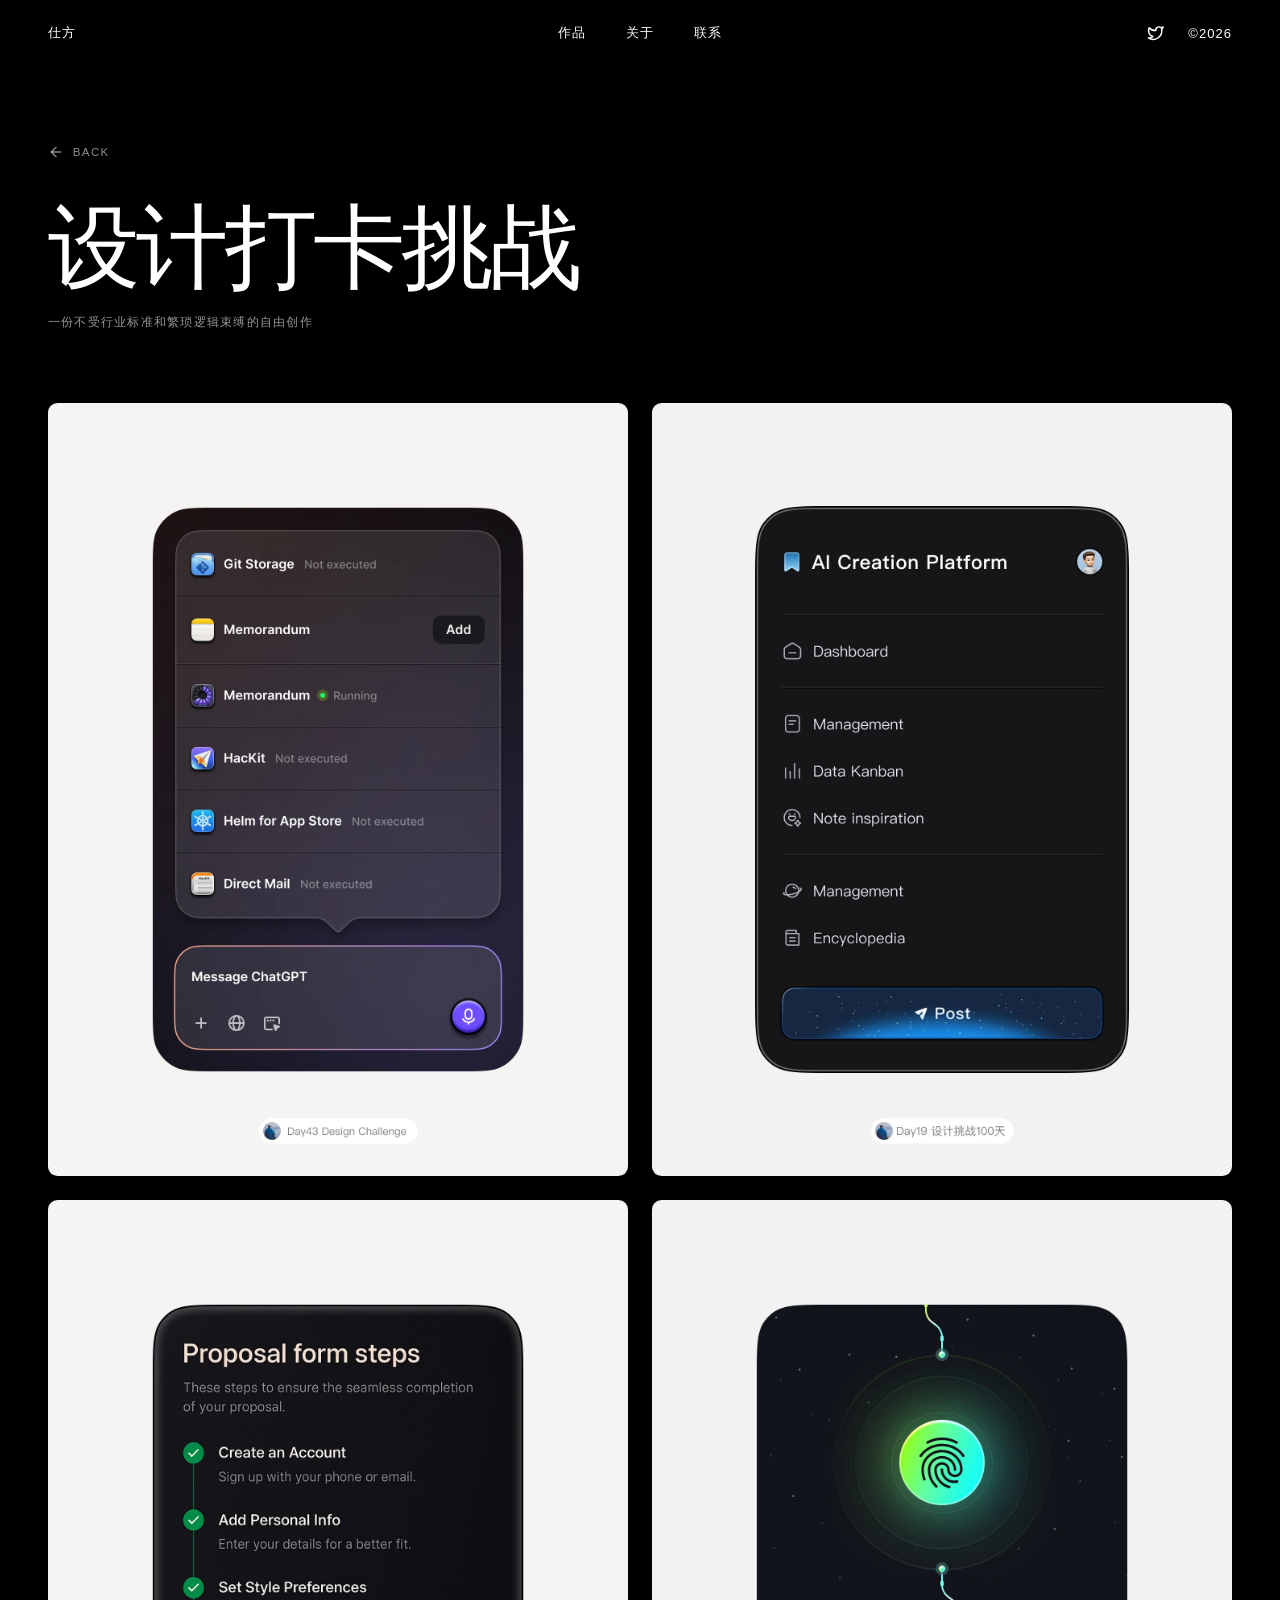
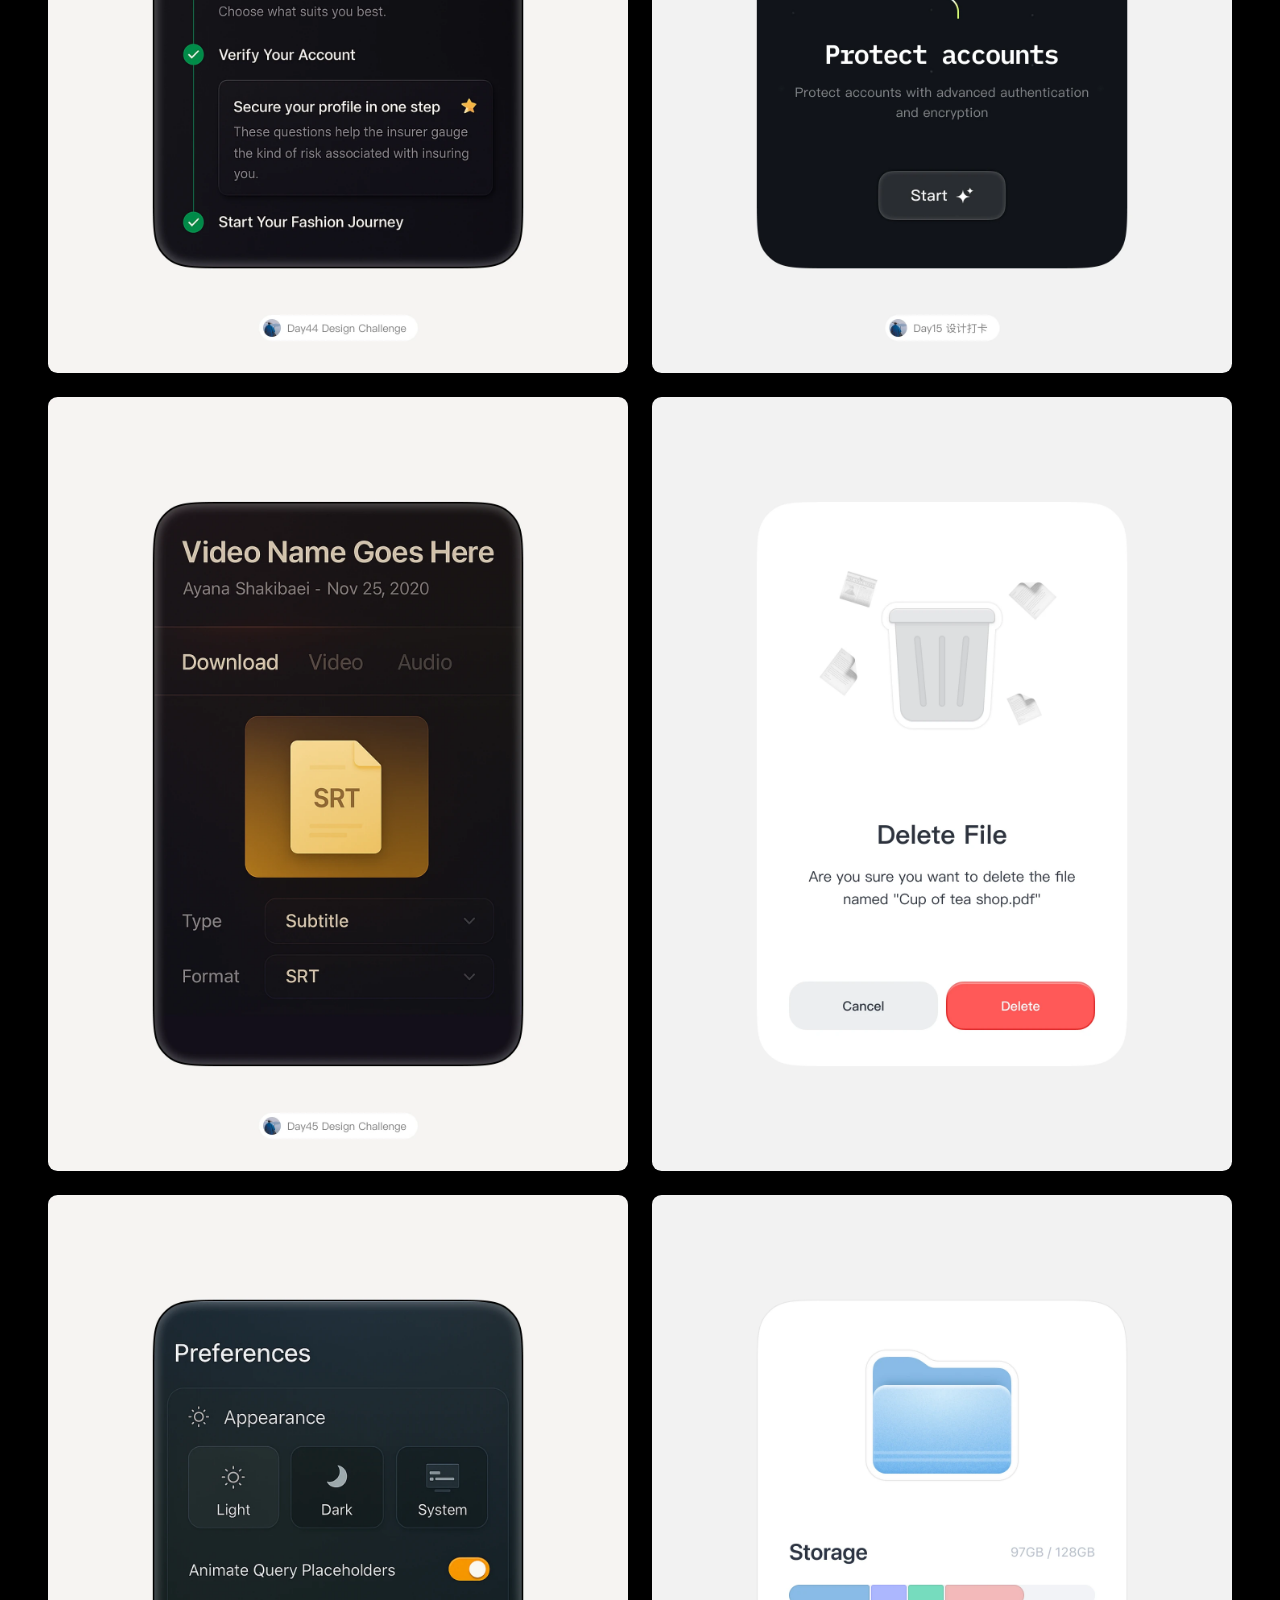
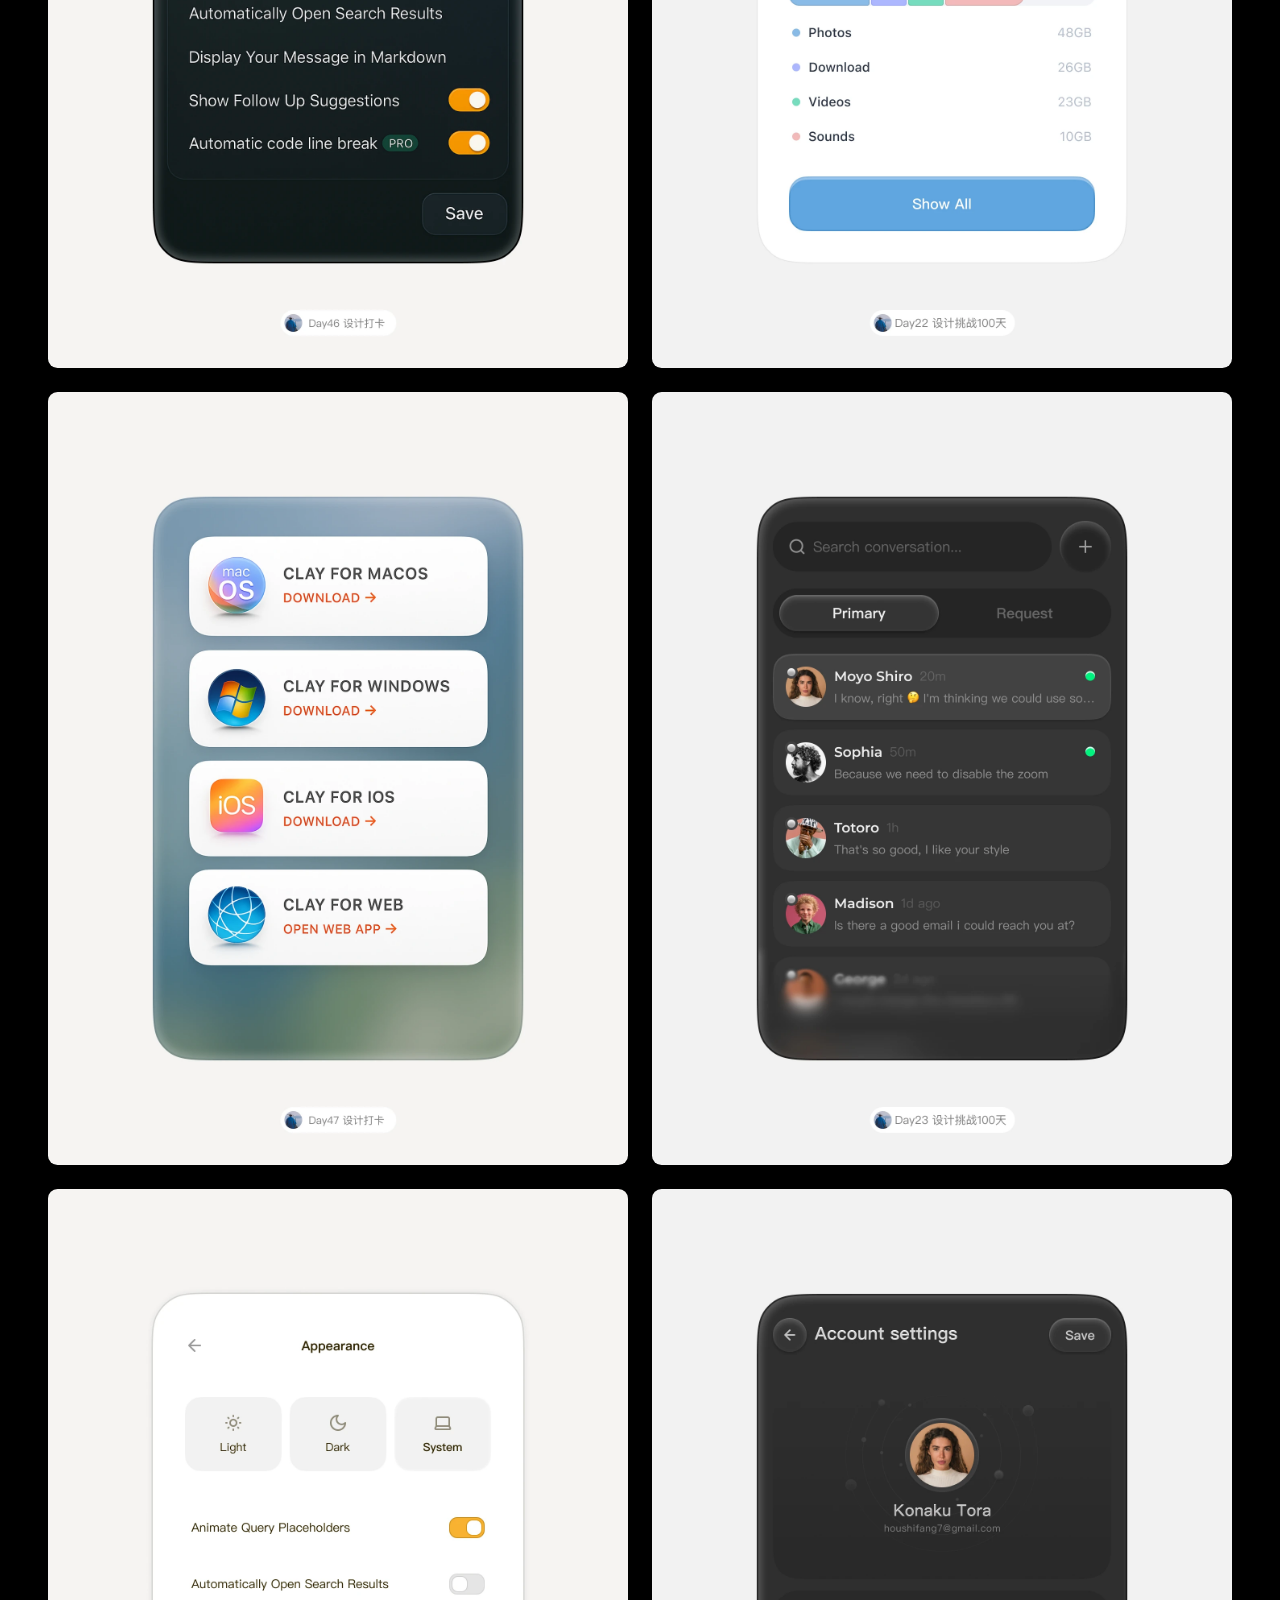
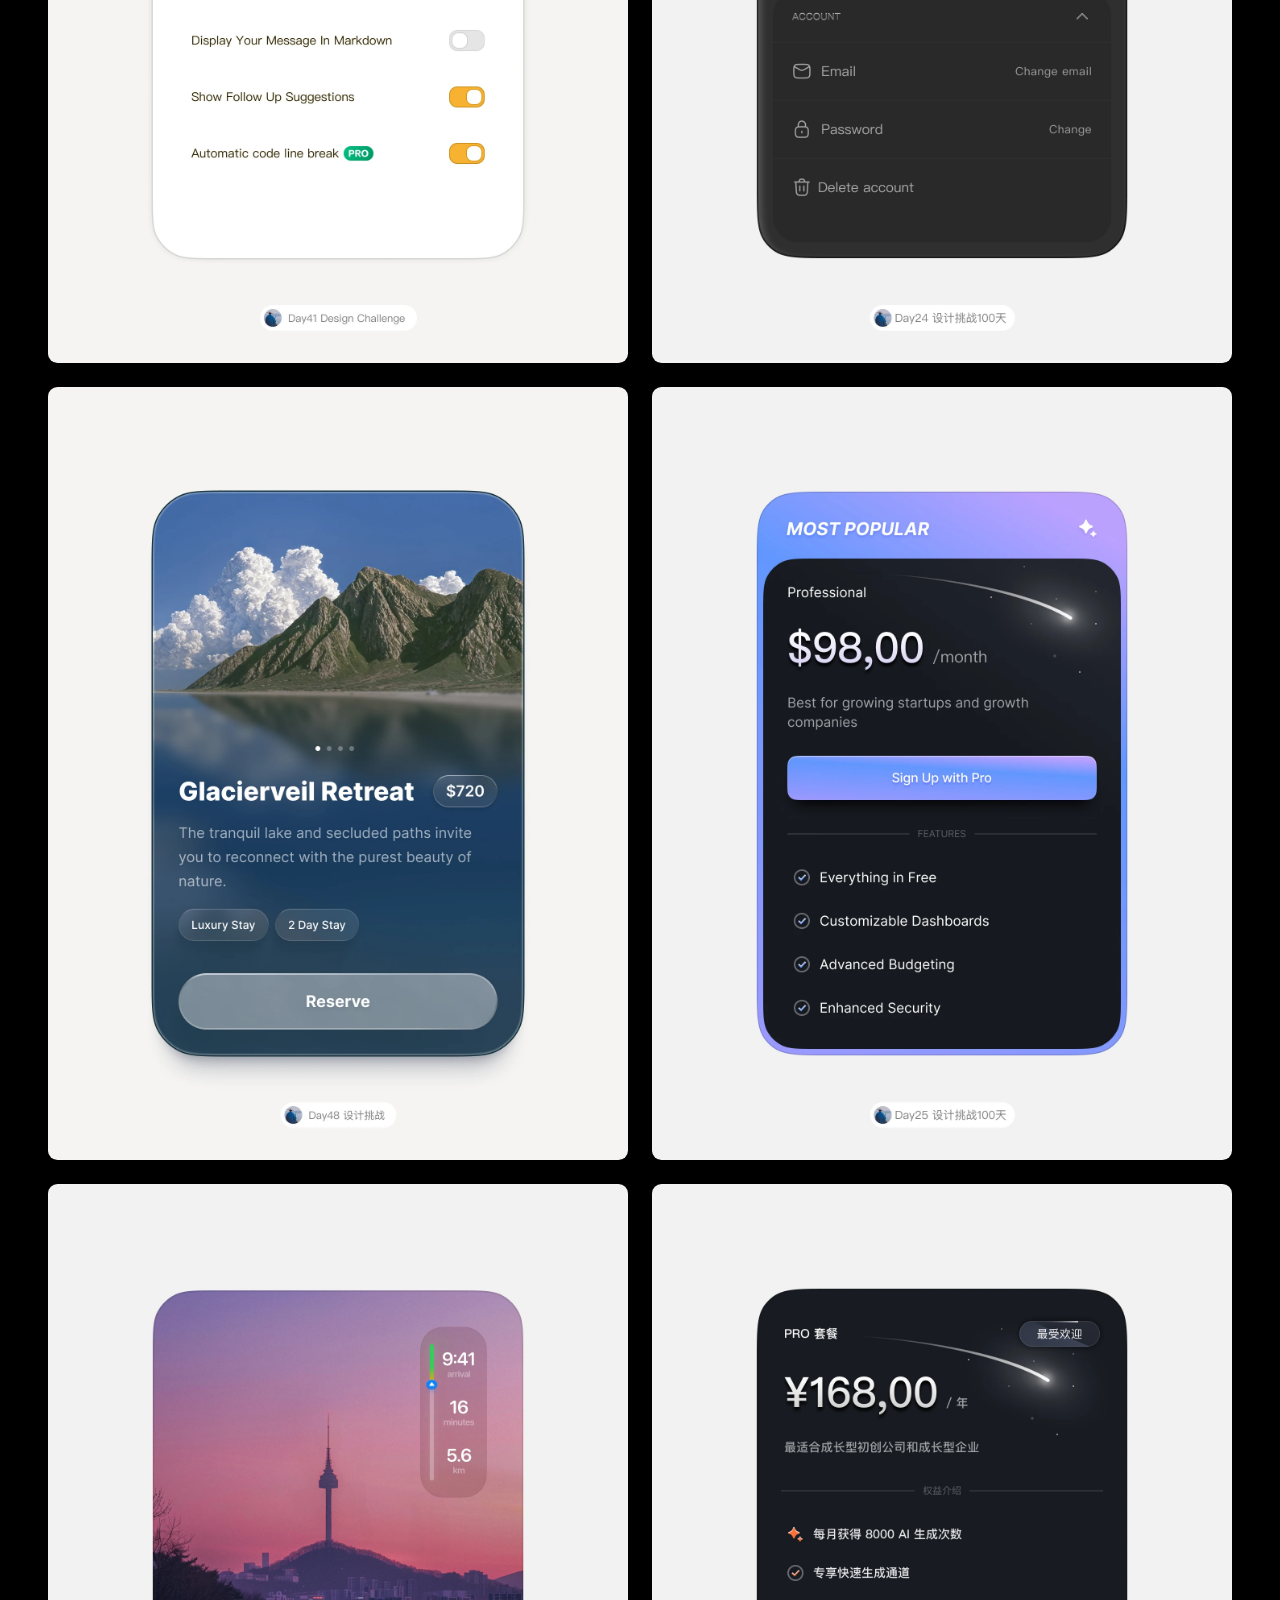
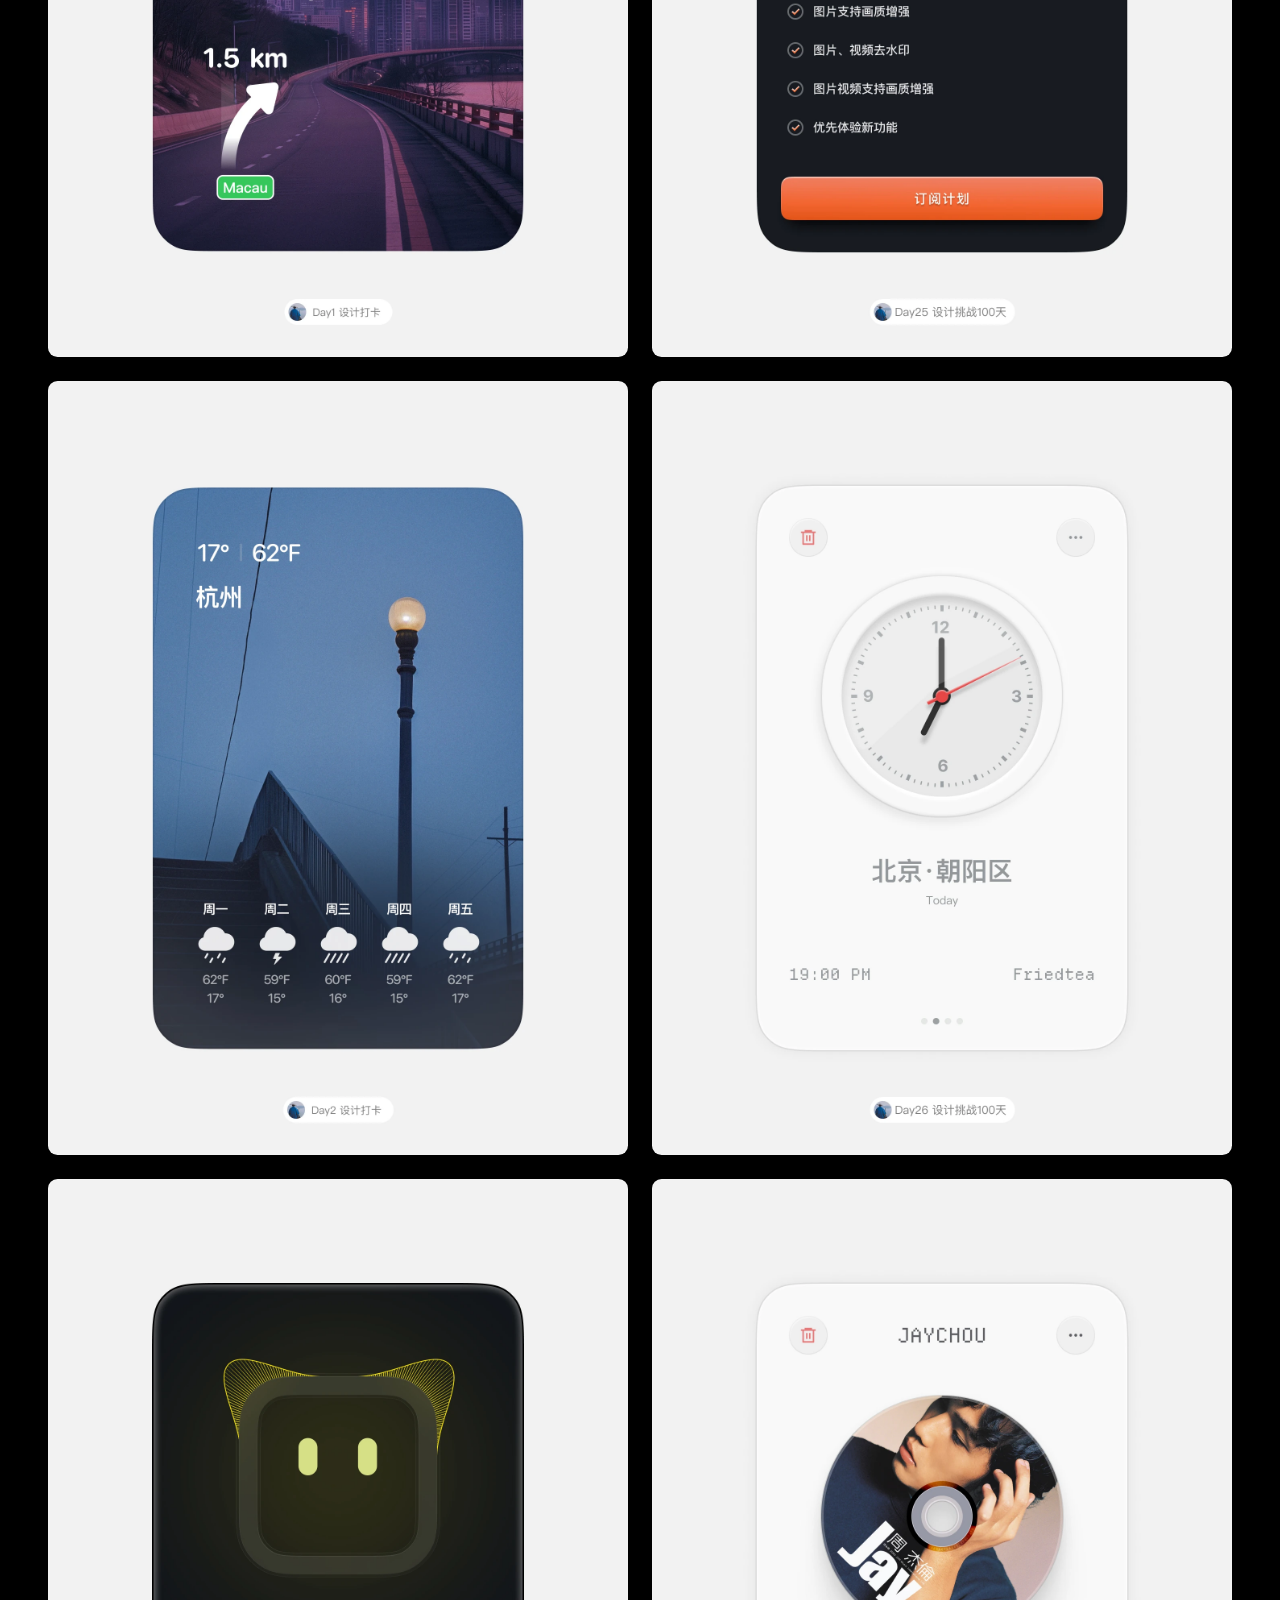
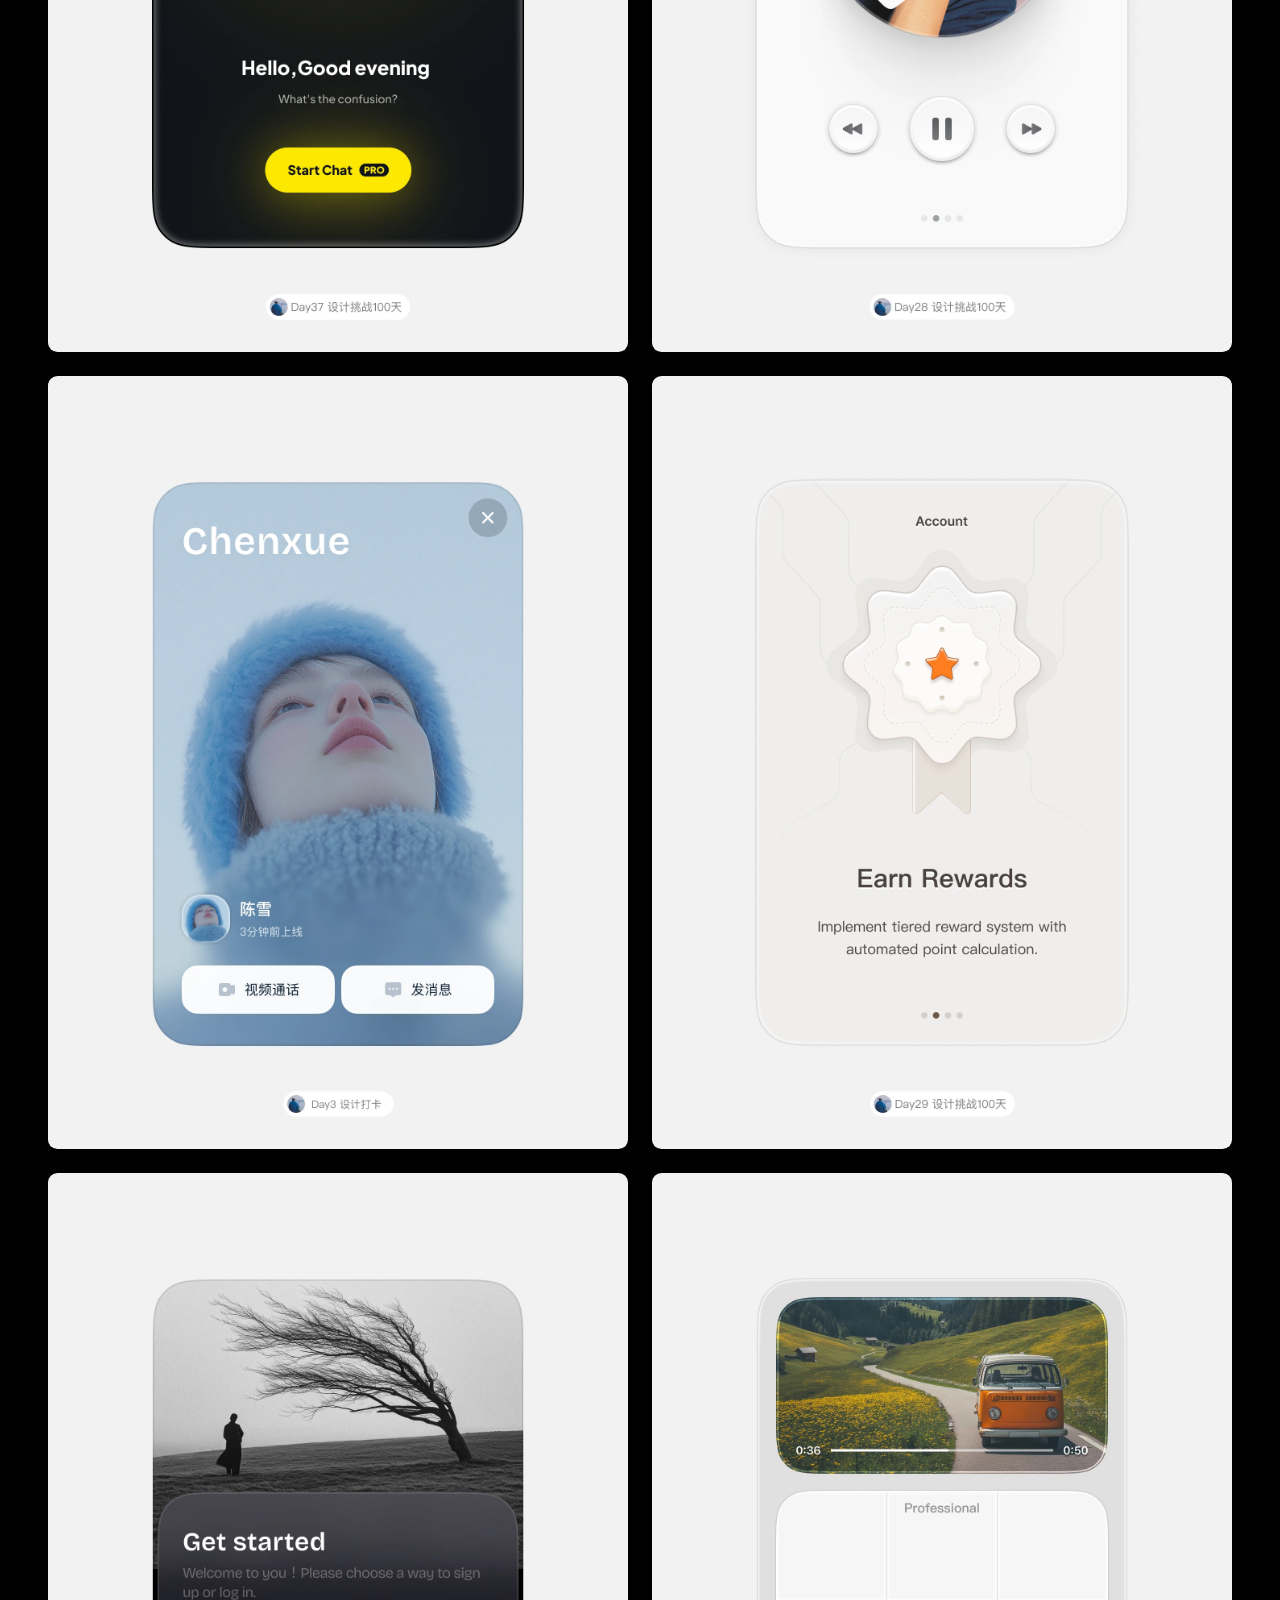
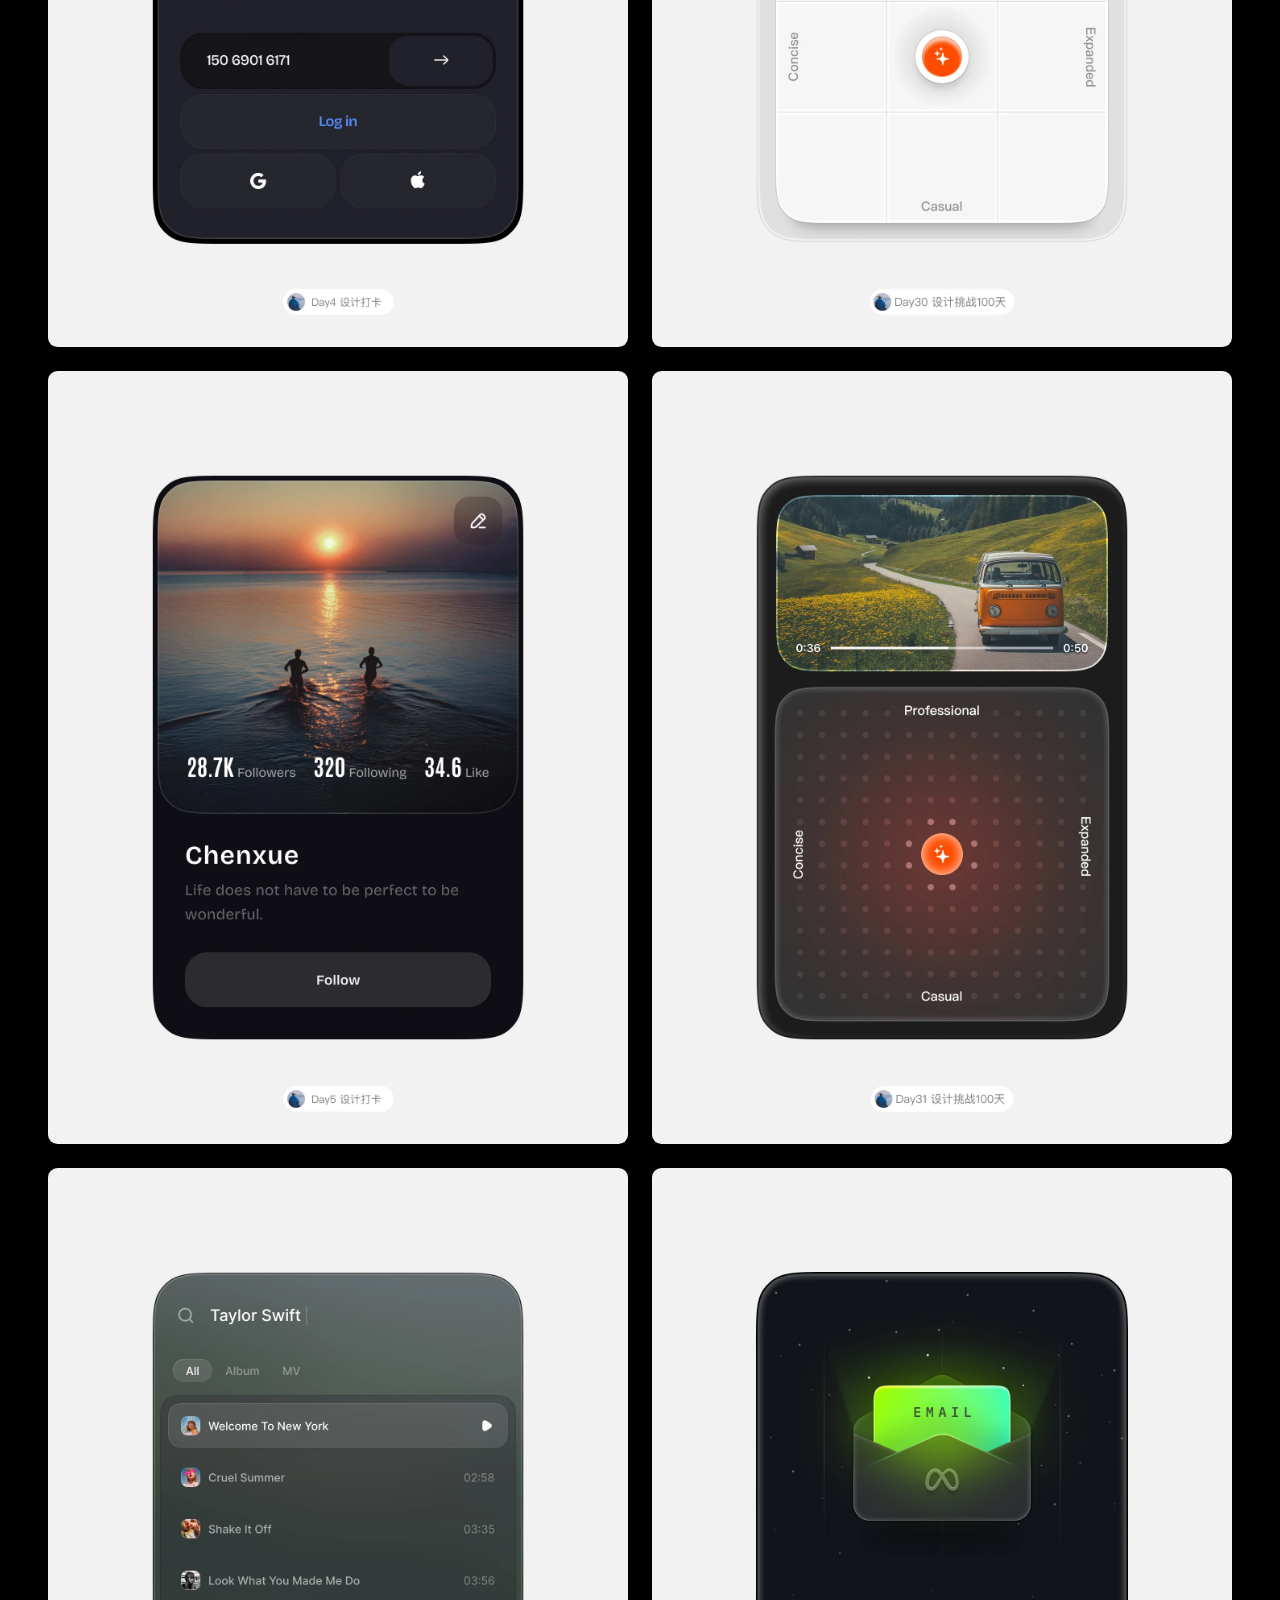
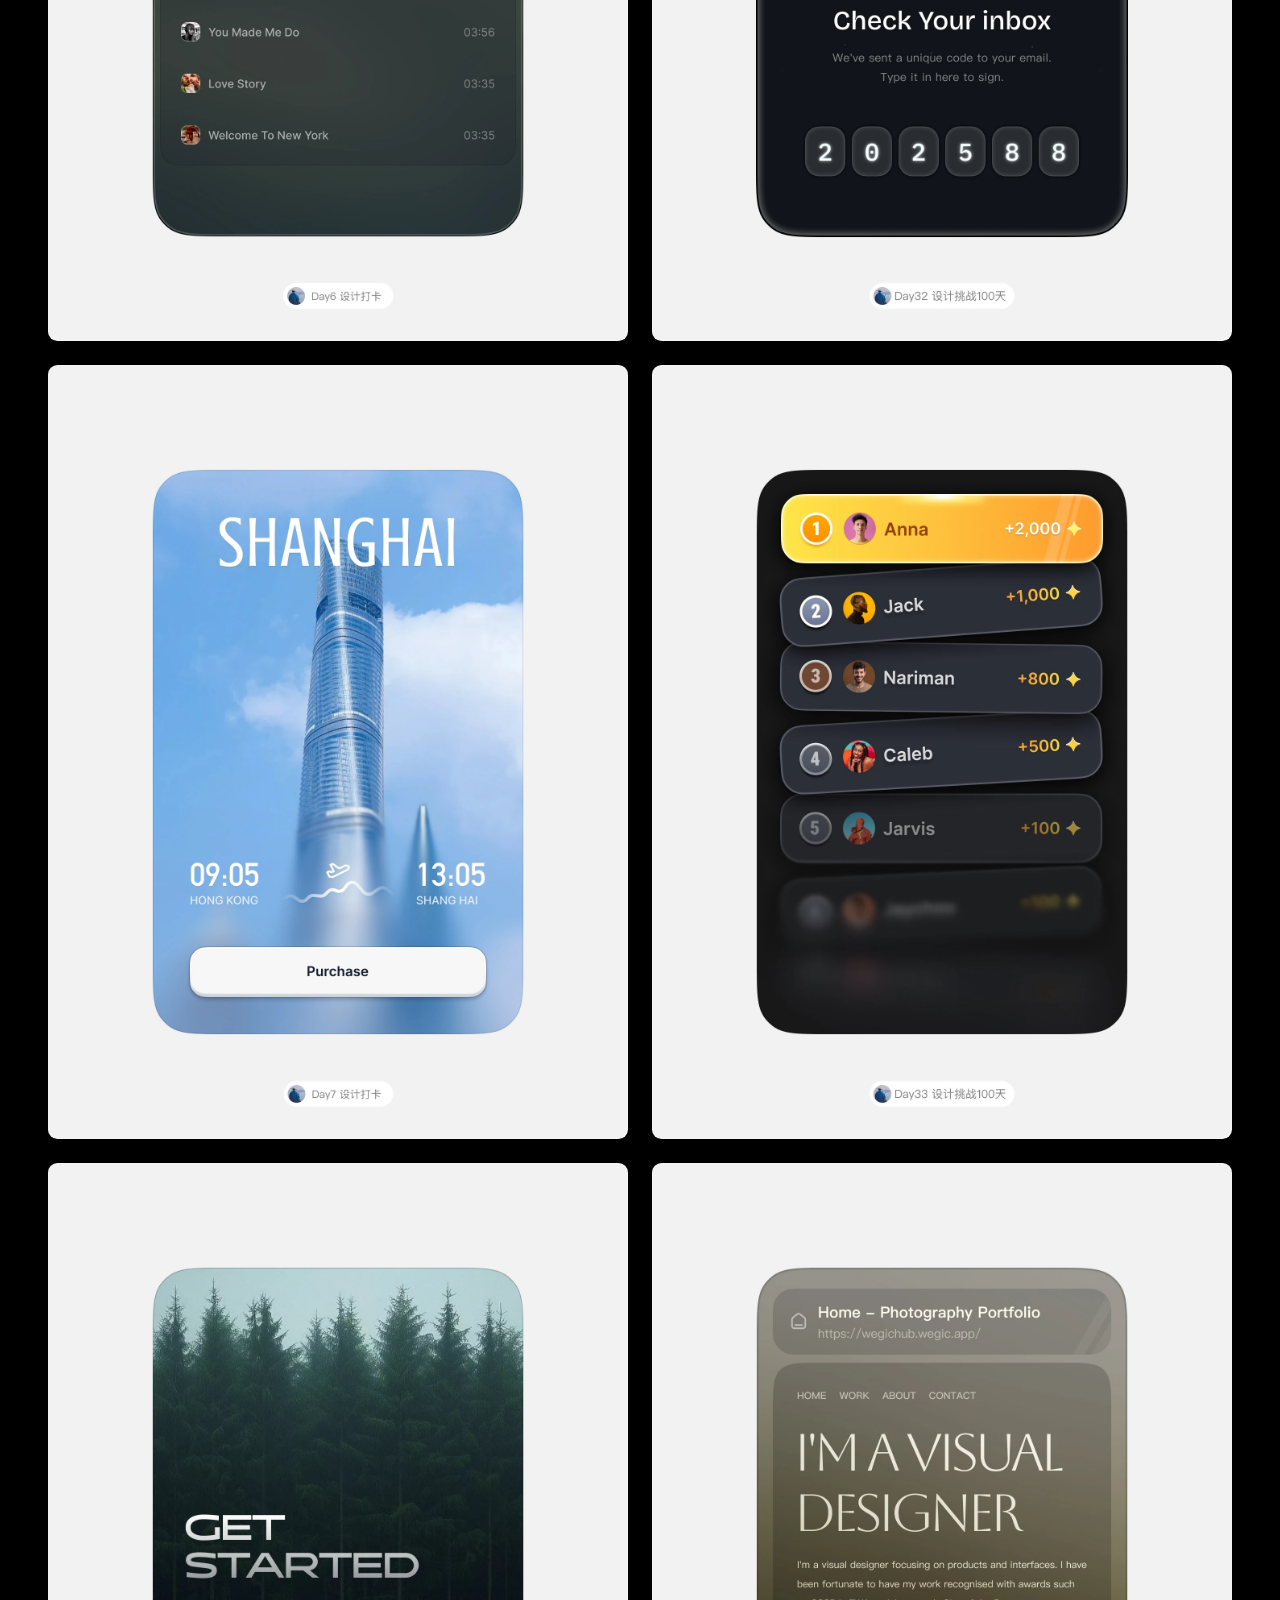
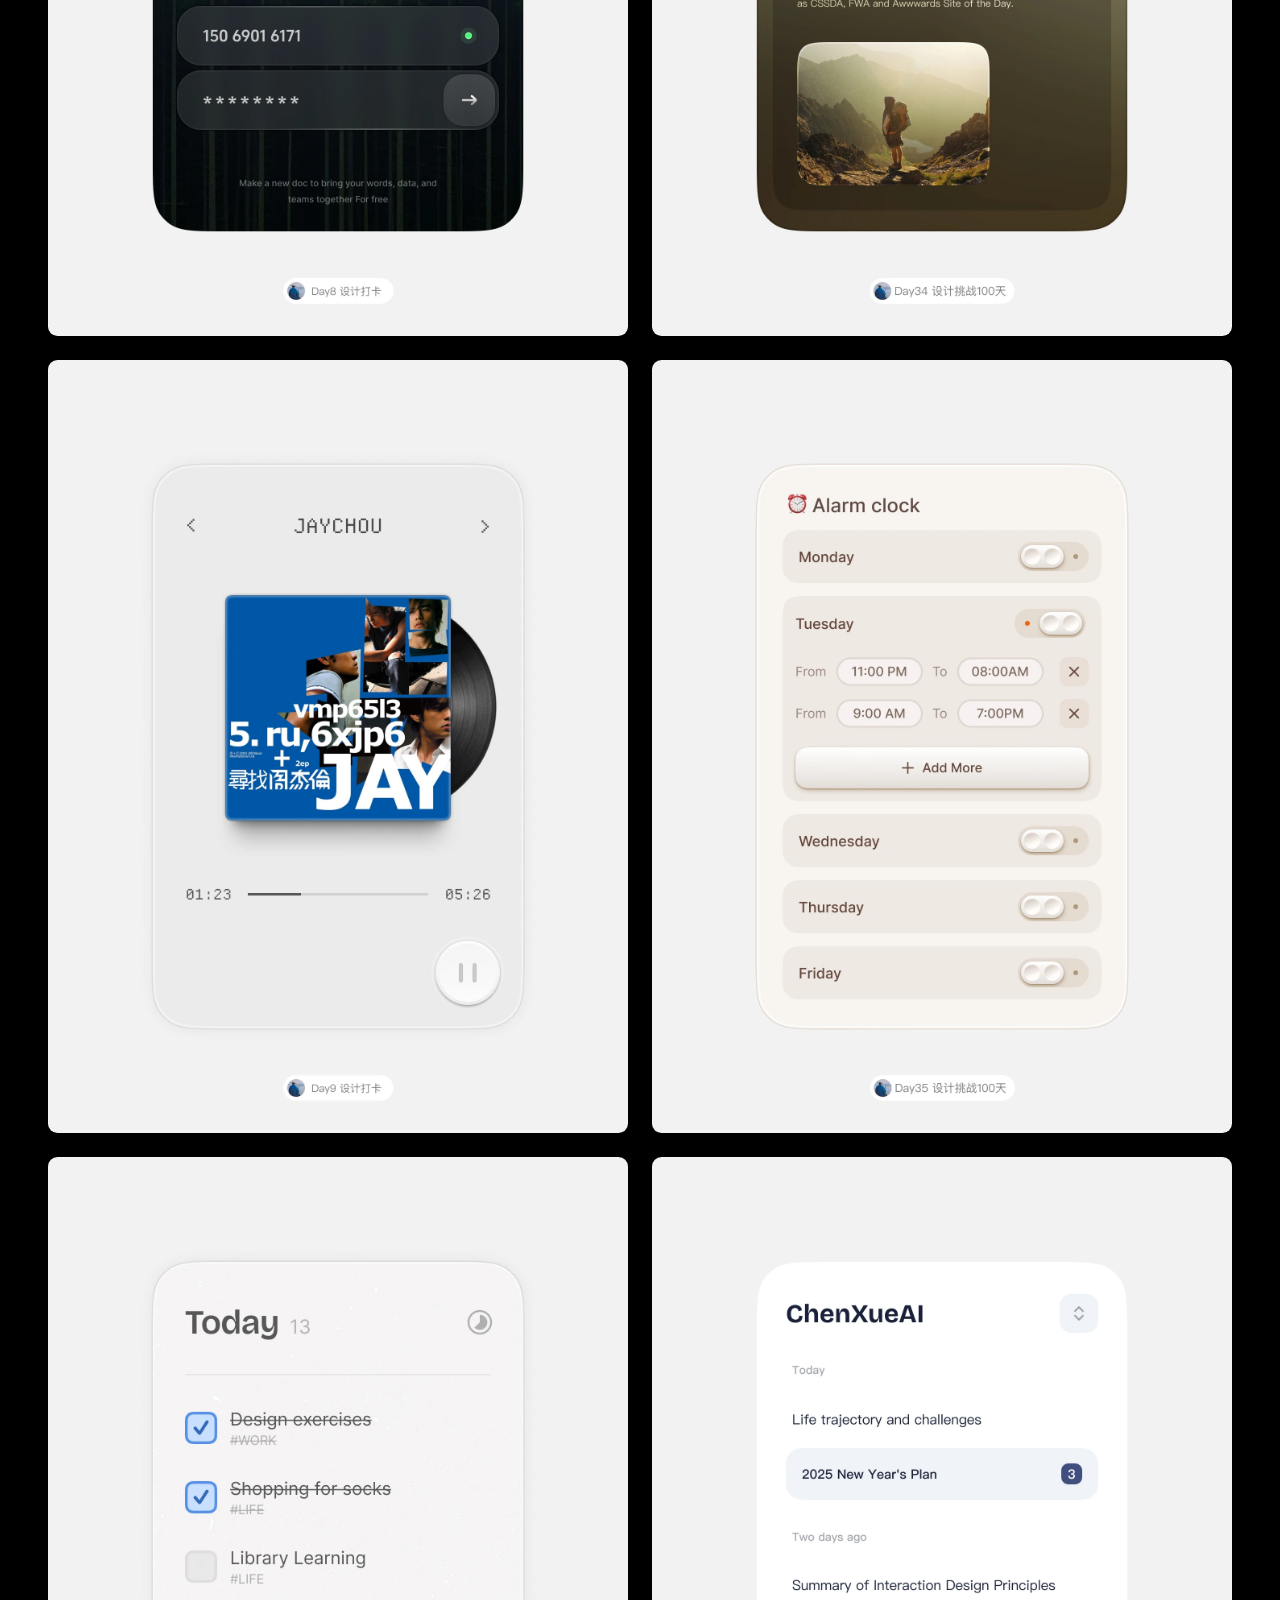
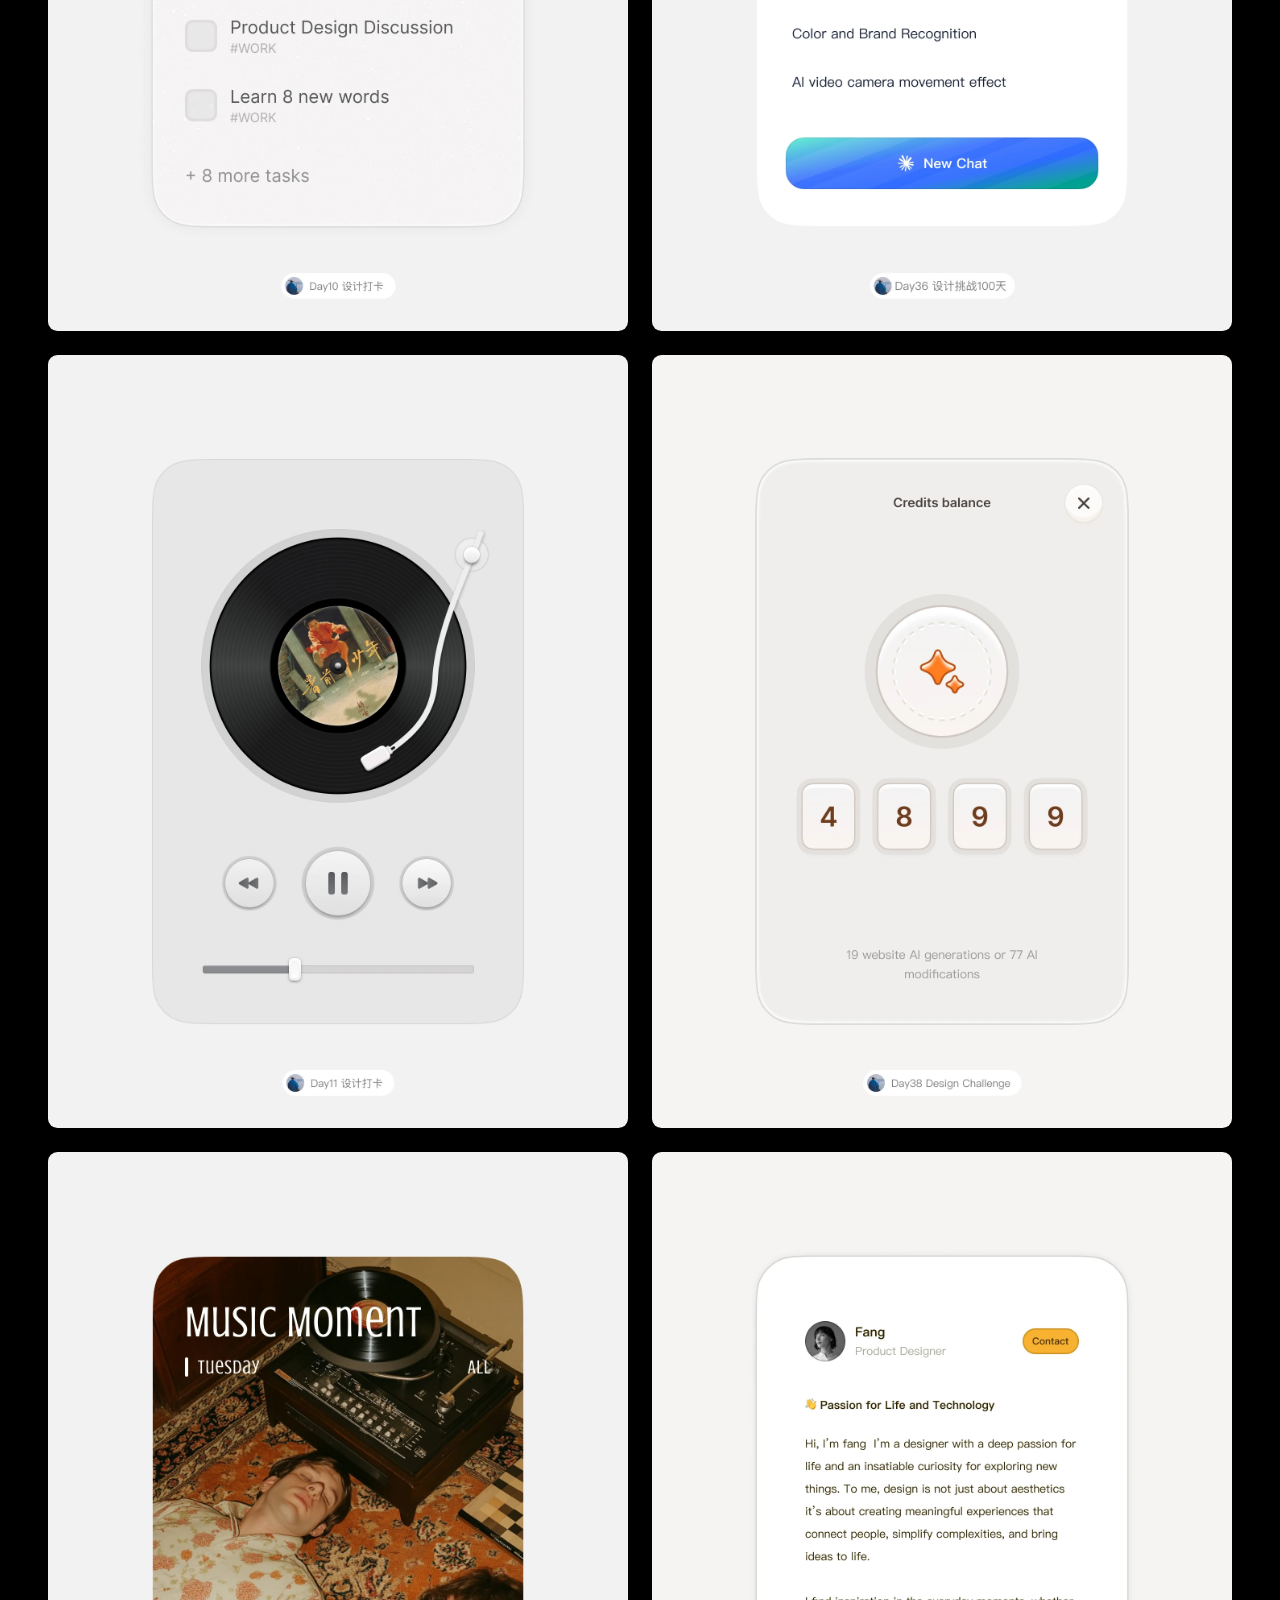
<file: dakafeng.html>
<!DOCTYPE html>
<html lang="zh">
<head>
  <meta charset="UTF-8">
  <meta name="viewport" content="width=device-width, initial-scale=1.0">
  <meta name="theme-color" content="#000000">
  <meta name="author" content="仕方 Shifang">
  <meta name="description" content="50 天设计打卡挑战，每天一份不受规范束缚的自由视觉表达。">
  <meta property="og:type" content="website">
  <meta property="og:title" content="设计打卡挑战 — 仕方">
  <meta property="og:description" content="50 天设计打卡挑战，每天一份不受规范束缚的自由视觉表达。">
  <meta property="og:image" content="./assets/projects/dakafengm.webp">
  <meta name="twitter:card" content="summary_large_image">
  <meta name="twitter:title" content="设计打卡挑战 — 仕方">
  <meta name="twitter:description" content="50 天设计打卡挑战，每天一份不受规范束缚的自由视觉表达。">
  <meta name="twitter:image" content="./assets/projects/dakafengm.webp">
  <meta name="twitter:creator" content="@faaaannng">
  <title>设计打卡挑战 — 仕方</title>
  <link rel="icon" type="image/png" href="./assets/ico.png">
  <link rel="stylesheet" href="style.css">
</head>
<body class="notes-page dakafeng-page">
  <div class="container">
    <header class="header">
      <div class="header-logo"><a href="index.html">仕方</a></div>
      <nav class="nav">
        <a href="index.html#work">作品</a>
        <a href="about.html">关于</a>
        <a href="about.html#contact">联系</a>
      </nav>
      <div class="header-right">
        <a href="https://x.com/faaaannng" target="_blank" rel="noopener noreferrer" aria-label="Twitter" class="header-social">
          <svg viewBox="0 0 24 24" fill="none" stroke="currentColor" stroke-width="2" stroke-linecap="round" stroke-linejoin="round">
            <path d="M22 4s-.7 2.1-2 3.4c1.6 10-9.4 17.3-18 11.6 2.2.1 4.4-.6 6-2C3 15.5.5 9.6 3 5c2.2 2.6 5.6 4.1 9 4-.9-4.2 4-6.6 7-3.8 1.1 0 3-1.2 3-1.2z"></path>
          </svg>
        </a>
        <span class="header-year">©2026</span>
      </div>
    </header>

    <main class="dakafeng-main">
      <header class="notes-intro">
        <a class="notes-back" href="index.html" aria-label="返回首页">
          <svg class="notes-back-icon" viewBox="0 0 24 24" fill="none" stroke="currentColor" stroke-width="2" stroke-linecap="round" stroke-linejoin="round" aria-hidden="true">
            <path d="m12 19-7-7 7-7"/>
            <path d="M19 12H5"/>
          </svg>
          <span>Back</span>
        </a>
        <h1 class="notes-title">设计打卡挑战</h1>
        <p class="notes-subtitle">一份不受行业标准和繁琐逻辑束缚的自由创作</p>
      </header>

      <section class="dakafeng-grid" id="dakafeng-grid" aria-label="设计作品集"></section>

      <footer class="notes-footer">
        <a class="notes-back" href="index.html" aria-label="返回首页">
          <svg class="notes-back-icon" viewBox="0 0 24 24" fill="none" stroke="currentColor" stroke-width="2" stroke-linecap="round" stroke-linejoin="round" aria-hidden="true">
            <path d="m12 19-7-7 7-7"/>
            <path d="M19 12H5"/>
          </svg>
          <span>Back to home</span>
        </a>
      </footer>
    </main>
  </div>

  <site-footer></site-footer>

  <script src="./assets/vendor/gsap.min.js"></script>
  <script src="./assets/vendor/lenis.min.js"></script>
  <script src="dakafeng.js"></script>
  <script src="./assets/site-footer.js" defer></script>
</body>
</html>
</file>
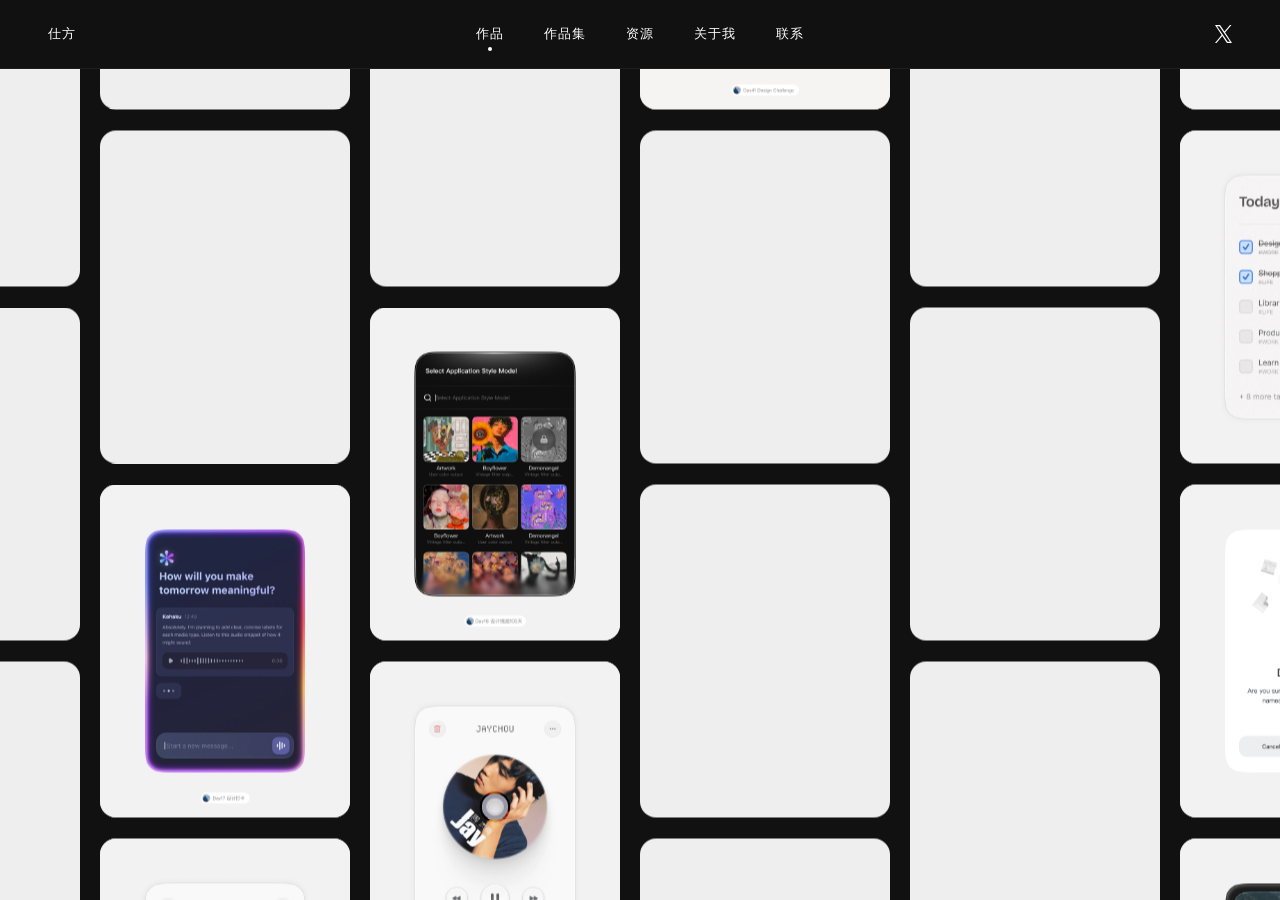
<file: design-challenge.html>
<!DOCTYPE html>
<html lang="zh">
<head>
  <meta charset="UTF-8">
  <meta name="viewport" content="width=device-width, initial-scale=1.0">
  <meta name="theme-color" content="#111111">
  <meta name="author" content="仕方 Shifang">
  <meta name="description" content="50 天设计打卡挑战，在全屏画廊中探索 50 份自由的视觉表达。">
  <meta property="og:type" content="website">
  <meta property="og:title" content="设计打卡挑战 — 仕方">
  <meta property="og:description" content="50 天设计打卡挑战，在全屏画廊中探索 50 份自由的视觉表达。">
  <meta property="og:image" content="./assets/projects/dakafengm.webp">
  <meta name="twitter:card" content="summary_large_image">
  <meta name="twitter:title" content="设计打卡挑战 — 仕方">
  <meta name="twitter:description" content="50 天设计打卡挑战，在全屏画廊中探索 50 份自由的视觉表达。">
  <meta name="twitter:image" content="./assets/projects/dakafengm.webp">
  <meta name="twitter:creator" content="@faaaannng">
  <title>设计打卡挑战 — 仕方</title>
  <link rel="icon" type="image/png" href="./assets/site/ico.png">
  <link rel="stylesheet" href="./css/style.css">
  <link rel="stylesheet" href="./css/design-challenge.css?v=20261110-fullscreen">
  <script src="./assets/vendor/gsap.min.js" defer></script>
  <script src="./js/pages/design-challenge-geometry.js?v=20261102-gallery" defer></script>
  <script src="./js/pages/design-challenge.js?v=20261102-gallery" defer></script>
  <script src="./js/shared/site-nav.js" defer></script>
</head>
<body class="design-challenge-page">
  <header class="header">
    <div class="header-logo"><a href="index.html">仕方</a></div>
    <nav class="nav" aria-label="主导航">
      <a href="index.html#work" aria-current="page">作品</a>
      <a href="https://www.figma.com/proto/aO2AUhVDkXTRNBuerHVk2A/%E4%BE%AF%E4%BB%95%E6%96%B9-%E4%BD%9C%E5%93%81%E9%9B%86?node-id=1-254&amp;viewport=126%2C377%2C0.54&amp;t=DtWwvMKI6NjoDiW0-1&amp;scaling=min-zoom&amp;content-scaling=fixed&amp;page-id=0%3A1" target="_blank" rel="noopener noreferrer">作品集</a>
      <a href="resources.html">资源</a>
      <a href="about.html">关于我</a>
      <a href="about.html#contact">联系</a>
    </nav>
    <div class="header-right">
      <a href="https://x.com/faaaannng" target="_blank" rel="noopener noreferrer" aria-label="X（原 Twitter）" class="header-social">
        <img src="./assets/site/x-logo.svg" alt="" width="18" height="18">
      </a>
    </div>
  </header>

  <main id="gallery-viewport" class="gallery-viewport" tabindex="0" aria-label="设计打卡挑战，拖动或滚轮浏览，方向键移动，回车放大作品">
    <div id="gallery-world" class="gallery-world"></div>
  </main>
  <dialog id="gallery-dialog" class="gallery-dialog" aria-label="作品预览，点击或按 Escape 返回，方向键切换">
    <img id="gallery-image" alt="" draggable="false">
  </dialog>
</body>
</html>
</file>
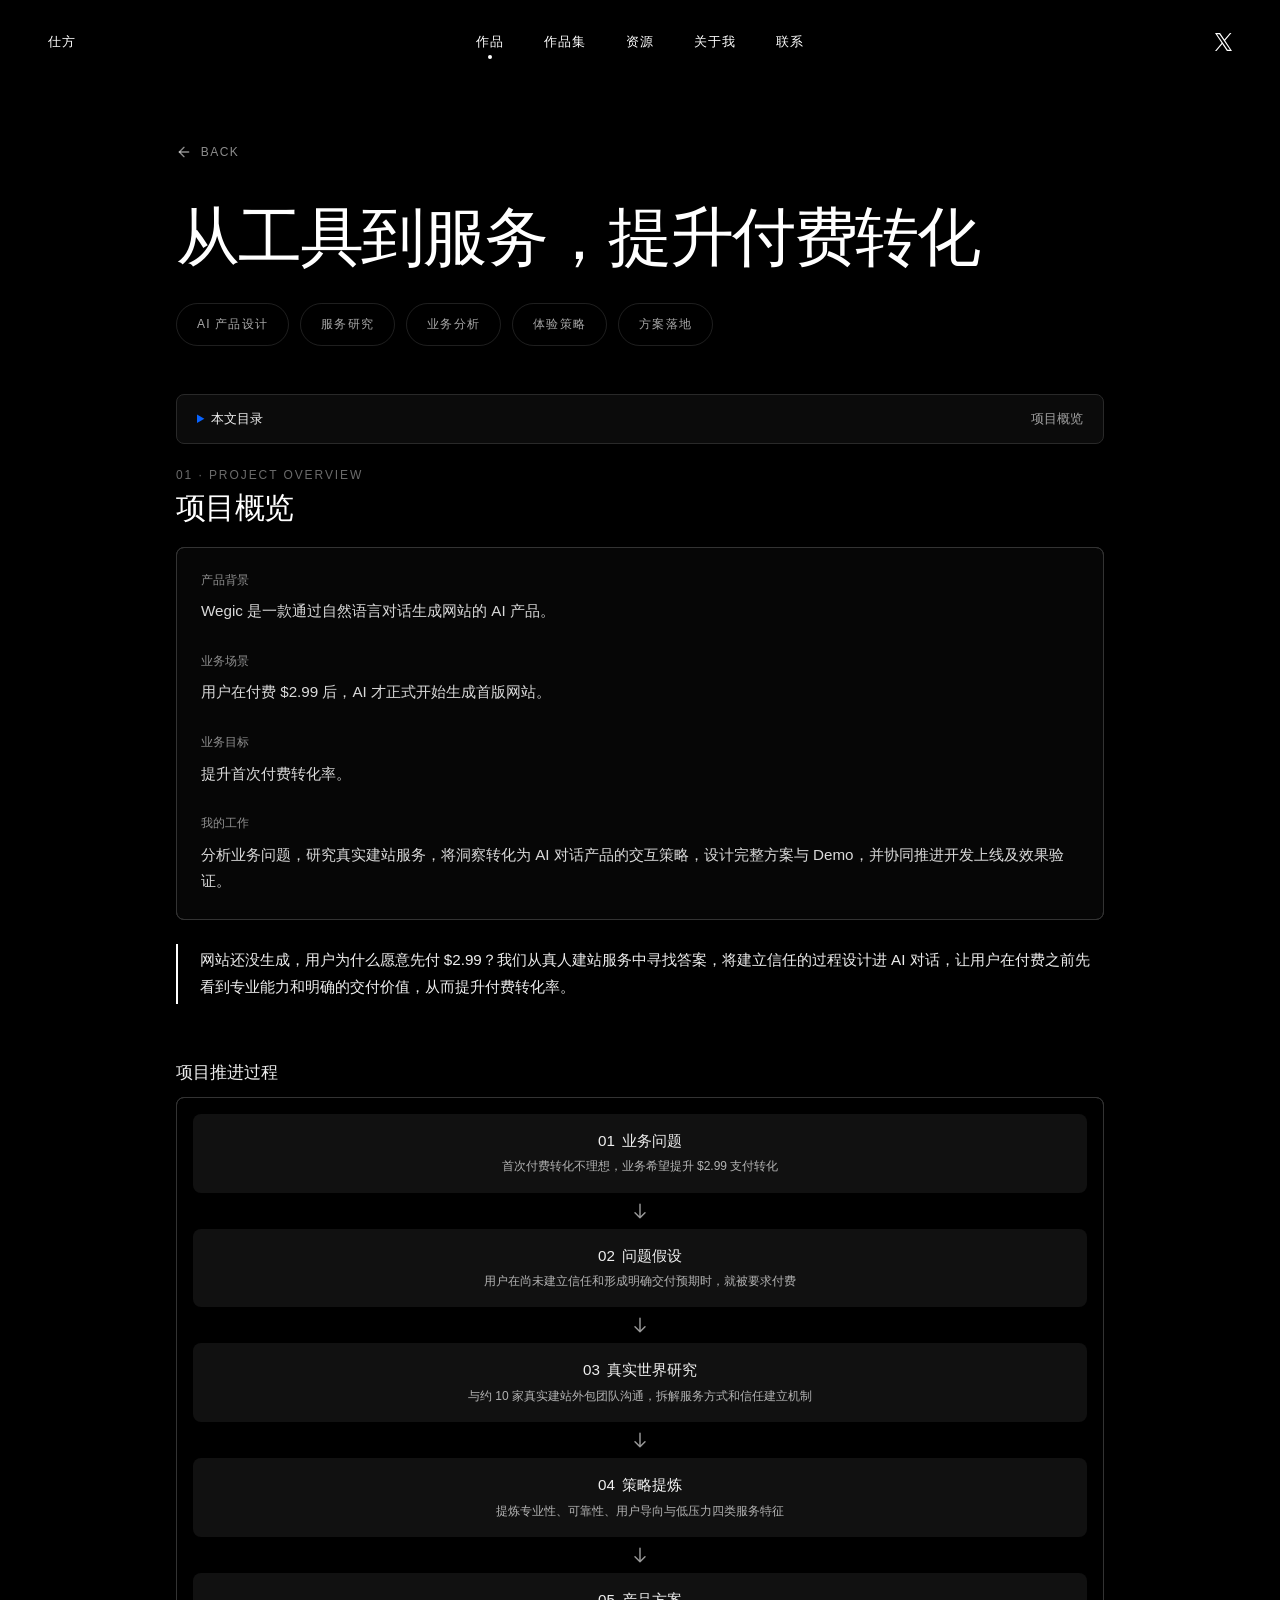
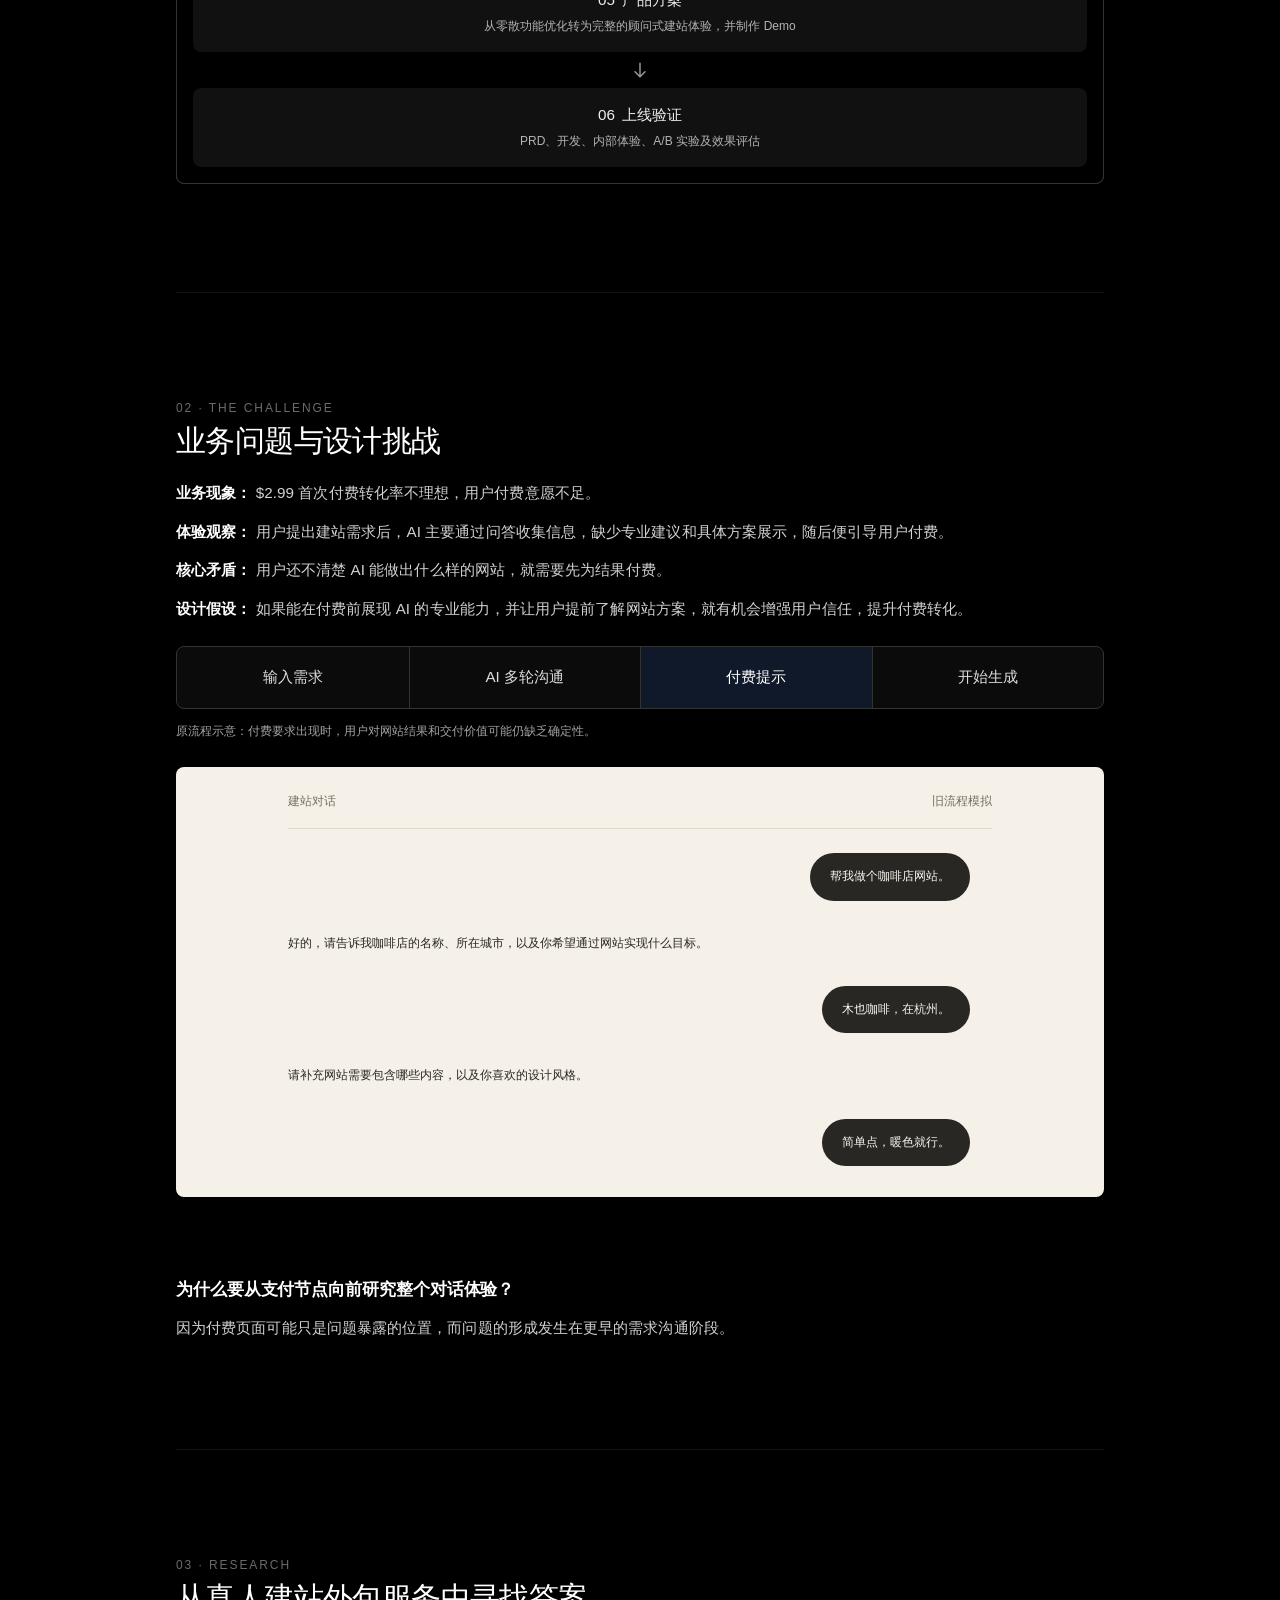
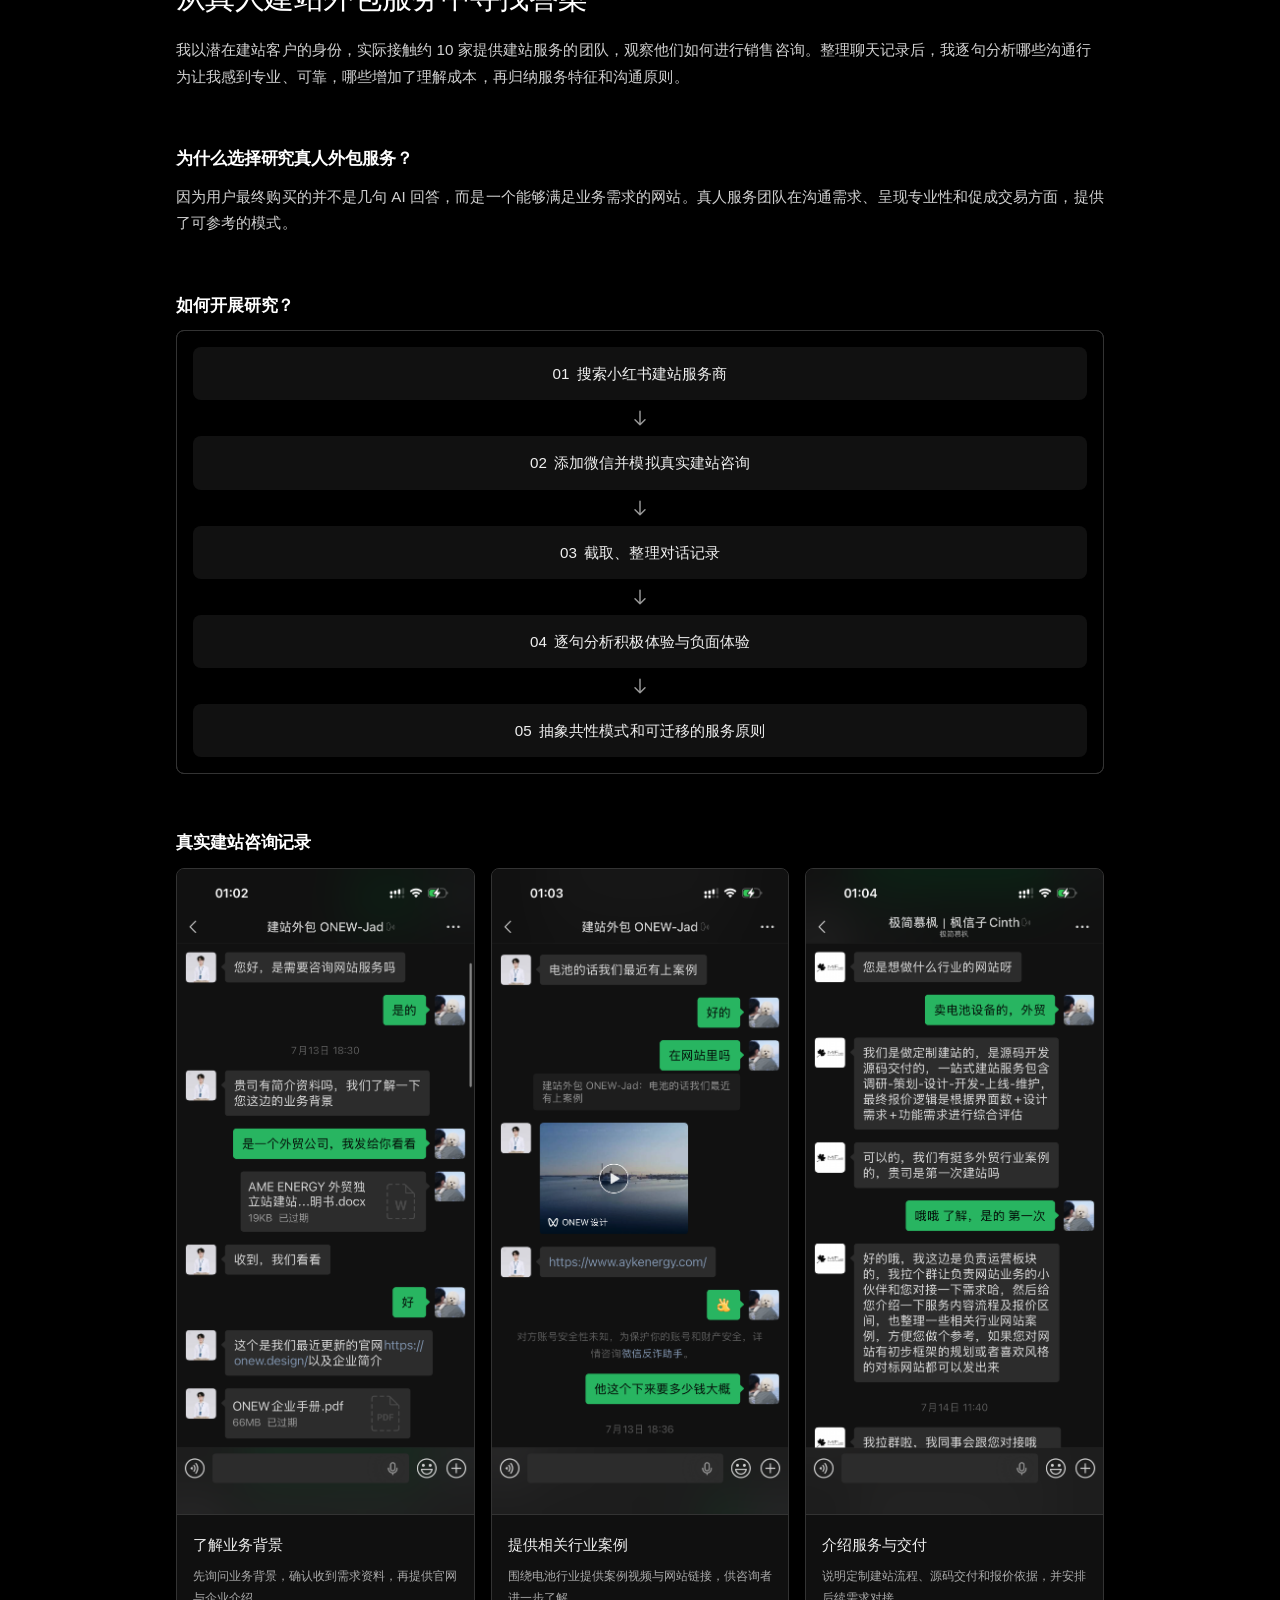
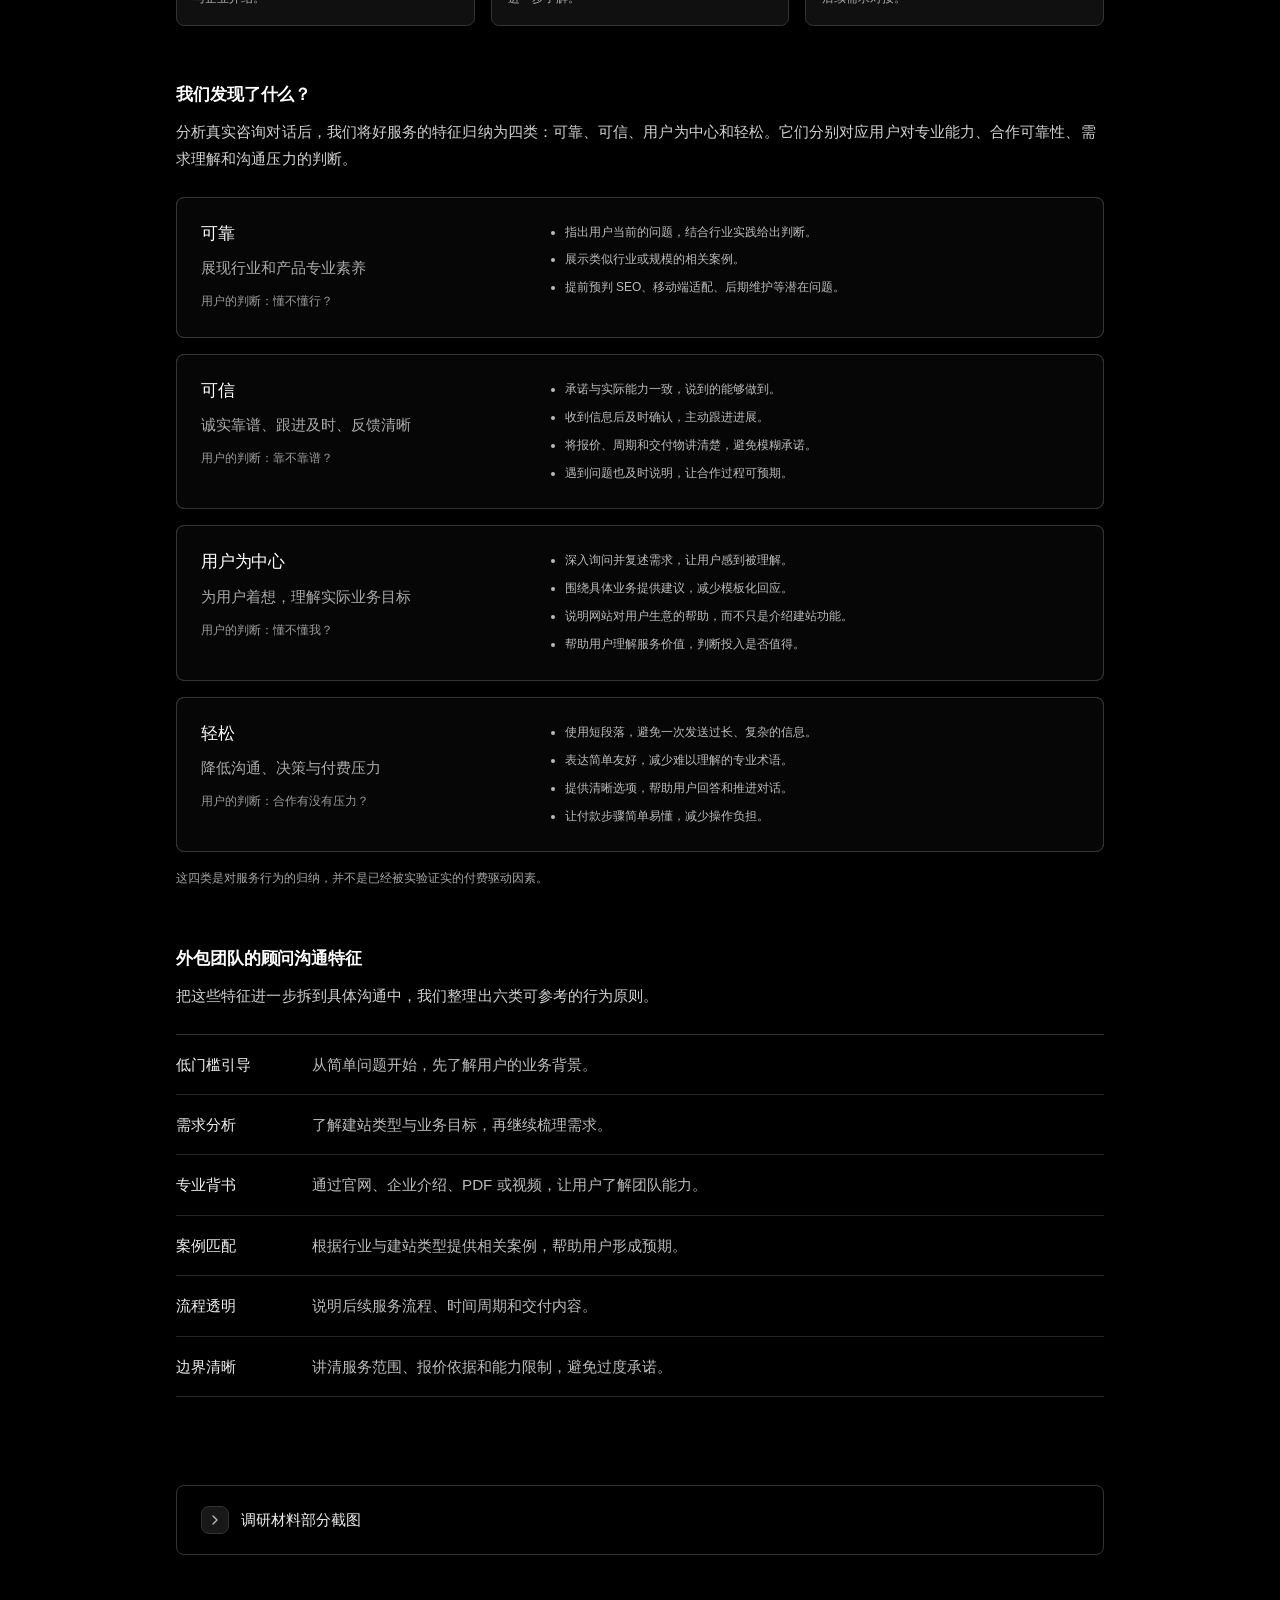
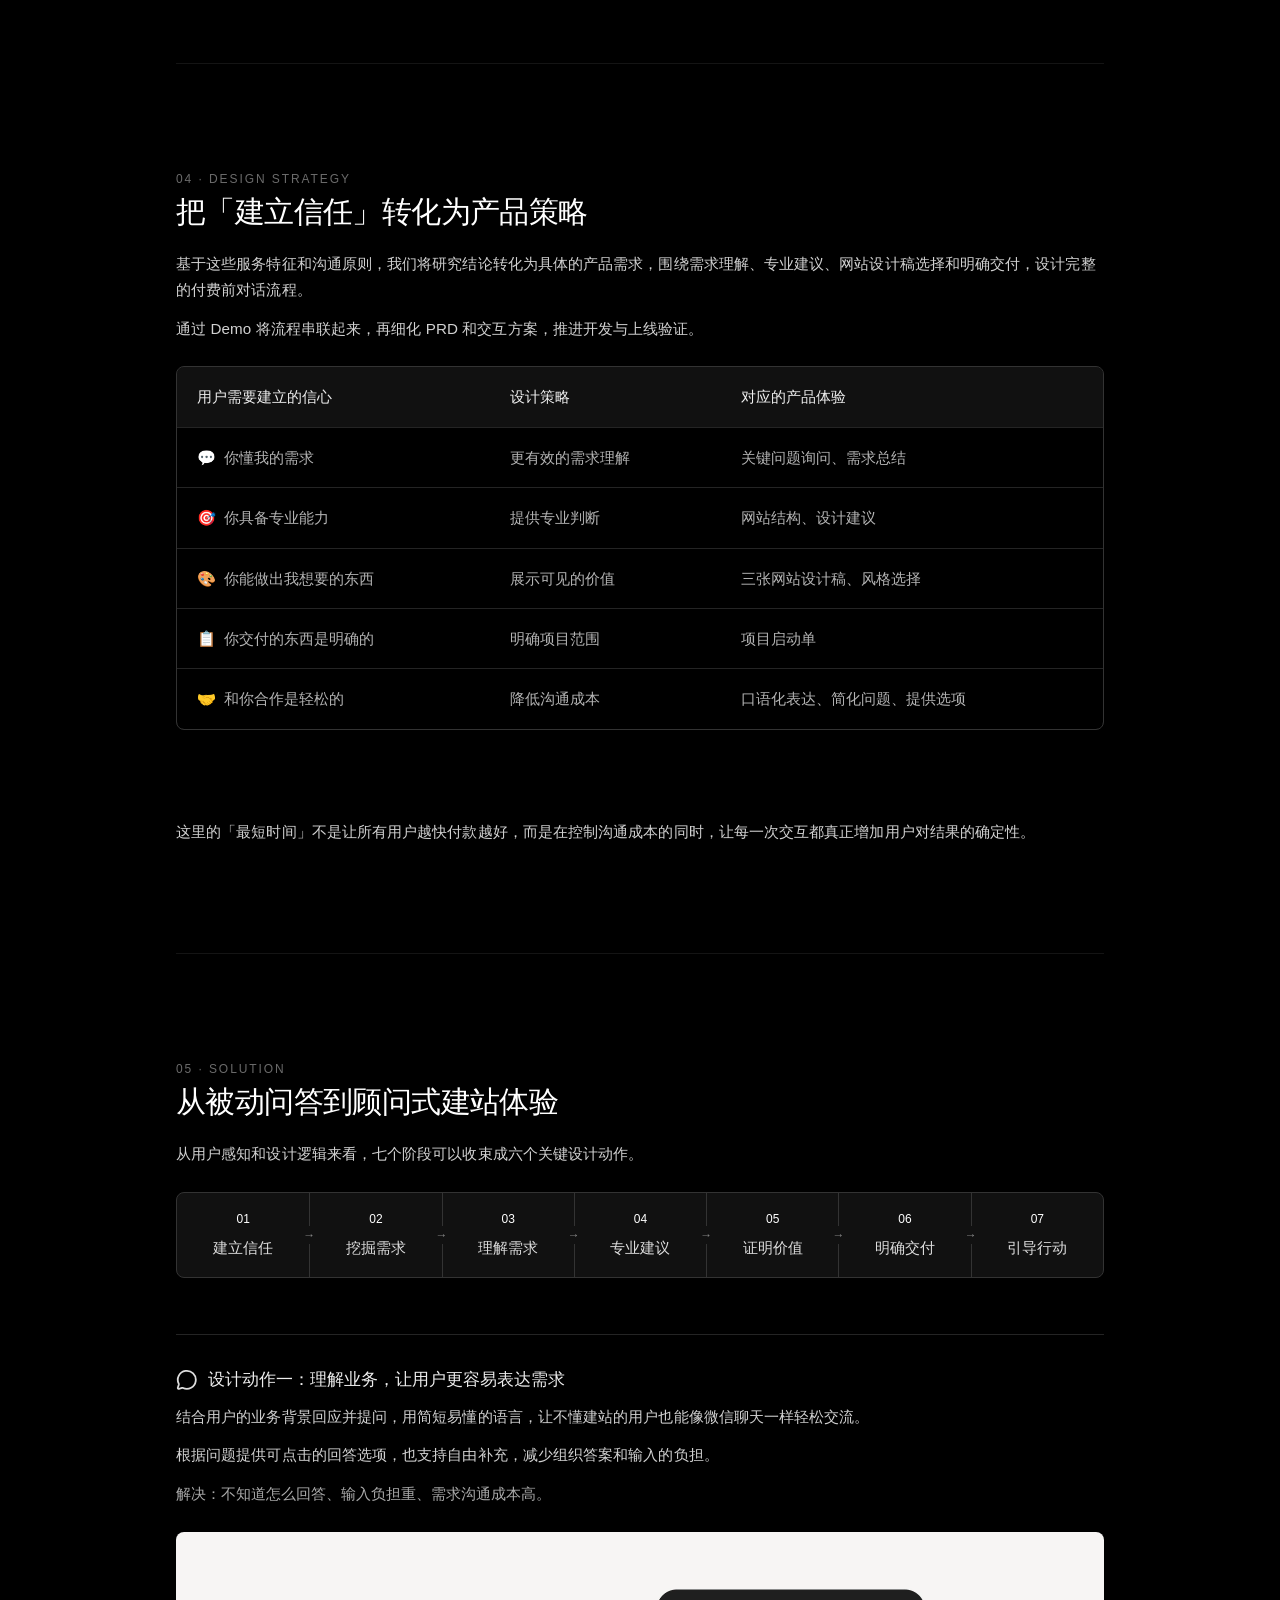
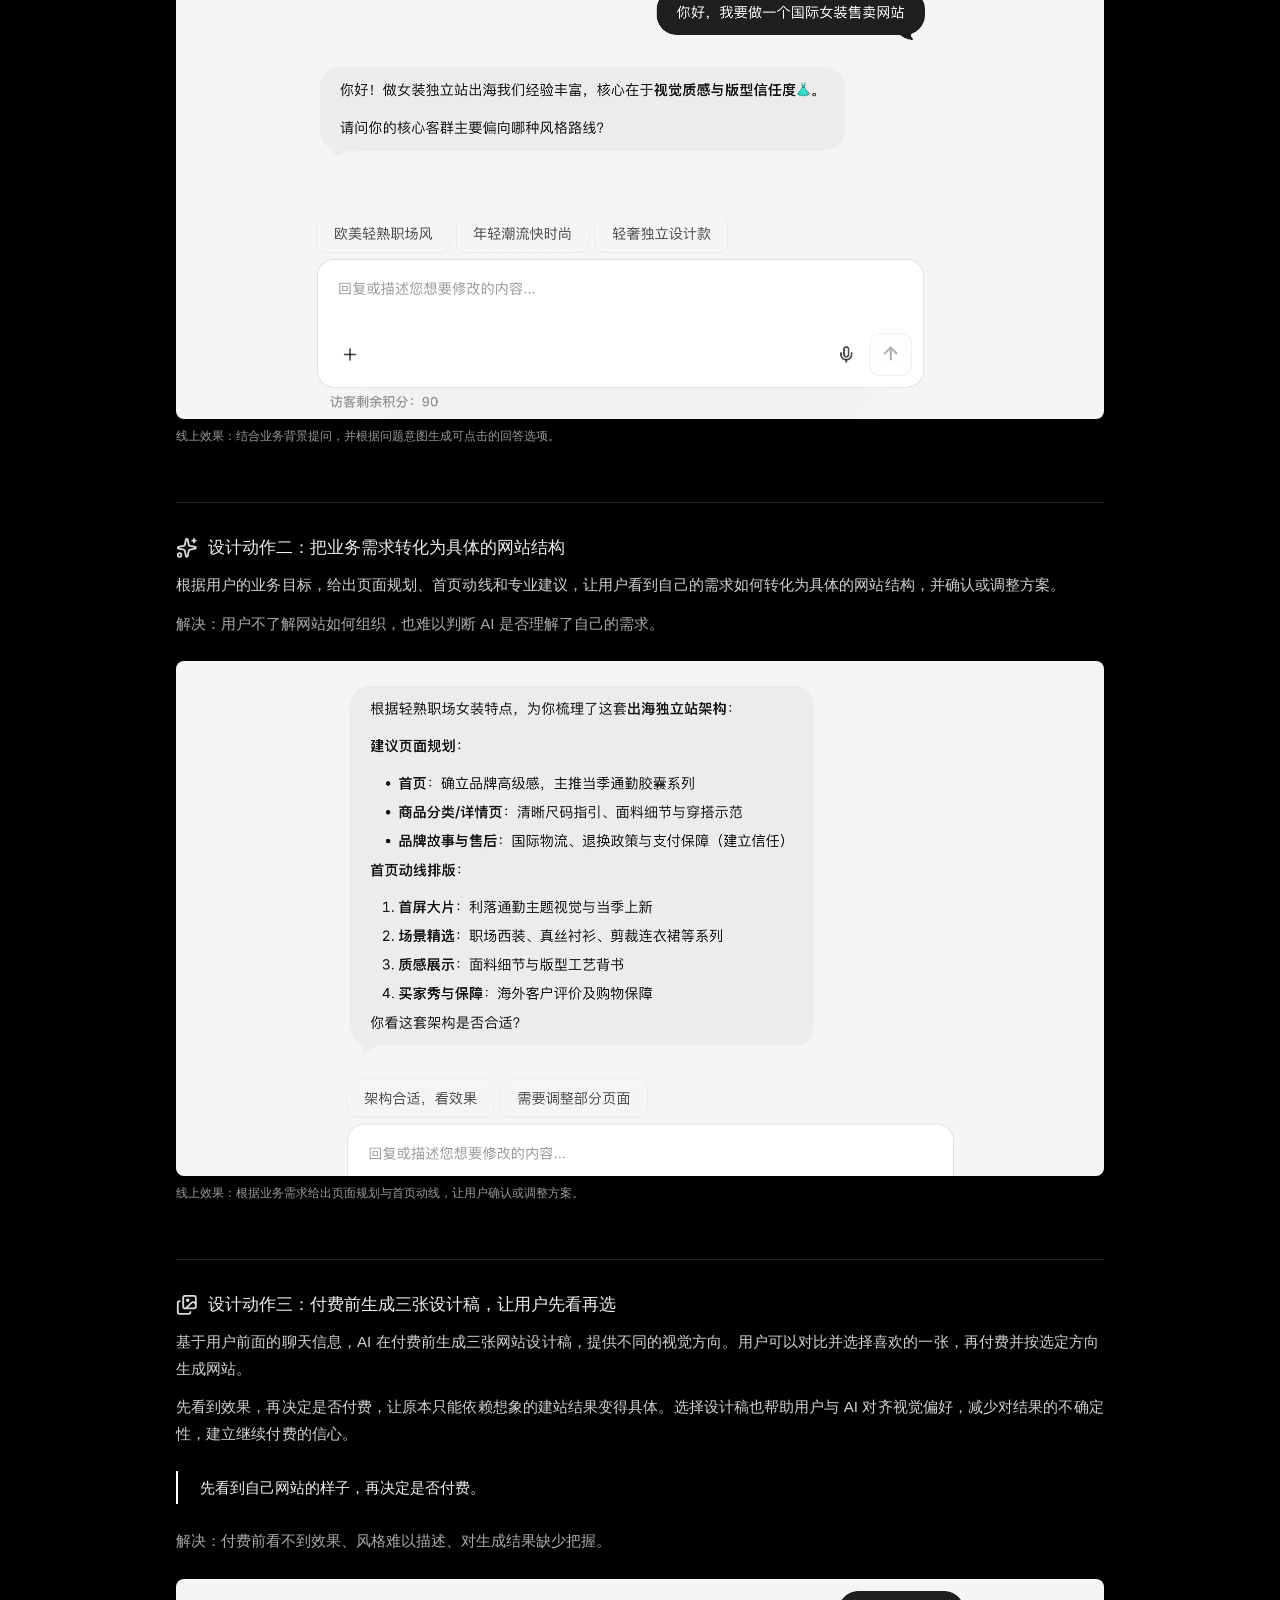
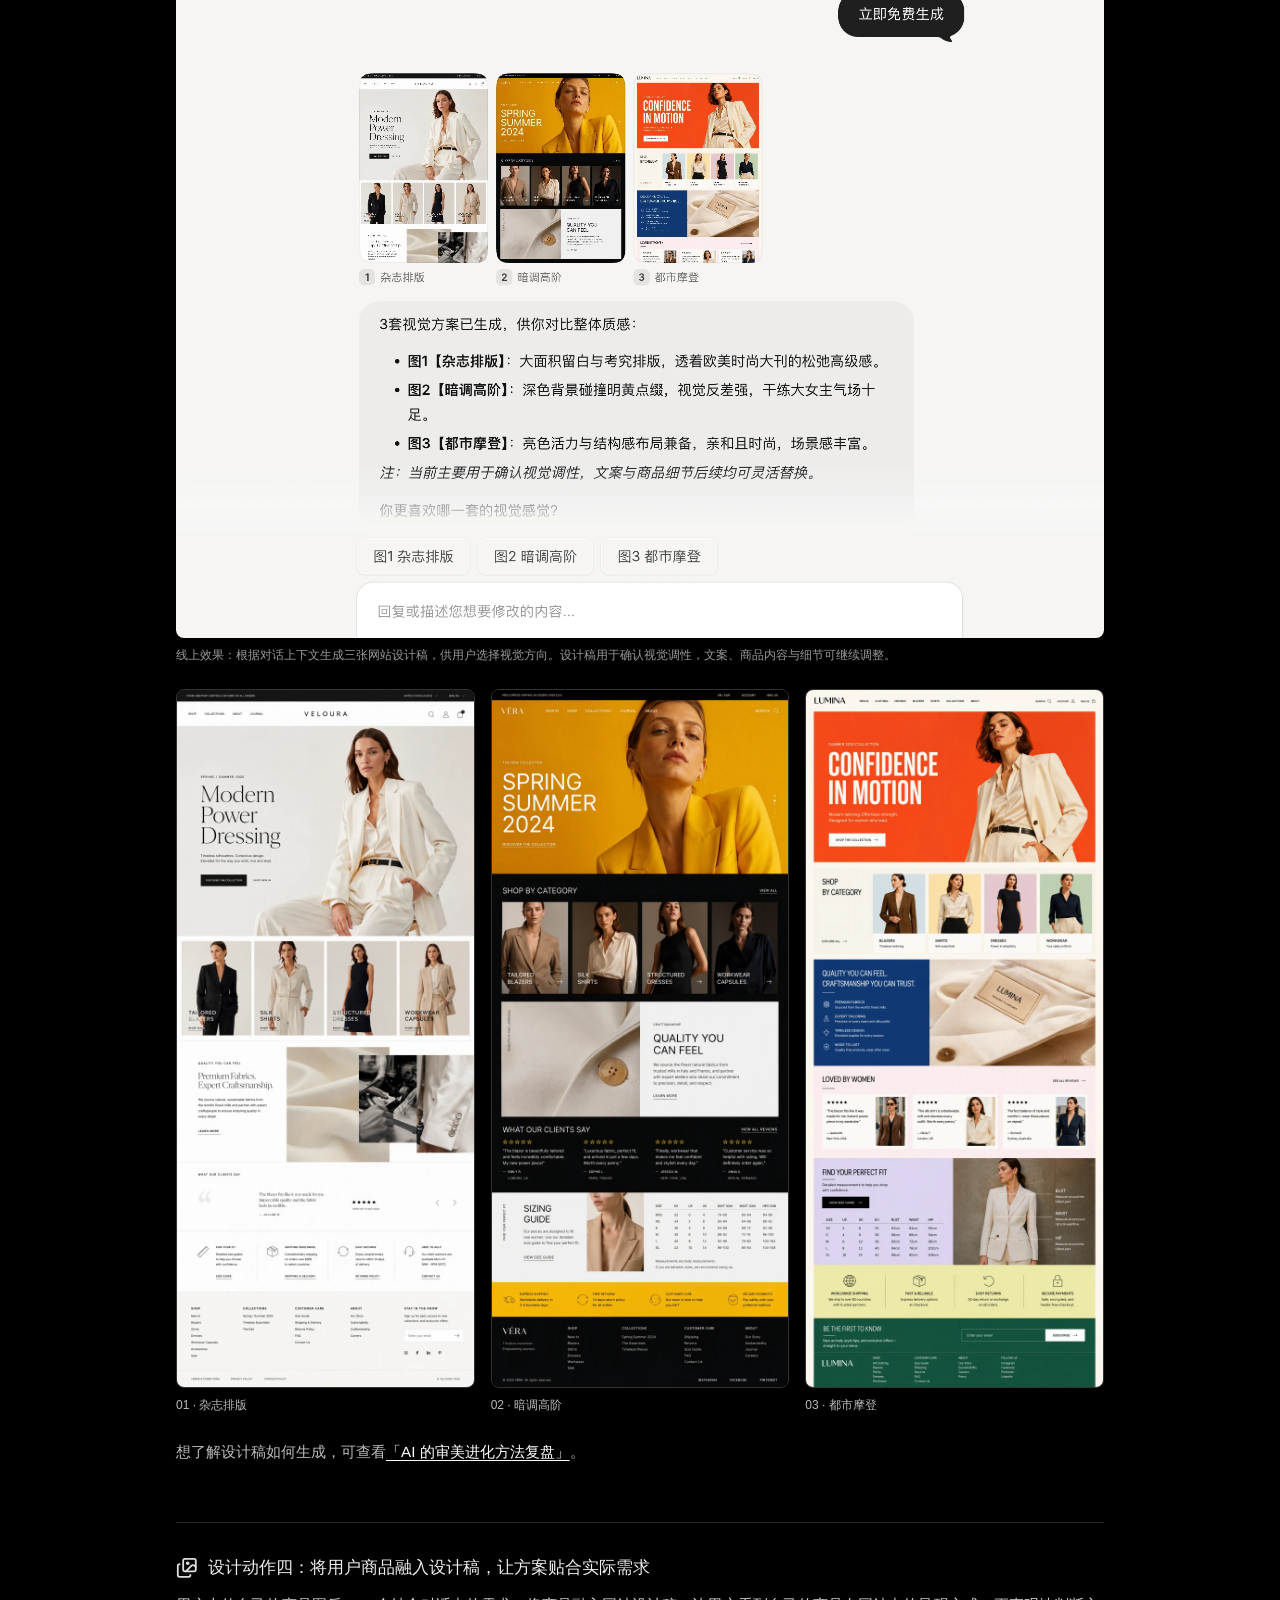
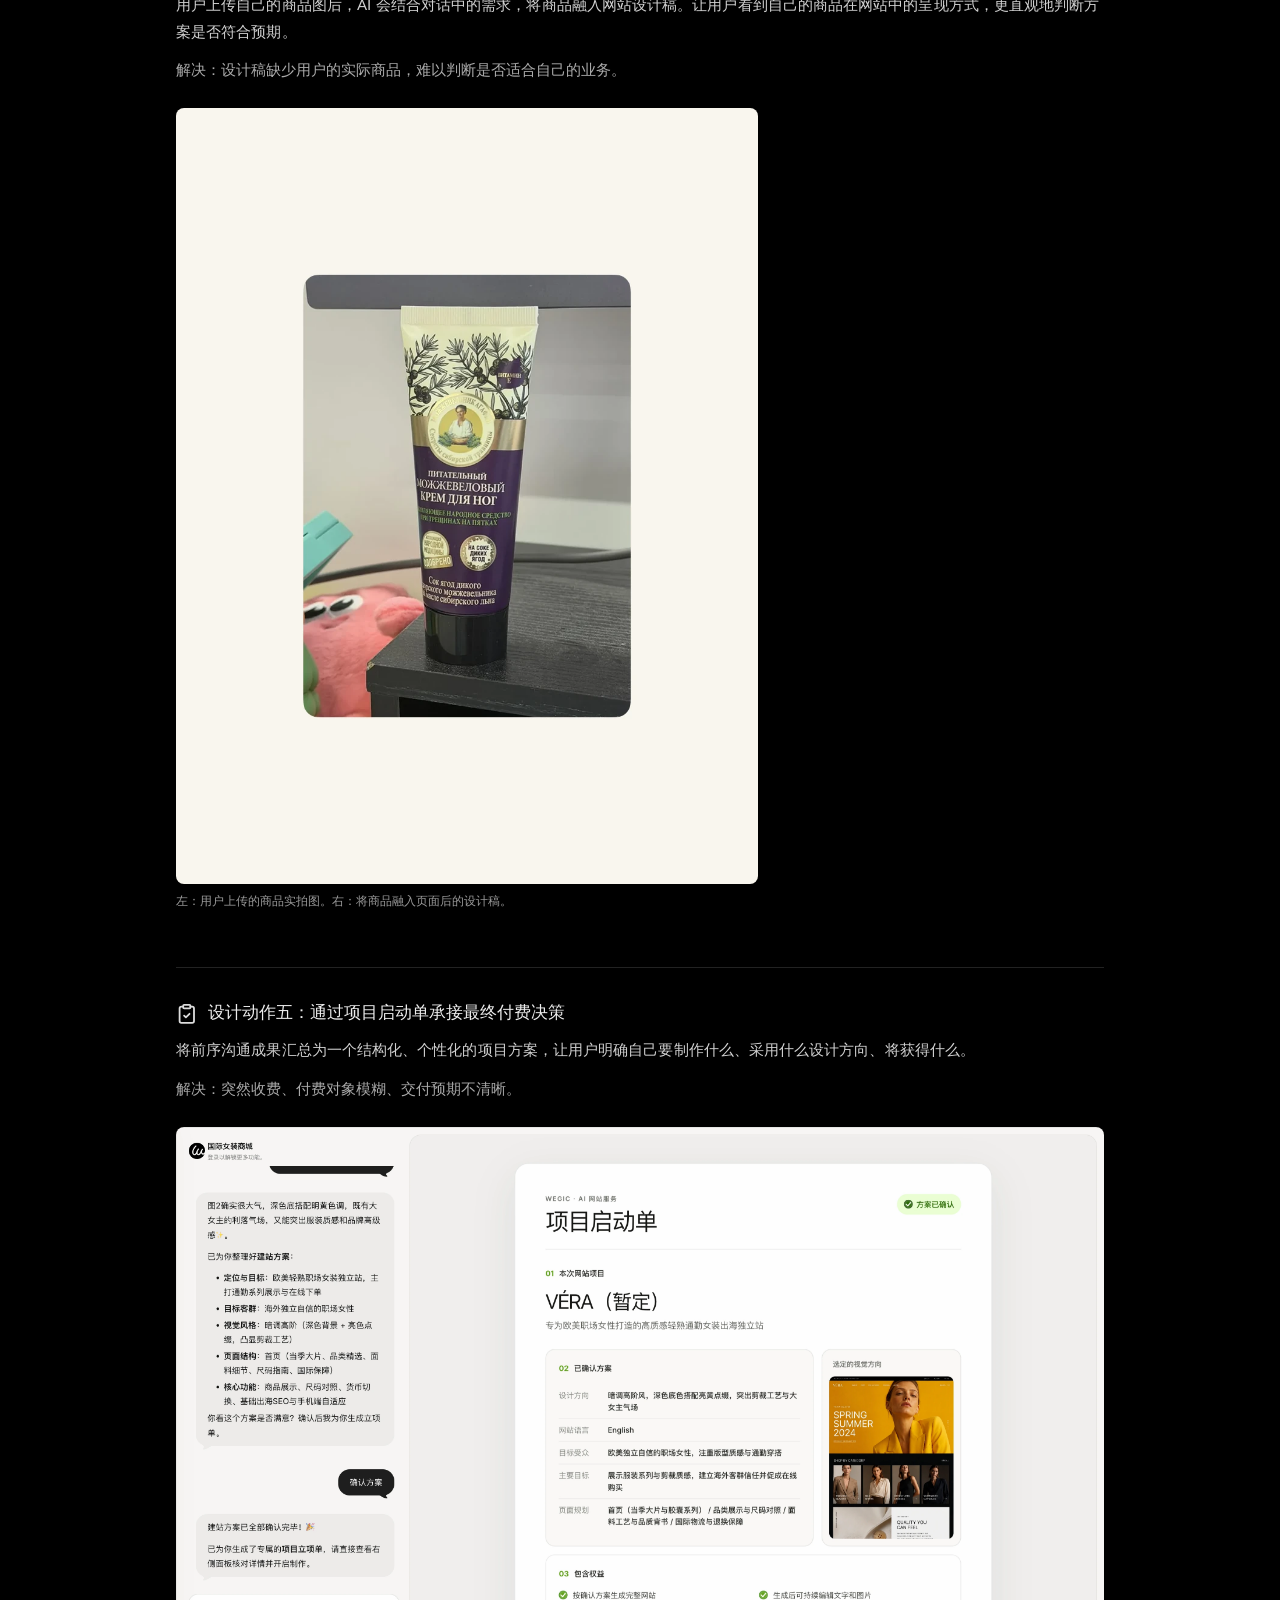
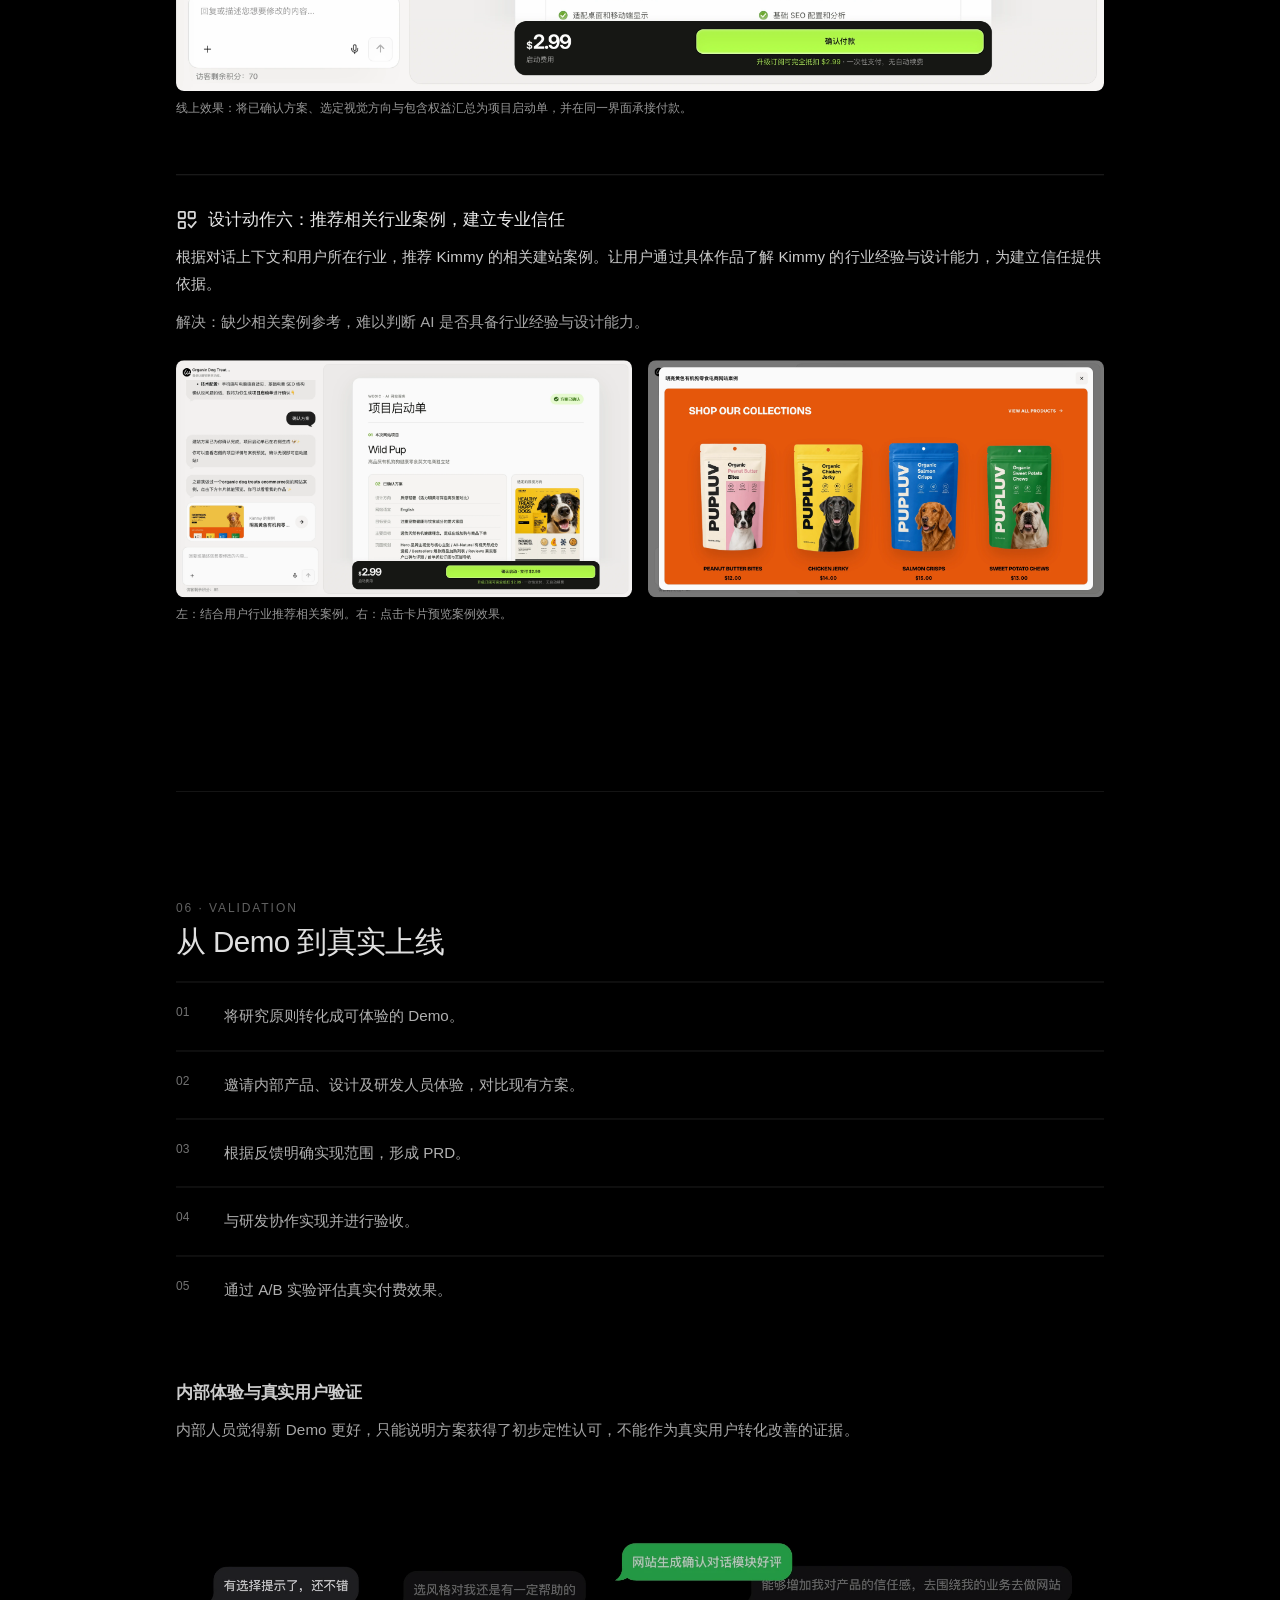
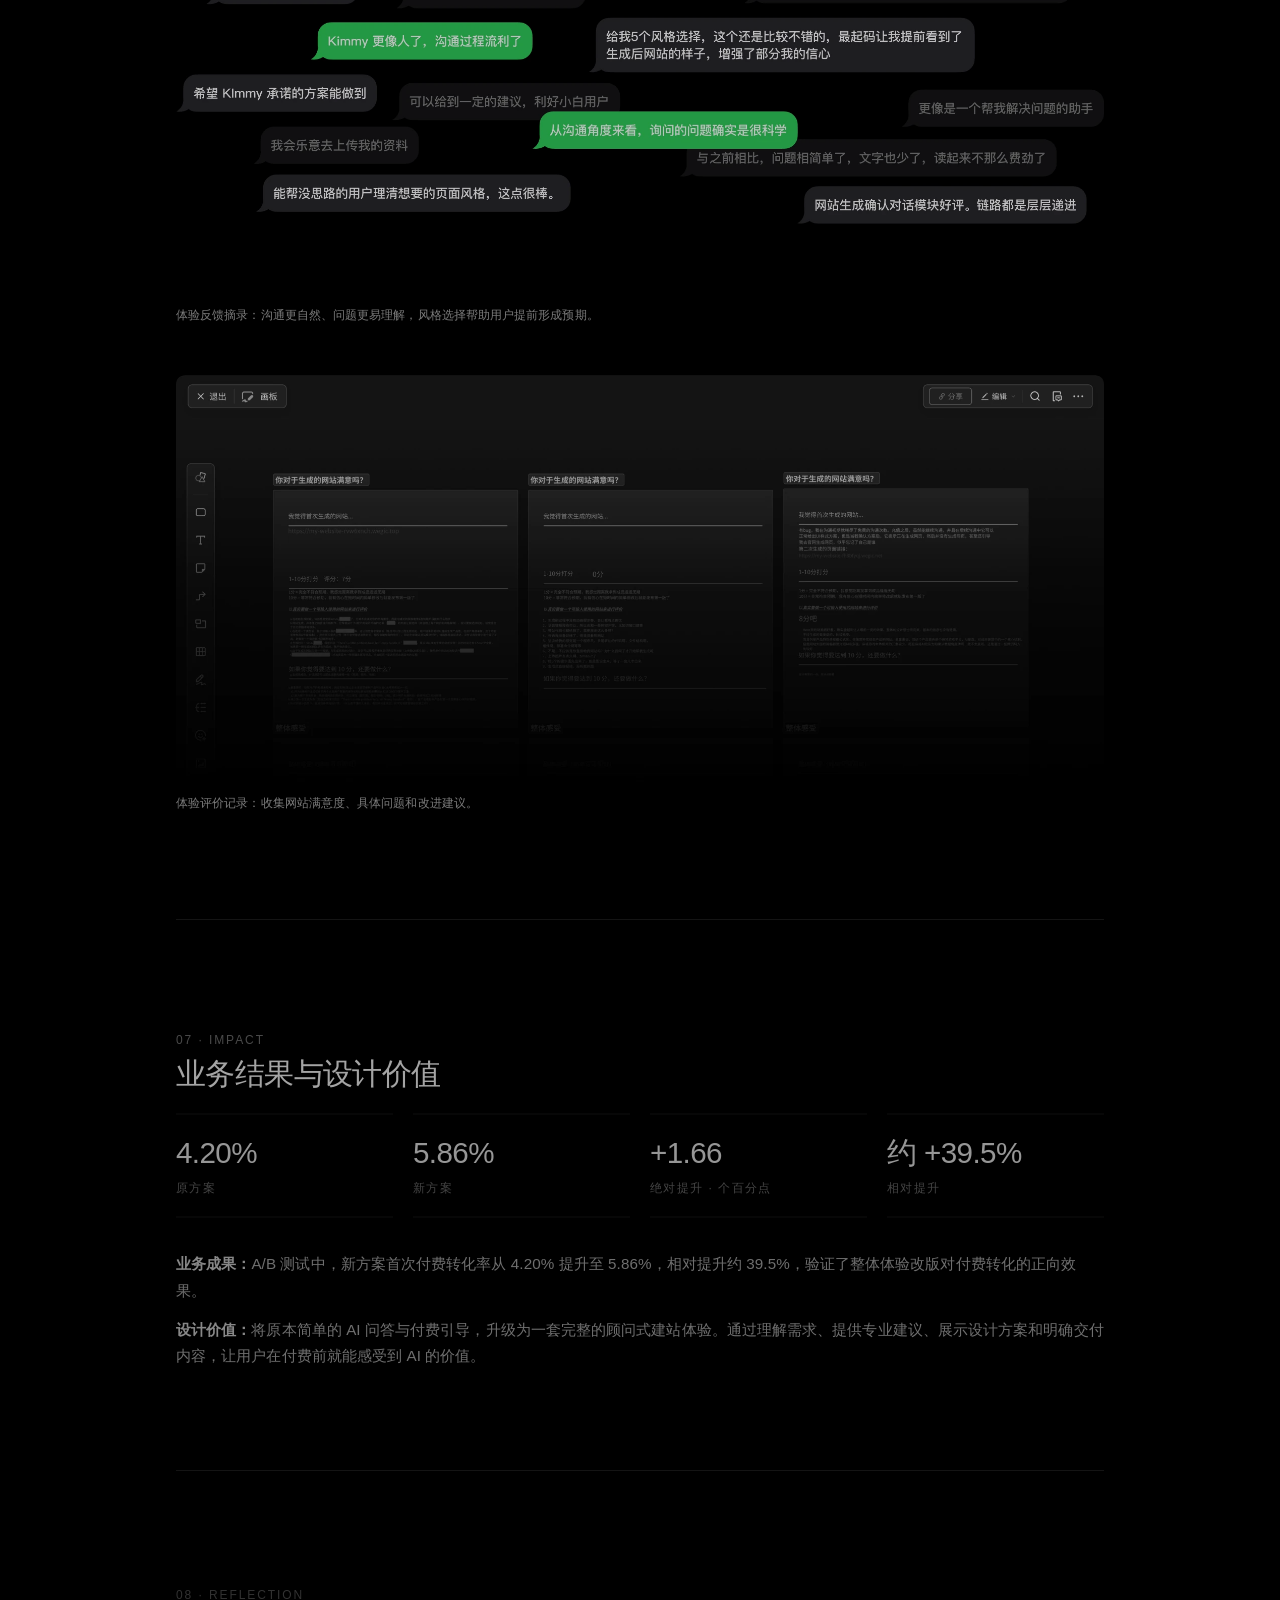
<file: trust-conversion.html>
<!DOCTYPE html>
<html lang="zh">
<head>
  <meta charset="UTF-8">
  <meta name="viewport" content="width=device-width, initial-scale=1.0">
  <meta name="theme-color" content="#000000">
  <meta name="author" content="仕方 Shifang">
  <meta name="description" content="从工具到服务，提升付费转化：从真人建站服务研究出发，将信任与交付预期设计进 Wegic 的首次付费体验。">
  <meta property="og:type" content="article">
  <meta property="og:title" content="从工具到服务，提升付费转化 — 仕方">
  <meta property="og:description" content="从真人建站服务研究出发，将信任与交付预期设计进 Wegic 的首次付费体验。">
  <meta property="og:image" content="./assets/site/ico.png">
  <meta name="twitter:card" content="summary">
  <meta name="twitter:title" content="从工具到服务，提升付费转化 — 仕方">
  <meta name="twitter:description" content="从真人建站服务研究出发，将信任与交付预期设计进 Wegic 的首次付费体验。">
  <meta name="twitter:image" content="./assets/site/ico.png">
  <meta name="twitter:creator" content="@faaaannng">
  <title>从工具到服务，提升付费转化 — 仕方</title>
  <link rel="icon" type="image/png" href="./assets/site/ico.png">
  <link rel="stylesheet" href="./css/style.css">
  <link rel="stylesheet" href="./css/trust-conversion.css">
</head>
<body class="notes-page quality-page trust-page">
  <div class="container">
    <header class="header">
      <div class="header-logo"><a href="index.html">仕方</a></div>
      <nav class="nav" aria-label="主导航">
        <a href="index.html#work">作品</a>
        <a href="https://www.figma.com/proto/aO2AUhVDkXTRNBuerHVk2A/%E4%BE%AF%E4%BB%95%E6%96%B9-%E4%BD%9C%E5%93%81%E9%9B%86?node-id=1-254&amp;viewport=126%2C377%2C0.54&amp;t=DtWwvMKI6NjoDiW0-1&amp;scaling=min-zoom&amp;content-scaling=fixed&amp;page-id=0%3A1" target="_blank" rel="noopener noreferrer">作品集</a>
        <a href="resources.html">资源</a>
        <a href="about.html">关于我</a>
        <a href="about.html#contact">联系</a>
      </nav>
      <div class="header-right">
        <a href="https://x.com/faaaannng" target="_blank" rel="noopener noreferrer" aria-label="X（原 Twitter）" class="header-social">
          <img src="./assets/site/x-logo.svg" alt="" width="18" height="18">
        </a>
      </div>
    </header>

    <main class="quality-main">
      <header class="notes-intro quality-hero">
        <a class="notes-back" href="index.html#work" aria-label="返回首页作品区">
          <svg class="notes-back-icon" viewBox="0 0 24 24" fill="none" stroke="currentColor" stroke-width="2" stroke-linecap="round" stroke-linejoin="round" aria-hidden="true"><path d="m12 19-7-7 7-7"/><path d="M19 12H5"/></svg>
          <span>Back</span>
        </a>
        <h1 class="notes-title">从工具到服务，提升付费转化</h1>
        <div class="quality-meta" aria-label="项目标签"><span>AI 产品设计</span><span>服务研究</span><span>业务分析</span><span>体验策略</span><span>方案落地</span></div>
      </header>

      <div class="trust-reading-layout">
        <aside class="trust-toc-rail">
          <nav class="trust-toc" aria-label="本文章节导航">
            <details class="trust-toc-details" open>
              <summary>本文目录<span class="trust-toc-current" aria-hidden="true">项目概览</span></summary>
              <p class="trust-toc-heading" aria-hidden="true">本文目录</p>
              <ol class="trust-toc-list">
                <li><a href="#overview" aria-current="location"><span aria-hidden="true">01</span>项目概览</a></li>
                <li><a href="#challenge"><span aria-hidden="true">02</span>业务挑战</a></li>
                <li><a href="#research"><span aria-hidden="true">03</span>服务研究</a></li>
                <li><a href="#strategy"><span aria-hidden="true">04</span>设计策略</a></li>
                <li><a href="#solution"><span aria-hidden="true">05</span>产品方案</a></li>
                <li><a href="#validation"><span aria-hidden="true">06</span>上线验证</a></li>
                <li><a href="#impact"><span aria-hidden="true">07</span>业务结果</a></li>
                <li><a href="#reflection"><span aria-hidden="true">08</span>项目复盘</a></li>
              </ol>
            </details>
          </nav>
        </aside>
      <article class="quality-article" aria-label="AI 建站付费体验设计项目复盘">
        <section id="overview" class="quality-section note-article">
          <p class="quality-kicker">01 · Project Overview</p>
          <h2 class="note-article-title">项目概览</h2>
          <dl class="quality-summary" aria-label="项目背景与个人工作">
            <div><dt>产品背景</dt><dd>Wegic 是一款通过自然语言对话生成网站的 AI 产品。</dd></div>
            <div><dt>业务场景</dt><dd>用户在付费 $2.99 后，AI 才正式开始生成首版网站。</dd></div>
            <div><dt>业务目标</dt><dd>提升首次付费转化率。</dd></div>
            <div><dt>我的工作</dt><dd>分析业务问题，研究真实建站服务，将洞察转化为 AI 对话产品的交互策略，设计完整方案与 Demo，并协同推进开发上线及效果验证。</dd></div>
          </dl>
          <blockquote class="trust-quote">网站还没生成，用户为什么愿意先付 $2.99？我们从真人建站服务中寻找答案，将建立信任的过程设计进 AI 对话，让用户在付费之前先看到专业能力和明确的交付价值，从而提升付费转化率。</blockquote>
          <div class="trust-roadmap-section">
            <h3 class="trust-subheading">项目推进过程</h3>
            <ol class="trust-roadmap" aria-label="项目推进过程，共六个阶段">
              <li><h4><span aria-hidden="true">01</span>业务问题</h4><p>首次付费转化不理想，业务希望提升 $2.99 支付转化</p><svg class="trust-roadmap-arrow" viewBox="0 0 24 24" fill="none" stroke="currentColor" stroke-width="1.75" stroke-linecap="round" stroke-linejoin="round" aria-hidden="true"><path d="M12 4v16m-6-6 6 6 6-6"/></svg></li>
              <li><h4><span aria-hidden="true">02</span>问题假设</h4><p>用户在尚未建立信任和形成明确交付预期时，就被要求付费</p><svg class="trust-roadmap-arrow" viewBox="0 0 24 24" fill="none" stroke="currentColor" stroke-width="1.75" stroke-linecap="round" stroke-linejoin="round" aria-hidden="true"><path d="M12 4v16m-6-6 6 6 6-6"/></svg></li>
              <li><h4><span aria-hidden="true">03</span>真实世界研究</h4><p>与约 10 家真实建站外包团队沟通，拆解服务方式和信任建立机制</p><svg class="trust-roadmap-arrow" viewBox="0 0 24 24" fill="none" stroke="currentColor" stroke-width="1.75" stroke-linecap="round" stroke-linejoin="round" aria-hidden="true"><path d="M12 4v16m-6-6 6 6 6-6"/></svg></li>
              <li><h4><span aria-hidden="true">04</span>策略提炼</h4><p>提炼专业性、可靠性、用户导向与低压力四类服务特征</p><svg class="trust-roadmap-arrow" viewBox="0 0 24 24" fill="none" stroke="currentColor" stroke-width="1.75" stroke-linecap="round" stroke-linejoin="round" aria-hidden="true"><path d="M12 4v16m-6-6 6 6 6-6"/></svg></li>
              <li><h4><span aria-hidden="true">05</span>产品方案</h4><p>从零散功能优化转为完整的顾问式建站体验，并制作 Demo</p><svg class="trust-roadmap-arrow" viewBox="0 0 24 24" fill="none" stroke="currentColor" stroke-width="1.75" stroke-linecap="round" stroke-linejoin="round" aria-hidden="true"><path d="M12 4v16m-6-6 6 6 6-6"/></svg></li>
              <li><h4><span aria-hidden="true">06</span>上线验证</h4><p>PRD、开发、内部体验、A/B 实验及效果评估</p></li>
            </ol>
          </div>
        </section>

        <section id="challenge" class="quality-section note-article">
          <p class="quality-kicker">02 · The Challenge</p>
          <h2 class="note-article-title">业务问题与设计挑战</h2>
          <div class="note-article-body trust-challenge-intro">
            <p><strong>业务现象：</strong> $2.99 首次付费转化率不理想，用户付费意愿不足。</p>
            <p><strong>体验观察：</strong> 用户提出建站需求后，AI 主要通过问答收集信息，缺少专业建议和具体方案展示，随后便引导用户付费。</p>
            <p><strong>核心矛盾：</strong> 用户还不清楚 AI 能做出什么样的网站，就需要先为结果付费。</p>
            <p><strong>设计假设：</strong> 如果能在付费前展现 AI 的专业能力，并让用户提前了解网站方案，就有机会增强用户信任，提升付费转化。</p>
          </div>
          <div class="trust-challenge-evidence">
          <figure class="trust-flow-figure">
            <ol class="trust-flow" aria-label="原始体验流程示意">
              <li>输入需求</li><li>AI 多轮沟通</li><li class="trust-flow-payment">付费提示</li><li>开始生成</li>
            </ol>
            <figcaption class="trust-caption">原流程示意：付费要求出现时，用户对网站结果和交付价值可能仍缺乏确定性。</figcaption>
          </figure>
          <figure class="trust-chat-preview" aria-label="旧流程模拟对话预览">
            <div class="trust-chat-canvas">
              <div class="trust-chat-header"><span>建站对话</span><span>旧流程模拟</span></div>
              <div class="trust-chat-scroll" role="region" tabindex="0" aria-label="模拟聊天记录，可滚动浏览" data-lenis-prevent>
              <ol class="trust-chat-messages" aria-label="用户与 AI 的模拟聊天记录">
                <li class="trust-chat-message trust-chat-message--user" aria-label="用户"><p>帮我做个咖啡店网站。</p></li>
                <li class="trust-chat-message trust-chat-message--ai" aria-label="AI"><p>好的，请告诉我咖啡店的名称、所在城市，以及你希望通过网站实现什么目标。</p></li>
                <li class="trust-chat-message trust-chat-message--user" aria-label="用户"><p>木也咖啡，在杭州。</p></li>
                <li class="trust-chat-message trust-chat-message--ai" aria-label="AI"><p>请补充网站需要包含哪些内容，以及你喜欢的设计风格。</p></li>
                <li class="trust-chat-message trust-chat-message--user" aria-label="用户"><p>简单点，暖色就行。</p></li>
                <li class="trust-chat-message trust-chat-message--ai" aria-label="AI"><p>你是否已经准备好门店 Logo、照片和介绍文案？</p></li>
                <li class="trust-chat-message trust-chat-message--user" aria-label="用户"><p>有照片，没文案。</p></li>
                <li class="trust-chat-message trust-chat-message--ai" aria-label="AI"><p>咖啡菜单需要展示哪些商品？是否需要显示价格？</p></li>
                <li class="trust-chat-message trust-chat-message--user" aria-label="用户"><p>美式、拿铁这些。</p></li>
                <li class="trust-chat-message trust-chat-message--ai" aria-label="AI"><p>请提供门店地址、营业时间，以及希望在网站上展示的联系方式。</p></li>
                <li class="trust-chat-message trust-chat-message--user" aria-label="用户"><p>这些之后再填吧。</p></li>
                <li class="trust-chat-message trust-chat-message--ai" aria-label="AI"><p>网站需要使用什么语言？店名是否需要同时展示英文？</p></li>
                <li class="trust-chat-message trust-chat-message--user" aria-label="用户"><p>你说的字太多了，直接做吧。</p></li>
                <li class="trust-chat-message trust-chat-message--ai" aria-label="AI"><p>好的，已收到你的建站信息。请支付 <strong>¥2.99</strong>，付款后将开始为你生成网站。</p><span class="trust-chat-payment">支付 ¥2.99，开始生成</span></li>
              </ol>
              </div>
            </div>
          </figure>
          </div>
          <div class="note-article-body trust-challenge-conclusion">
            <h3>为什么要从支付节点向前研究整个对话体验？</h3>
            <p>因为付费页面可能只是问题暴露的位置，而问题的形成发生在更早的需求沟通阶段。</p>
          </div>
        </section>

        <section id="research" class="quality-section note-article">
          <p class="quality-kicker">03 · Research</p>
          <h2 class="note-article-title">从真人建站外包服务中寻找答案</h2>
          <div class="note-article-body">
            <p>我以潜在建站客户的身份，实际接触约 10 家提供建站服务的团队，观察他们如何进行销售咨询。整理聊天记录后，我逐句分析哪些沟通行为让我感到专业、可靠，哪些增加了理解成本，再归纳服务特征和沟通原则。</p>
            <h3>为什么选择研究真人外包服务？</h3>
            <p>因为用户最终购买的并不是几句 AI 回答，而是一个能够满足业务需求的网站。真人服务团队在沟通需求、呈现专业性和促成交易方面，提供了可参考的模式。</p>
            <h3>如何开展研究？</h3>
            <ol class="trust-roadmap trust-research-flow" aria-label="研究开展流程，共五个步骤">
              <li><h4><span aria-hidden="true">01</span>搜索小红书建站服务商</h4><svg class="trust-roadmap-arrow" viewBox="0 0 24 24" fill="none" stroke="currentColor" stroke-width="1.75" stroke-linecap="round" stroke-linejoin="round" aria-hidden="true"><path d="M12 4v16m-6-6 6 6 6-6"/></svg></li>
              <li><h4><span aria-hidden="true">02</span>添加微信并模拟真实建站咨询</h4><svg class="trust-roadmap-arrow" viewBox="0 0 24 24" fill="none" stroke="currentColor" stroke-width="1.75" stroke-linecap="round" stroke-linejoin="round" aria-hidden="true"><path d="M12 4v16m-6-6 6 6 6-6"/></svg></li>
              <li><h4><span aria-hidden="true">03</span>截取、整理对话记录</h4><svg class="trust-roadmap-arrow" viewBox="0 0 24 24" fill="none" stroke="currentColor" stroke-width="1.75" stroke-linecap="round" stroke-linejoin="round" aria-hidden="true"><path d="M12 4v16m-6-6 6 6 6-6"/></svg></li>
              <li><h4><span aria-hidden="true">04</span>逐句分析积极体验与负面体验</h4><svg class="trust-roadmap-arrow" viewBox="0 0 24 24" fill="none" stroke="currentColor" stroke-width="1.75" stroke-linecap="round" stroke-linejoin="round" aria-hidden="true"><path d="M12 4v16m-6-6 6 6 6-6"/></svg></li>
              <li><h4><span aria-hidden="true">05</span>抽象共性模式和可迁移的服务原则</h4></li>
            </ol>
            <h3>真实建站咨询记录</h3>
          </div>
          <div class="trust-research-gallery" aria-label="三张真实建站服务咨询截图">
            <figure class="trust-research-shot">
              <img src="./assets/projects/trust-conversion/research/consultation-business-context.webp" width="1206" height="2622" loading="lazy" decoding="async" alt="建站服务商询问业务背景、确认收到需求资料并提供官网及企业介绍的微信咨询记录">
              <figcaption><span class="trust-research-shot-title">了解业务背景</span><p>先询问业务背景，确认收到需求资料，再提供官网与企业介绍。</p></figcaption>
            </figure>
            <figure class="trust-research-shot">
              <img src="./assets/projects/trust-conversion/research/consultation-industry-examples.webp" width="1206" height="2622" loading="lazy" decoding="async" alt="建站服务商提供电池行业案例视频和网站链接的微信咨询记录">
              <figcaption><span class="trust-research-shot-title">提供相关行业案例</span><p>围绕电池行业提供案例视频与网站链接，供咨询者进一步了解。</p></figcaption>
            </figure>
            <figure class="trust-research-shot">
              <img src="./assets/projects/trust-conversion/research/consultation-service-process.webp" width="1206" height="2622" loading="lazy" decoding="async" alt="建站服务商介绍定制建站流程、源码交付、报价依据及后续对接的微信咨询记录">
              <figcaption><span class="trust-research-shot-title">介绍服务与交付</span><p>说明定制建站流程、源码交付和报价依据，并安排后续需求对接。</p></figcaption>
            </figure>
          </div>
          <div class="note-article-body">
            <h3>我们发现了什么？</h3>
            <p>分析真实咨询对话后，我们将好服务的特征归纳为四类：可靠、可信、用户为中心和轻松。它们分别对应用户对专业能力、合作可靠性、需求理解和沟通压力的判断。</p>
          </div>
          <div class="quality-insight-grid trust-principles trust-principles--detailed">
            <div class="quality-insight-card trust-trait-card">
              <div><h3>可靠</h3><p>展现行业和产品专业素养</p><p class="trust-trait-question">用户的判断：懂不懂行？</p></div>
              <ul><li>指出用户当前的问题，结合行业实践给出判断。</li><li>展示类似行业或规模的相关案例。</li><li>提前预判 SEO、移动端适配、后期维护等潜在问题。</li></ul>
            </div>
            <div class="quality-insight-card trust-trait-card">
              <div><h3>可信</h3><p>诚实靠谱、跟进及时、反馈清晰</p><p class="trust-trait-question">用户的判断：靠不靠谱？</p></div>
              <ul><li>承诺与实际能力一致，说到的能够做到。</li><li>收到信息后及时确认，主动跟进进展。</li><li>将报价、周期和交付物讲清楚，避免模糊承诺。</li><li>遇到问题也及时说明，让合作过程可预期。</li></ul>
            </div>
            <div class="quality-insight-card trust-trait-card">
              <div><h3>用户为中心</h3><p>为用户着想，理解实际业务目标</p><p class="trust-trait-question">用户的判断：懂不懂我？</p></div>
              <ul><li>深入询问并复述需求，让用户感到被理解。</li><li>围绕具体业务提供建议，减少模板化回应。</li><li>说明网站对用户生意的帮助，而不只是介绍建站功能。</li><li>帮助用户理解服务价值，判断投入是否值得。</li></ul>
            </div>
            <div class="quality-insight-card trust-trait-card">
              <div><h3>轻松</h3><p>降低沟通、决策与付费压力</p><p class="trust-trait-question">用户的判断：合作有没有压力？</p></div>
              <ul><li>使用短段落，避免一次发送过长、复杂的信息。</li><li>表达简单友好，减少难以理解的专业术语。</li><li>提供清晰选项，帮助用户回答和推进对话。</li><li>让付款步骤简单易懂，减少操作负担。</li></ul>
            </div>
          </div>
          <p class="trust-caption">这四类是对服务行为的归纳，并不是已经被实验证实的付费驱动因素。</p>

          <div class="note-article-body trust-research-synthesis">
            <h3>外包团队的顾问沟通特征</h3>
            <p>把这些特征进一步拆到具体沟通中，我们整理出六类可参考的行为原则。</p>
          </div>
          <dl class="trust-research-patterns">
            <div><dt>低门槛引导</dt><dd>从简单问题开始，先了解用户的业务背景。</dd></div>
            <div><dt>需求分析</dt><dd>了解建站类型与业务目标，再继续梳理需求。</dd></div>
            <div><dt>专业背书</dt><dd>通过官网、企业介绍、PDF 或视频，让用户了解团队能力。</dd></div>
            <div><dt>案例匹配</dt><dd>根据行业与建站类型提供相关案例，帮助用户形成预期。</dd></div>
            <div><dt>流程透明</dt><dd>说明后续服务流程、时间周期和交付内容。</dd></div>
            <div><dt>边界清晰</dt><dd>讲清服务范围、报价依据和能力限制，避免过度承诺。</dd></div>
          </dl>
          <blockquote class="trust-quote trust-research-takeaway"><span>让用户潜意识里觉得：“这个团队专业、靠谱、懂我，值得信任，合作会很轻松且有价值”。</span></blockquote>
        <details class="trust-research-appendix">
          <summary><span class="trust-appendix-toggle"><svg class="trust-appendix-icon" aria-hidden="true" focusable="false"
  xmlns="http://www.w3.org/2000/svg"
  width="24"
  height="24"
  viewBox="0 0 24 24"
  fill="none"
  stroke="currentColor"
  stroke-width="2"
  stroke-linecap="round"
  stroke-linejoin="round"
>
  <path d="m9 18 6-6-6-6" />
</svg></span><span>调研材料部分截图</span></summary>
          <div class="trust-appendix-content">
              <figure><figcaption>01 · 真实咨询对话分析</figcaption><img src="./assets/projects/trust-conversion/research/consultation-analysis.webp" width="1860" height="1598" loading="lazy" decoding="async" alt="建站咨询记录及对业务理解、及时反馈、案例推荐等行为的分析旁注"></figure>
              <figure><figcaption>02 · 服务特征提炼</figcaption><img src="./assets/projects/trust-conversion/research/service-characteristics.webp" width="1860" height="1598" loading="lazy" decoding="async" alt="可靠、可信、用户为中心、轻松四类服务特征及行为解释"></figure>
              <figure><figcaption>03 · 顾问沟通特征总结</figcaption><img src="./assets/projects/trust-conversion/research/research-summary.webp" width="1860" height="1598" loading="lazy" decoding="async" alt="研究笔记中的服务特征、沟通共性与候选产品想法"></figure>
              <figure><figcaption>04 · 服务要点与实现方式梳理</figcaption><img src="./assets/projects/trust-conversion/research/service-to-product-mapping.webp" width="1860" height="1598" loading="lazy" decoding="async" alt="服务要点、对话举例，以及 Prompt 与产品需求的实现方式分类"></figure>
          </div>
        </details>
        </section>

        <section id="strategy" class="quality-section note-article">
          <p class="quality-kicker">04 · Design Strategy</p>
          <h2 class="note-article-title">把「建立信任」转化为产品策略</h2>
          <div class="note-article-body">
            <p>基于这些服务特征和沟通原则，我们将研究结论转化为具体的产品需求，围绕需求理解、专业建议、网站设计稿选择和明确交付，设计完整的付费前对话流程。</p>
            <p>通过 Demo 将流程串联起来，再细化 PRD 和交互方案，推进开发与上线验证。</p>
          </div>
          <div class="trust-table-wrap">
            <table class="trust-table">
              <caption class="trust-visually-hidden">研究洞察与产品策略的对应关系</caption>
              <thead><tr><th scope="col">用户需要建立的信心</th><th scope="col">设计策略</th><th scope="col">对应的产品体验</th></tr></thead>
              <tbody>
                <tr><td><span class="trust-strategy-emoji" aria-hidden="true">💬</span>你懂我的需求</td><td>更有效的需求理解</td><td>关键问题询问、需求总结</td></tr>
                <tr><td><span class="trust-strategy-emoji" aria-hidden="true">🎯</span>你具备专业能力</td><td>提供专业判断</td><td>网站结构、设计建议</td></tr>
                <tr><td><span class="trust-strategy-emoji" aria-hidden="true">🎨</span>你能做出我想要的东西</td><td>展示可见的价值</td><td>三张网站设计稿、风格选择</td></tr>
                <tr><td><span class="trust-strategy-emoji" aria-hidden="true">📋</span>你交付的东西是明确的</td><td>明确项目范围</td><td>项目启动单</td></tr>
                <tr><td><span class="trust-strategy-emoji" aria-hidden="true">🤝</span>和你合作是轻松的</td><td>降低沟通成本</td><td>口语化表达、简化问题、提供选项</td></tr>
              </tbody>
            </table>
          </div>
          <blockquote class="trust-quote">如何在尽可能短的时间内，让用户建立足以支持首次付费决策的信任？</blockquote>
          <div class="note-article-body"><p>这里的「最短时间」不是让所有用户越快付款越好，而是在控制沟通成本的同时，让每一次交互都真正增加用户对结果的确定性。</p></div>
        </section>

        <section id="solution" class="quality-section note-article">
          <p class="quality-kicker">05 · Solution</p>
          <h2 class="note-article-title">从被动问答到顾问式建站体验</h2>
          <div class="note-article-body"><p>从用户感知和设计逻辑来看，七个阶段可以收束成六个关键设计动作。</p></div>
          <div class="trust-service-path-wrap" role="region" aria-label="七阶段服务流程，可横向滚动" tabindex="0">
            <table class="trust-service-path">
              <caption class="trust-visually-hidden">七阶段服务流程，按 01 至 07 顺序推进</caption>
              <tbody><tr>
                <td><span class="trust-service-step">01</span>建立信任</td>
                <td><span class="trust-service-step">02</span>挖掘需求</td>
                <td><span class="trust-service-step">03</span>理解需求</td>
                <td><span class="trust-service-step">04</span>专业建议</td>
                <td><span class="trust-service-step">05</span>证明价值</td>
                <td><span class="trust-service-step">06</span>明确交付</td>
                <td><span class="trust-service-step">07</span>引导行动</td>
              </tr></tbody>
            </table>
          </div>
          <div class="trust-action">
            <h3 class="trust-subheading"><svg class="trust-action-icon" aria-hidden="true" focusable="false"
  xmlns="http://www.w3.org/2000/svg"
  width="24"
  height="24"
  viewBox="0 0 24 24"
  fill="none"
  stroke="currentColor"
  stroke-width="2"
  stroke-linecap="round"
  stroke-linejoin="round"
>
  <path d="M2.992 16.342a2 2 0 0 1 .094 1.167l-1.065 3.29a1 1 0 0 0 1.236 1.168l3.413-.998a2 2 0 0 1 1.099.092 10 10 0 1 0-4.777-4.719" />
</svg><span>设计动作一：理解业务，让用户更容易表达需求</span></h3>
            <div class="note-article-body">
              <p>结合用户的业务背景回应并提问，用简短易懂的语言，让不懂建站的用户也能像微信聊天一样轻松交流。</p>
              <p>根据问题提供可点击的回答选项，也支持自由补充，减少组织答案和输入的负担。</p>
            </div>
            <p class="trust-action-problem">解决：不知道怎么回答、输入负担重、需求沟通成本高。</p>
            <figure class="trust-solution-figure">
              <img src="./assets/projects/trust-conversion/solution/intent-based-answer-options.webp" width="1840" height="966" loading="lazy" decoding="async" alt="女装出海建站的真实线上对话：AI 结合业务提出风格问题，并提供欧美轻熟职场风、年轻潮流快时尚、轻奢独立设计款三个回答选项，同时保留输入框">
              <figcaption>线上效果：结合业务背景提问，并根据问题意图生成可点击的回答选项。</figcaption>
            </figure>
          </div>
          <div class="trust-action">
            <h3 class="trust-subheading"><svg class="trust-action-icon" aria-hidden="true" focusable="false"
  xmlns="http://www.w3.org/2000/svg"
  width="24"
  height="24"
  viewBox="0 0 24 24"
  fill="none"
  stroke="currentColor"
  stroke-width="2"
  stroke-linecap="round"
  stroke-linejoin="round"
>
  <path d="M11.017 2.814a1 1 0 0 1 1.966 0l1.051 5.558a2 2 0 0 0 1.594 1.594l5.558 1.051a1 1 0 0 1 0 1.966l-5.558 1.051a2 2 0 0 0-1.594 1.594l-1.051 5.558a1 1 0 0 1-1.966 0l-1.051-5.558a2 2 0 0 0-1.594-1.594l-5.558-1.051a1 1 0 0 1 0-1.966l5.558-1.051a2 2 0 0 0 1.594-1.594z" />
  <path d="M20 2v4" />
  <path d="M22 4h-4" />
  <circle cx="4" cy="20" r="2" />
</svg><span>设计动作二：把业务需求转化为具体的网站结构</span></h3>
            <div class="note-article-body"><p>根据用户的业务目标，给出页面规划、首页动线和专业建议，让用户看到自己的需求如何转化为具体的网站结构，并确认或调整方案。</p></div>
            <p class="trust-action-problem">解决：用户不了解网站如何组织，也难以判断 AI 是否理解了自己的需求。</p>
            <figure class="trust-solution-figure">
              <img src="./assets/projects/trust-conversion/solution/business-based-site-plan.webp" width="1840" height="1020" loading="lazy" decoding="async" alt="真实线上效果：AI 根据女装出海需求给出页面规划和首页内容动线，并提供架构合适、看效果与需要调整部分页面两个选项">
              <figcaption>线上效果：根据业务需求给出页面规划与首页动线，让用户确认或调整方案。</figcaption>
            </figure>
          </div>
          <div class="trust-action">
            <h3 class="trust-subheading"><svg class="trust-action-icon" aria-hidden="true" focusable="false"
  xmlns="http://www.w3.org/2000/svg"
  width="24"
  height="24"
  viewBox="0 0 24 24"
  fill="none"
  stroke="currentColor"
  stroke-width="2"
  stroke-linecap="round"
  stroke-linejoin="round"
>
  <path d="m22 11-1.296-1.296a2.4 2.4 0 0 0-3.408 0L11 16" />
  <path d="M4 8a2 2 0 0 0-2 2v10a2 2 0 0 0 2 2h10a2 2 0 0 0 2-2" />
  <circle cx="13" cy="7" r="1" fill="currentColor" />
  <rect x="8" y="2" width="14" height="14" rx="2" />
</svg><span>设计动作三：付费前生成三张设计稿，让用户先看再选</span></h3>
            <div class="note-article-body">
              <p>基于用户前面的聊天信息，AI 在付费前生成三张网站设计稿，提供不同的视觉方向。用户可以对比并选择喜欢的一张，再付费并按选定方向生成网站。</p>
              <p>先看到效果，再决定是否付费，让原本只能依赖想象的建站结果变得具体。选择设计稿也帮助用户与 AI 对齐视觉偏好，减少对结果的不确定性，建立继续付费的信心。</p>
            </div>
            <blockquote class="trust-quote">先看到自己网站的样子，再决定是否付费。</blockquote>
            <p class="trust-action-problem">解决：付费前看不到效果、风格难以描述、对生成结果缺少把握。</p>
            <figure class="trust-solution-figure">
              <img src="./assets/projects/trust-conversion/solution/three-website-design-drafts.webp" width="1840" height="1306" loading="lazy" decoding="async" alt="真实线上效果：AI 根据女装出海建站的聊天上下文生成杂志排版、暗调高阶、都市摩登三张网站设计稿，展示风格说明并提供对应选择项">
              <figcaption>线上效果：根据对话上下文生成三张网站设计稿，供用户选择视觉方向。设计稿用于确认视觉调性，文案、商品内容与细节可继续调整。</figcaption>
            </figure>
            <div class="trust-design-drafts" aria-label="三张网站风格设计稿对比">
              <figure><img src="./assets/projects/trust-conversion/solution/style-drafts/magazine-editorial.webp" width="1280" height="3008" loading="lazy" decoding="async" alt="女装网站设计稿：浅色背景、大面积留白与杂志式排版"><figcaption>01 · 杂志排版</figcaption></figure>
              <figure><img src="./assets/projects/trust-conversion/solution/style-drafts/dark-elegance.webp" width="1280" height="3008" loading="lazy" decoding="async" alt="女装网站设计稿：深色背景搭配明黄色视觉，突出对比与质感"><figcaption>02 · 暗调高阶</figcaption></figure>
              <figure><img src="./assets/projects/trust-conversion/solution/style-drafts/urban-modern.webp" width="1280" height="3008" loading="lazy" decoding="async" alt="女装网站设计稿：橙红色首屏搭配分区色块，呈现都市时尚风格"><figcaption>03 · 都市摩登</figcaption></figure>
            </div>
            <p class="trust-related-project">想了解设计稿如何生成，可查看<a href="./ai-design-evolution.html">「AI 的审美进化方法复盘」</a>。</p>
          </div>
          <div class="trust-action" id="product-personalization">
            <h3 class="trust-subheading"><svg class="trust-action-icon" aria-hidden="true" focusable="false"
  xmlns="http://www.w3.org/2000/svg"
  width="24"
  height="24"
  viewBox="0 0 24 24"
  fill="none"
  stroke="currentColor"
  stroke-width="2"
  stroke-linecap="round"
  stroke-linejoin="round"
>
  <path d="m22 11-1.296-1.296a2.4 2.4 0 0 0-3.408 0L11 16" />
  <path d="M4 8a2 2 0 0 0-2 2v10a2 2 0 0 0 2 2h10a2 2 0 0 0 2-2" />
  <circle cx="13" cy="7" r="1" fill="currentColor" />
  <rect x="8" y="2" width="14" height="14" rx="2" />
</svg><span>设计动作四：将用户商品融入设计稿，让方案贴合实际需求</span></h3>
            <div class="note-article-body"><p>用户上传自己的商品图后，AI 会结合对话中的需求，将商品融入网站设计稿。让用户看到自己的商品在网站中的呈现方式，更直观地判断方案是否符合预期。</p></div>
            <p class="trust-action-problem">解决：设计稿缺少用户的实际商品，难以判断是否适合自己的业务。</p>
            <figure class="trust-solution-figure">
              <div class="trust-product-comparison" aria-label="用户商品原图与融入商品的网站设计稿，左右并列">
                <img src="./assets/projects/trust-conversion/solution/user-uploaded-product-photo-framed.webp" width="960" height="1280" loading="lazy" decoding="async" alt="用户上传的商品实拍图：桌面上的一支紫色与浅黄色包装护理产品">
                <img src="./assets/projects/trust-conversion/solution/product-integrated-website-draft.webp" width="1088" height="2560" loading="lazy" decoding="async" alt="融入用户商品的网站设计稿：同款护理产品出现在首页主视觉与产品介绍区域">
              </div>
              <figcaption>左：用户上传的商品实拍图。右：将商品融入页面后的设计稿。</figcaption>
            </figure>
          </div>
          <div class="trust-action">
            <h3 class="trust-subheading"><svg class="trust-action-icon" aria-hidden="true" focusable="false"
  xmlns="http://www.w3.org/2000/svg"
  width="24"
  height="24"
  viewBox="0 0 24 24"
  fill="none"
  stroke="currentColor"
  stroke-width="2"
  stroke-linecap="round"
  stroke-linejoin="round"
>
  <rect width="8" height="4" x="8" y="2" rx="1" ry="1" />
  <path d="M16 4h2a2 2 0 0 1 2 2v14a2 2 0 0 1-2 2H6a2 2 0 0 1-2-2V6a2 2 0 0 1 2-2h2" />
  <path d="m9 14 2 2 4-4" />
</svg><span>设计动作五：通过项目启动单承接最终付费决策</span></h3>
            <div class="note-article-body"><p>将前序沟通成果汇总为一个结构化、个性化的项目方案，让用户明确自己要制作什么、采用什么设计方向、将获得什么。</p></div>
            <p class="trust-action-problem">解决：突然收费、付费对象模糊、交付预期不清晰。</p>
            <figure class="trust-solution-figure">
              <img src="./assets/projects/trust-conversion/solution/project-kickoff-order.webp" width="3188" height="1938" loading="lazy" decoding="async" alt="真实线上项目启动单：汇总已确认的网站方案、选定的视觉方向和包含权益，并展示 $2.99 启动费用与确认付款入口">
              <figcaption>线上效果：将已确认方案、选定视觉方向与包含权益汇总为项目启动单，并在同一界面承接付款。</figcaption>
            </figure>
          </div>
          <div class="trust-action" id="industry-cases">
            <h3 class="trust-subheading"><svg class="trust-action-icon" aria-hidden="true" focusable="false" xmlns="http://www.w3.org/2000/svg" width="24" height="24" viewBox="0 0 24 24" fill="none" stroke="currentColor" stroke-width="2" stroke-linecap="round" stroke-linejoin="round">
              <rect x="3" y="3" width="7" height="7" rx="1" />
              <rect x="14" y="3" width="7" height="7" rx="1" />
              <rect x="3" y="14" width="7" height="7" rx="1" />
              <path d="m14 17 3 3 5-6" />
            </svg><span>设计动作六：推荐相关行业案例，建立专业信任</span></h3>
            <div class="note-article-body"><p>根据对话上下文和用户所在行业，推荐 Kimmy 的相关建站案例。让用户通过具体作品了解 Kimmy 的行业经验与设计能力，为建立信任提供依据。</p></div>
            <p class="trust-action-problem">解决：缺少相关案例参考，难以判断 AI 是否具备行业经验与设计能力。</p>
            <figure class="trust-solution-figure">
              <div class="trust-case-gallery" aria-label="行业案例推荐与预览，两张截图左右并列">
                <img src="./assets/projects/trust-conversion/solution/contextual-industry-case-recommendation.webp" width="3024" height="1576" loading="lazy" decoding="async" alt="宠物零食电商建站对话中，Kimmy 推荐相关网站案例卡片，用户可点击查看作品">
                <img src="./assets/projects/trust-conversion/solution/industry-case-preview.webp" width="3024" height="1574" loading="lazy" decoding="async" alt="点击案例卡片后弹出的预览窗口，展示宠物零食电商网站的商品与视觉设计">
              </div>
              <figcaption>左：结合用户行业推荐相关案例。右：点击卡片预览案例效果。</figcaption>
            </figure>
          </div>
          <div class="note-article-body trust-solution-end">
            <p>其中，项目启动单相当于整个体验的收束节点。它不只是支付入口，更是一份将对话信息转化为明确服务承诺的结构化交付物。</p>
          </div>
        </section>

        <section id="validation" class="quality-section note-article">
          <p class="quality-kicker">06 · Validation</p>
          <h2 class="note-article-title">从 Demo 到真实上线</h2>
          <ol class="trust-validation">
            <li>将研究原则转化成可体验的 Demo。</li>
            <li>邀请内部产品、设计及研发人员体验，对比现有方案。</li>
            <li>根据反馈明确实现范围，形成 PRD。</li>
            <li>与研发协作实现并进行验收。</li>
            <li>通过 A/B 实验评估真实付费效果。</li>
          </ol>
          <div class="note-article-body">
            <h3>内部体验与真实用户验证</h3>
            <p>内部人员觉得新 Demo 更好，只能说明方案获得了初步定性认可，不能作为真实用户转化改善的证据。</p>
            <figure class="trust-solution-figure">
              <img src="./assets/projects/trust-conversion/validation/experience-feedback.webp" width="1840" height="852" loading="lazy" decoding="async" alt="体验反馈气泡摘录，涵盖沟通流畅度、问题易懂程度、风格选择与方案信任感">
              <figcaption>体验反馈摘录：沟通更自然、问题更易理解，风格选择帮助用户提前形成预期。</figcaption>
            </figure>
            <figure class="trust-solution-figure">
              <img src="./assets/projects/trust-conversion/validation/experience-evaluation-records.webp" width="1840" height="852" loading="lazy" decoding="async" alt="体验评价画板，整理网站满意度评分、使用问题和改进建议">
              <figcaption>体验评价记录：收集网站满意度、具体问题和改进建议。</figcaption>
            </figure>
          </div>
        </section>

        <section id="impact" class="quality-section note-article">
          <p class="quality-kicker">07 · Impact</p>
          <h2 class="note-article-title">业务结果与设计价值</h2>
          <div class="quality-stats trust-impact-stats" aria-label="首次付费转化数据">
            <div><strong>4.20%</strong><span>原方案</span></div>
            <div><strong>5.86%</strong><span>新方案</span></div>
            <div><strong>+1.66</strong><span>绝对提升 · 个百分点</span></div>
            <div><strong>约 +39.5%</strong><span>相对提升</span></div>
          </div>
          <div class="note-article-body trust-impact-body">
            <p><strong>业务成果：</strong>A/B 测试中，新方案首次付费转化率从 4.20% 提升至 5.86%，相对提升约 39.5%，验证了整体体验改版对付费转化的正向效果。</p>
            <p><strong>设计价值：</strong>将原本简单的 AI 问答与付费引导，升级为一套完整的顾问式建站体验。通过理解需求、提供专业建议、展示设计方案和明确交付内容，让用户在付费前就能感受到 AI 的价值。</p>
          </div>
        </section>

        <section id="reflection" class="quality-section note-article">
          <p class="quality-kicker">08 · Reflection</p>
          <h2 class="note-article-title">项目复盘与思考</h2>
          <div class="note-article-body">
            <p>这次项目让我更加明确：<strong>设计师的价值不只是设计界面和交互，更重要的是能够发现问题、提出策略，并通过设计推动业务结果。</strong></p>
            <p>面对首次付费转化率不理想的问题，我没有局限于优化支付页面，而是从用户的付费决策过程出发，主动研究真实建站服务中的沟通方式，提炼信任建立的关键因素，再结合 AI 的能力，将这些洞察转化为完整的产品体验，并通过 A/B 测试验证效果。</p>
            <h3>设计师需要具备 Agent 落地思维</h3>
            <p>AI 时代，了解模型和工具只是基础。<strong>更重要的是理解业务问题，知道如何利用 AI 与 Agent 的能力重新设计产品体验和工作流程。</strong></p>
            <p>在这个项目中，我们并不是简单地让 AI 回答得更好，而是让它能够理解需求、提供专业判断、持续展示成果，并引导用户完成付费决策。</p>
            <div class="trust-reflection-direction">
              <p>这也让我更加坚定自己的设计方向：</p>
              <p><strong>懂业务、会用 AI、能落地、见价值。</strong></p>
            </div>
            <p>未来，我希望自己不仅是一名能够做好交互体验的设计师，更是一名能够主动定义问题、结合 AI 能力提出解决方案，并用数据验证商业价值的产品设计师。</p>
          </div>
        </section>
      </article>
      </div>
      <footer class="notes-footer quality-footer">
        <a class="notes-back" href="index.html#work" aria-label="返回首页作品区"><svg class="notes-back-icon" viewBox="0 0 24 24" fill="none" stroke="currentColor" stroke-width="2" stroke-linecap="round" stroke-linejoin="round" aria-hidden="true"><path d="m12 19-7-7 7-7"/><path d="M19 12H5"/></svg><span>Back to work</span></a>
      </footer>
    </main>
  </div>
  <site-footer></site-footer>
  <click-spark></click-spark>
  <script src="./assets/vendor/gsap.min.js"></script>
  <script src="./assets/vendor/lenis.min.js"></script>
  <script src="./js/shared/page-reveal.js?v=article-reveal" defer></script>
  <script src="./js/pages/notes.js?v=article-reveal"></script>
  <script src="./js/pages/trust-conversion.js" defer></script>
  <script src="./js/shared/click-spark.js" defer></script>
  <script src="./js/shared/trail-images.js" defer></script>
  <script src="./js/shared/site-footer.js" defer></script>
  <script src="./js/shared/site-nav.js" defer></script>
</body>
</html>
</file>
<file: style.css>
* {
  margin: 0;
  padding: 0;
  box-sizing: border-box;
}

html {
  scroll-behavior: smooth;
}

html.lenis,
html.lenis body {
  height: auto;
}

.lenis.lenis-smooth {
  scroll-behavior: auto !important;
}

.lenis.lenis-stopped {
  overflow: hidden;
}

@media (prefers-reduced-motion: reduce) {
  html {
    scroll-behavior: auto;
  }
}

body {
  background-color: #000000;
  color: #ffffff;
  font-family: 'Helvetica Neue', Helvetica, Arial, sans-serif;
  min-height: 100vh;
  display: flex;
  flex-direction: column;
  overflow-x: hidden;
  -webkit-font-smoothing: antialiased;
  -moz-osx-font-smoothing: grayscale;
}

::selection {
  background: #ff9ac8;
  color: #000000;
}

.container {
  min-height: 100vh;
  position: relative;
}

/* Header Styles */
.header {
  position: fixed;
  top: 0;
  left: 0;
  right: 0;
  z-index: 50;
  display: flex;
  justify-content: space-between;
  align-items: center;
  padding: 1.5rem 3rem;
  font-size: 0.8125rem;
  font-weight: 500;
  letter-spacing: 0.08em;
  text-transform: uppercase;
  background-color: transparent;
  backdrop-filter: blur(0px);
  -webkit-backdrop-filter: blur(0px);
  border-bottom: 1px solid transparent;
  transition:
    background-color 0.4s ease,
    backdrop-filter 0.4s ease,
    -webkit-backdrop-filter 0.4s ease,
    border-color 0.4s ease,
    padding 0.4s ease;
}

.header.is-scrolled {
  padding-top: 1rem;
  padding-bottom: 1rem;
  background-color: rgba(0, 0, 0, 0.55);
  backdrop-filter: blur(14px) saturate(160%);
  -webkit-backdrop-filter: blur(14px) saturate(160%);
  border-bottom-color: rgba(255, 255, 255, 0.06);
}

.header-logo {
  flex: 1;
}

.nav {
  flex: 1;
  display: flex;
  justify-content: center;
  gap: 2.5rem;
}

.nav a {
  color: #ffffff;
  text-decoration: none;
  transition: opacity 0.3s ease;
}

.nav a:hover {
  opacity: 0.7;
}

.header-right {
  flex: 1;
  display: flex;
  justify-content: flex-end;
  align-items: center;
  gap: 1.5rem;
}


.header-social {
  color: #ffffff;
  transition: opacity 0.3s ease;
  display: flex;
  align-items: center;
}

.header-social:hover {
  opacity: 0.7;
}

.header-social svg {
  width: 1.1rem;
  height: 1.1rem;
}

/* Main Content Styles */
.main {
  min-height: 100vh;
  padding: 2.5rem 3rem;
  display: flex;
  justify-content: center;
  align-items: center;
  position: relative;
  overflow: hidden;
  isolation: isolate;
}

.title {
  font-size: 15vw;
  font-weight: 500;
  letter-spacing: -0.04em;
  line-height: 1;
  display: flex;
  align-items: baseline;
  white-space: nowrap;
  position: relative;
  z-index: 1;
  pointer-events: none;
  overflow: hidden;
}

.title-letter {
  display: inline-block;
}

.dot {
  font-size: 0.25em;
  margin-left: 1rem;
  position: relative;
  bottom: 0.25em;
  display: inline-block;
  width: 12px;
  height: 12px;
  background-color: #ffffff;
  border-radius: 50%;
}

.trail-img {
  position: absolute;
  left: 0;
  top: 0;
  z-index: 2;
  display: block;
  width: 240px;
  height: auto;
  border-radius: 4px;
  pointer-events: none;
  will-change: transform, opacity;
  user-select: none;
}

.hero-description {
  position: absolute;
  left: 50%;
  bottom: 4.5rem;
  z-index: 1;
  transform: translateX(-50%);
  text-align: center;
  font-size: 0.7rem;
  font-weight: 500;
  letter-spacing: 0.08em;
  line-height: 1.8;
  text-transform: uppercase;
  opacity: 0.9;
  pointer-events: none;
  white-space: nowrap;
}

/* Projects Styles */
.projects-section {
  min-height: 100vh;
  padding: 7rem 3rem 6rem;
  background-color: #000000;
}

.section-kicker {
  margin-bottom: 1.25rem;
  font-size: 0.75rem;
  font-weight: 500;
  letter-spacing: 0.08em;
  text-transform: uppercase;
  opacity: 0.72;
}

.section-title {
  margin-bottom: 3rem;
  font-size: clamp(2.5rem, 6vw, 4.75rem);
  font-weight: 500;
  letter-spacing: -0.025em;
  line-height: 1;
}

.project-list {
  display: grid;
  grid-template-columns: repeat(2, minmax(0, 1fr));
  gap: 4rem 2.5rem;
}

.project-card {
  display: grid;
  gap: 1.25rem;
  color: #ffffff;
  text-decoration: none;
}

.project-card:hover .project-cover {
  cursor: none;
}

.project-cover {
  position: relative;
  aspect-ratio: 16 / 9;
  overflow: hidden;
  border-radius: 0.75rem;
  background-color: #000000;
}

.project-cover::after {
  position: absolute;
  inset: 0;
  content: "";
  border: 2px solid rgba(255, 255, 255, 0.1);
  border-radius: inherit;
  pointer-events: none;
}

.project-cover img {
  display: block;
  width: 100%;
  height: 100%;
  object-fit: cover;
  transition: transform 0.8s ease;
}

.project-info {
  display: block;
}

.project-info h3 {
  max-width: none;
  font-size: clamp(1rem, 1.55vw, 1.45rem);
  font-weight: 500;
  letter-spacing: -0.01em;
  line-height: 1.12;
}

.project-info p {
  max-width: none;
  margin-top: 0.35rem;
  font-size: 0.875rem;
  font-weight: 400;
  letter-spacing: 0em;
  line-height: 1.6;
  opacity: 0.72;
}

.project-card:hover .project-cover img {
  transform: scale(1.06);
}

.cursor-follower {
  position: fixed;
  left: 0;
  top: 0;
  z-index: 9999;
  width: 0.75rem;
  height: 0.75rem;
  border-radius: 50%;
  mix-blend-mode: normal;
  opacity: 0;
  pointer-events: none;
  transform: translate3d(-50%, -50%, 0) scale(1);
  transition:
    width 0.36s cubic-bezier(0.22, 1, 0.36, 1),
    height 0.36s cubic-bezier(0.22, 1, 0.36, 1),
    border-radius 0.36s cubic-bezier(0.22, 1, 0.36, 1),
    opacity 0.2s ease;
  will-change: transform;
}

.cursor-follower::before,
.cursor-follower::after {
  position: absolute;
  inset: 0;
  content: "";
  pointer-events: none;
}

.cursor-follower::before {
  border-radius: 50%;
  background: #ffffff;
  opacity: 1;
  transform: scale(1);
  transition:
    opacity 0.24s ease,
    transform 0.36s cubic-bezier(0.22, 1, 0.36, 1);
}

.cursor-follower::after {
  background: url("./assets/cursor-pointer.svg") center / contain no-repeat;
  opacity: 0;
  transform: scale(0.72);
  transition:
    opacity 0.24s ease 0.08s,
    transform 0.36s cubic-bezier(0.22, 1, 0.36, 1);
}

.cursor-follower.is-visible {
  opacity: 1;
}

.cursor-follower.is-project {
  width: 5.5rem;
  height: 5.5rem;
  border-radius: 0;
  mix-blend-mode: difference;
}

.cursor-follower.is-project::before {
  opacity: 0;
  transform: scale(0.86);
}

.cursor-follower.is-project::after {
  opacity: 1;
  transform: scale(1);
}

/* Responsive Adjustments */
@media (max-width: 768px) {
  .main {
    padding: 1.5rem;
  }
  .header {
    padding: 1rem 1.5rem;
    display: grid;
    grid-template-columns: auto 1fr;
    column-gap: 1rem;
  }
  .header.is-scrolled {
    padding-top: 0.75rem;
    padding-bottom: 0.75rem;
  }
  .header-logo,
  .header-right {
    flex: initial;
  }
  .nav {
    display: flex;
    justify-content: flex-end;
    gap: 1rem;
    min-width: 0;
    font-size: 0.9375rem;
    letter-spacing: 0.04em;
  }
  .header-right {
    display: none;
  }
  .title {
    font-size: 18vw;
  }
  .hero-description {
    bottom: 2.5rem;
    font-size: 0.6rem;
    white-space: normal;
    width: calc(100% - 3rem);
  }
  .projects-section {
    padding: 5rem 1.5rem 4rem;
  }
  .section-title {
    margin-bottom: 3rem;
  }
  .project-list {
    grid-template-columns: 1fr;
    gap: 4rem;
  }
  .project-card {
    gap: 1.5rem;
  }
  .project-info h3 {
    max-width: 100%;
  }
}

/* ==========================================================
   Notes / 随手记 详情页
   ========================================================== */
.notes-page .header-logo a,
.notes-page .nav a {
  color: inherit;
  text-decoration: none;
}

.notes-page .header-logo a {
  letter-spacing: inherit;
}

.notes-main {
  padding: 9rem 3rem 7rem;
}

.notes-intro {
  max-width: 42rem;
  margin: 0 auto 5rem;
}

.notes-back {
  display: inline-flex;
  align-items: center;
  gap: 0.55rem;
  margin-bottom: 2.75rem;
  color: rgba(255, 255, 255, 0.55);
  font-size: 0.72rem;
  font-weight: 500;
  letter-spacing: 0.12em;
  text-transform: uppercase;
  text-decoration: none;
  transition: color 0.3s ease;
}

.notes-back-icon {
  width: 1rem;
  height: 1rem;
  transition: transform 0.3s ease;
}

.notes-back:hover {
  color: #ffffff;
}

.notes-back:hover .notes-back-icon {
  transform: translateX(-4px);
}

.notes-title {
  font-size: clamp(3rem, 8vw, 5.75rem);
  font-weight: 500;
  letter-spacing: -0.04em;
  line-height: 0.95;
}

.notes-subtitle {
  margin-top: 1.4rem;
  color: rgba(255, 255, 255, 0.58);
  font-size: 0.78rem;
  font-weight: 500;
  letter-spacing: 0.1em;
  text-transform: uppercase;
}

.notes-list {
  max-width: 42rem;
  margin: 0 auto;
}

.note-article {
  padding: 4.5rem 0;
  border-top: 1px solid rgba(255, 255, 255, 0.08);
}

.note-article:first-child {
  padding-top: 0;
  border-top: none;
}

.note-article-title {
  margin-bottom: 0.85rem;
  color: #ffffff;
  font-size: clamp(1.45rem, 2.4vw, 1.85rem);
  font-weight: 500;
  letter-spacing: -0.02em;
  line-height: 1.25;
}

.note-article-meta {
  display: block;
  margin-bottom: 2.25rem;
  color: rgba(255, 255, 255, 0.42);
  font-size: 0.72rem;
  font-weight: 500;
  letter-spacing: 0.1em;
  text-transform: uppercase;
}

.note-article-body {
  color: rgba(255, 255, 255, 0.82);
  font-size: 0.95rem;
  font-weight: 400;
  line-height: 1.85;
  letter-spacing: 0.005em;
}

.note-article-body p {
  margin-bottom: 1.15em;
}

.note-article-body p:last-child {
  margin-bottom: 0;
}

.note-article-body ol {
  display: grid;
  gap: 0.55rem;
  margin: 0.3rem 0 1.15em;
  padding-left: 1.25rem;
}

.note-article-body li {
  padding-left: 0.25rem;
}

.note-article-body h3 {
  margin-top: 2.4em;
  margin-bottom: 0.85em;
  color: #ffffff;
  font-size: 1.05rem;
  font-weight: 600;
  letter-spacing: -0.005em;
}

.note-article-body strong {
  color: #ffffff;
  font-weight: 600;
}

.notes-footer {
  max-width: 42rem;
  margin: 4rem auto 0;
  padding-top: 3rem;
  border-top: 1px solid rgba(255, 255, 255, 0.08);
}

.notes-footer .notes-back {
  margin-bottom: 0;
}

@media (max-width: 768px) {
  .notes-main {
    padding: 7rem 1.5rem 4.5rem;
  }
  .notes-intro {
    margin-bottom: 3.25rem;
  }
  .notes-back {
    margin-bottom: 1.75rem;
  }
  .note-article {
    padding: 3rem 0;
  }
  .note-article-meta {
    margin-bottom: 1.5rem;
  }
  .note-article-body {
    font-size: 0.92rem;
    line-height: 1.8;
  }
}

/* ==========================================================
   设计打卡挑战 详情页 (dakafeng)
   ========================================================== */
.dakafeng-main {
  max-width: 1280px;
  margin: 0 auto;
  padding: 9rem 3rem 7rem;
}

.dakafeng-page .notes-intro,
.dakafeng-page .notes-footer {
  max-width: 1280px;
}

.dakafeng-page .notes-intro {
  margin-bottom: 4.5rem;
}

.dakafeng-grid {
  column-count: 2;
  column-gap: 1.5rem;
}

.dakafeng-item {
  position: relative;
  display: block;
  margin: 0 0 1.5rem;
  padding: 0;
  overflow: hidden;
  background-color: #0a0a0a;
  border-radius: 0.6rem;
  cursor: zoom-in;
  break-inside: avoid;
  opacity: 0;
  transform: translateY(24px);
  transition:
    opacity 0.7s cubic-bezier(0.22, 1, 0.36, 1),
    transform 0.7s cubic-bezier(0.22, 1, 0.36, 1),
    box-shadow 0.4s ease;
}

.dakafeng-item.is-visible {
  opacity: 1;
  transform: none;
}

.dakafeng-item::after {
  content: "";
  position: absolute;
  inset: 0;
  border: 1px solid rgba(255, 255, 255, 0.08);
  border-radius: inherit;
  pointer-events: none;
}

.dakafeng-item img {
  display: block;
  width: 100%;
  height: auto;
  transition: transform 0.7s cubic-bezier(0.22, 1, 0.36, 1);
}

.dakafeng-item:hover {
  box-shadow: 0 18px 44px -16px rgba(0, 0, 0, 0.7);
}

.dakafeng-item:hover img {
  transform: scale(1.025);
}

@media (max-width: 768px) {
  .dakafeng-main {
    padding: 7rem 1.5rem 4.5rem;
  }
  .dakafeng-page .notes-intro {
    margin-bottom: 3rem;
  }
  .dakafeng-grid {
    column-count: 1;
    column-gap: 0;
  }
  .dakafeng-item {
    margin-bottom: 1.25rem;
  }
}

/* Lightbox */
html.is-lightbox-open,
html.is-lightbox-open body {
  overflow: hidden;
}

.dakafeng-lightbox {
  position: fixed;
  inset: 0;
  z-index: 200;
  display: flex;
  align-items: center;
  justify-content: center;
  padding: 4rem 5rem;
  background-color: rgba(0, 0, 0, 0.92);
  backdrop-filter: blur(10px) saturate(140%);
  -webkit-backdrop-filter: blur(10px) saturate(140%);
  opacity: 0;
  pointer-events: none;
  transition: opacity 0.32s ease;
}

.dakafeng-lightbox.is-open {
  opacity: 1;
  pointer-events: auto;
}

.dakafeng-lightbox-stage {
  position: relative;
  display: flex;
  align-items: center;
  justify-content: center;
  width: 100%;
  height: 100%;
  margin: 0;
  cursor: zoom-out;
}

.dakafeng-lightbox-stage img {
  max-width: 100%;
  max-height: 100%;
  object-fit: contain;
  border-radius: 0.4rem;
  box-shadow: 0 30px 80px -16px rgba(0, 0, 0, 0.8);
  user-select: none;
  -webkit-user-drag: none;
}

.dakafeng-lightbox-counter {
  position: absolute;
  bottom: -2.5rem;
  left: 50%;
  color: rgba(255, 255, 255, 0.55);
  font-size: 0.72rem;
  font-weight: 500;
  letter-spacing: 0.12em;
  text-transform: uppercase;
  transform: translateX(-50%);
}

.dakafeng-lightbox-btn {
  position: absolute;
  display: flex;
  align-items: center;
  justify-content: center;
  width: 44px;
  height: 44px;
  padding: 0;
  color: #ffffff;
  background-color: rgba(255, 255, 255, 0.06);
  border: 1px solid rgba(255, 255, 255, 0.16);
  border-radius: 50%;
  cursor: pointer;
  transition:
    background-color 0.25s ease,
    border-color 0.25s ease,
    transform 0.25s ease;
}

.dakafeng-lightbox-btn svg {
  width: 1.1rem;
  height: 1.1rem;
}

.dakafeng-lightbox-btn:hover {
  background-color: rgba(255, 255, 255, 0.14);
  border-color: rgba(255, 255, 255, 0.32);
}

.dakafeng-lightbox-close {
  top: 1.75rem;
  right: 1.75rem;
}

.dakafeng-lightbox-prev,
.dakafeng-lightbox-next {
  top: 50%;
  transform: translateY(-50%);
}

.dakafeng-lightbox-prev {
  left: 1.5rem;
}

.dakafeng-lightbox-next {
  right: 1.5rem;
}

.dakafeng-lightbox-prev:hover {
  transform: translate(-3px, -50%);
}

.dakafeng-lightbox-next:hover {
  transform: translate(3px, -50%);
}

@media (max-width: 768px) {
  .dakafeng-lightbox {
    padding: 4rem 1rem 5rem;
  }
  .dakafeng-lightbox-close {
    top: 1rem;
    right: 1rem;
  }
  .dakafeng-lightbox-prev {
    left: 0.75rem;
  }
  .dakafeng-lightbox-next {
    right: 0.75rem;
  }
  .dakafeng-lightbox-counter {
    bottom: -2rem;
    font-size: 0.68rem;
  }
}

/* ==========================================================
   关于 (about) 详情页
   ========================================================== */
.about-main {
  max-width: 64rem;
  margin: 0 auto;
  padding: 9rem 3rem 7rem;
}

.about-page .notes-intro {
  max-width: none;
  margin: 0 0 5rem;
}

.about-page .notes-subtitle {
  margin-top: 0;
  margin-bottom: 1.4rem;
}

.about-page .notes-title {
  font-size: clamp(2.5rem, 6.4vw, 4.6rem);
  letter-spacing: -0.035em;
  line-height: 1.05;
}

.about-intro-text {
  max-width: 38rem;
  margin-top: 1.75rem;
  color: rgba(255, 255, 255, 0.78);
  font-size: 0.95rem;
  font-weight: 400;
  line-height: 1.8;
  letter-spacing: 0.005em;
}

.about-intro-text strong {
  color: #ffffff;
  font-weight: 500;
}

.about-intro-text em {
  color: #ffffff;
  font-style: normal;
}

/* 统一区块 */
.about-section {
  margin-bottom: 6rem;
}

.about-section-title {
  margin-bottom: 2.5rem;
  color: rgba(255, 255, 255, 0.5);
  font-size: 0.74rem;
  font-weight: 500;
  letter-spacing: 0.16em;
  text-transform: uppercase;
}

/* Skills */
.about-skills {
  display: grid;
  grid-template-columns: repeat(2, minmax(0, 1fr));
  gap: 2.75rem 3rem;
}

.about-skill h3 {
  margin-bottom: 0.55rem;
  color: #ffffff;
  font-size: 1.18rem;
  font-weight: 500;
  letter-spacing: -0.012em;
}

.about-skill p {
  color: rgba(255, 255, 255, 0.62);
  font-size: 0.9rem;
  font-weight: 400;
  line-height: 1.72;
}

/* Timeline */
.about-timeline {
  display: grid;
  gap: 0;
}

.about-timeline-item {
  display: grid;
  grid-template-columns: 11rem 1fr;
  gap: 2.5rem;
  padding: 2.75rem 0;
  border-top: 1px solid rgba(255, 255, 255, 0.08);
}

.about-timeline-item:first-child {
  padding-top: 0;
  border-top: none;
}

.about-timeline-meta {
  color: rgba(255, 255, 255, 0.42);
  font-size: 0.72rem;
  font-weight: 500;
  letter-spacing: 0.12em;
  text-transform: uppercase;
}

.about-timeline-content h3 {
  margin-bottom: 0.65rem;
  color: #ffffff;
  font-size: 1.2rem;
  font-weight: 500;
  letter-spacing: -0.012em;
}

.about-timeline-link {
  display: inline-flex;
  align-items: center;
  gap: 0.4rem;
  color: inherit;
  text-decoration: none;
  background-image: linear-gradient(currentColor, currentColor);
  background-size: 0% 1px;
  background-position: 0 100%;
  background-repeat: no-repeat;
  transition: background-size 0.4s cubic-bezier(0.22, 1, 0.36, 1);
}

.about-timeline-link:hover {
  background-size: 100% 1px;
}

.about-timeline-icon {
  width: 0.95rem;
  height: 0.95rem;
  color: rgba(255, 255, 255, 0.5);
  transition: transform 0.3s ease, color 0.3s ease;
}

.about-timeline-link:hover .about-timeline-icon {
  color: #ffffff;
  transform: translate(2px, -2px);
}

.about-timeline-role {
  margin-left: 0.4rem;
  color: rgba(255, 255, 255, 0.55);
  font-weight: 400;
}

.about-timeline-content p {
  color: rgba(255, 255, 255, 0.7);
  font-size: 0.92rem;
  font-weight: 400;
  line-height: 1.78;
}

/* Press / 创作与反响 */
.about-press-item {
  display: grid;
  gap: 1.85rem;
}

.about-press-item + .about-press-item {
  margin-top: 3rem;
  padding-top: 3rem;
  border-top: 1px solid rgba(255, 255, 255, 0.08);
}

.about-press-header h3 {
  margin-bottom: 0.6rem;
  color: #ffffff;
  font-size: 1.2rem;
  font-weight: 500;
  letter-spacing: -0.012em;
}

.about-press-tagline {
  max-width: 44rem;
  color: rgba(255, 255, 255, 0.7);
  font-size: 0.92rem;
  font-weight: 400;
  line-height: 1.78;
}

.about-press-stats {
  display: grid;
  grid-template-columns: repeat(4, minmax(0, 1fr));
  gap: 1.5rem;
  margin: 0;
  padding: 1.4rem 0 0;
  list-style: none;
  border-top: 1px solid rgba(255, 255, 255, 0.06);
}

.about-press-stats li {
  display: flex;
  flex-direction: column;
  gap: 0.3rem;
}

.about-press-num {
  color: #ffffff;
  font-size: 1.55rem;
  font-weight: 500;
  letter-spacing: -0.025em;
  line-height: 1;
}

.about-press-label {
  color: rgba(255, 255, 255, 0.45);
  font-size: 0.7rem;
  font-weight: 500;
  letter-spacing: 0.12em;
  text-transform: uppercase;
}

.about-press-source {
  margin: -0.4rem 0 0;
  color: rgba(255, 255, 255, 0.42);
  font-size: 0.78rem;
  font-weight: 400;
  letter-spacing: 0.005em;
}

.about-press-source a {
  color: rgba(255, 255, 255, 0.7);
  text-decoration: none;
  transition: color 0.3s ease;
}

.about-press-source a:hover {
  color: #ffffff;
}

/* Contact —— 极简清单式 */
.about-contact {
  margin-top: 4rem;
  margin-bottom: 5rem;
  scroll-margin-top: 6rem;
}

.about-contact > .about-section-title {
  margin-bottom: 2.75rem;
}

.about-contact-grid {
  display: grid;
  grid-template-columns: minmax(0, 1fr) auto;
  gap: 5rem;
  align-items: end;
}

.about-contact-list {
  display: grid;
}

.about-contact-item {
  display: grid;
  grid-template-columns: 6.5rem minmax(0, 1fr) auto;
  gap: 1.5rem;
  align-items: baseline;
  padding: 1.5rem 0;
  color: #ffffff;
  text-decoration: none;
  border-top: 1px solid rgba(255, 255, 255, 0.08);
  transition: opacity 0.3s ease;
}

.about-contact-item:last-child {
  border-bottom: 1px solid rgba(255, 255, 255, 0.08);
}

.about-contact-kind {
  color: rgba(255, 255, 255, 0.4);
  font-size: 0.7rem;
  font-weight: 500;
  letter-spacing: 0.16em;
  text-transform: uppercase;
  transition: color 0.3s ease;
}

.about-contact-value {
  color: #ffffff;
  font-size: 1.05rem;
  font-weight: 400;
  letter-spacing: 0.005em;
  white-space: nowrap;
  overflow: hidden;
  text-overflow: ellipsis;
}

.about-contact-arrow {
  width: 1rem;
  height: 1rem;
  color: rgba(255, 255, 255, 0.32);
  transition: transform 0.3s ease, color 0.3s ease;
}

.about-contact-item:hover .about-contact-kind {
  color: rgba(255, 255, 255, 0.7);
}

.about-contact-item:hover .about-contact-arrow {
  color: #ffffff;
  transform: translate(2px, -2px);
}

/* QR */
.about-qr {
  display: flex;
  flex-direction: column;
  align-items: center;
  gap: 1rem;
  margin: 0;
}

.about-qr-image {
  display: block;
  width: 168px;
  height: 168px;
  padding: 4px;
  background-color: #ffffff;
  border-radius: 6px;
  object-fit: contain;
}

.about-qr-placeholder {
  display: none;
  place-items: center;
  width: 200px;
  height: 200px;
  padding: 1.25rem;
  background-color: rgba(255, 255, 255, 0.04);
  border: 1px dashed rgba(255, 255, 255, 0.18);
  border-radius: 0.6rem;
  color: rgba(255, 255, 255, 0.5);
  text-align: center;
  gap: 0.6rem;
  grid-template-rows: auto auto auto;
}

.about-qr-placeholder svg {
  width: 2.5rem;
  height: 2.5rem;
  color: rgba(255, 255, 255, 0.45);
}

.about-qr-placeholder span {
  font-size: 0.74rem;
  font-weight: 500;
  letter-spacing: 0.14em;
  text-transform: uppercase;
}

.about-qr-placeholder small {
  color: rgba(255, 255, 255, 0.32);
  font-size: 0.62rem;
  font-weight: 400;
  letter-spacing: 0.06em;
}

.about-qr-caption {
  color: rgba(255, 255, 255, 0.55);
  font-size: 0.7rem;
  font-weight: 500;
  letter-spacing: 0.14em;
  text-transform: uppercase;
}

.about-footer {
  max-width: none;
  border-top-color: rgba(255, 255, 255, 0.08);
}

/* 进入动画的初始/激活态 */
.about-section,
.about-contact {
  opacity: 1;
}

@media (prefers-reduced-motion: no-preference) {
  .about-section,
  .about-contact {
    opacity: 0;
    transform: translateY(20px);
    transition:
      opacity 0.7s cubic-bezier(0.22, 1, 0.36, 1),
      transform 0.7s cubic-bezier(0.22, 1, 0.36, 1);
  }
  .about-section.is-visible,
  .about-contact.is-visible {
    opacity: 1;
    transform: none;
  }
}

@media (max-width: 768px) {
  .about-main {
    padding: 7rem 1.5rem 4rem;
  }
  .about-page .notes-intro {
    margin-bottom: 3.5rem;
  }
  .about-intro-text {
    font-size: 0.92rem;
    line-height: 1.78;
  }
  .about-section {
    margin-bottom: 4rem;
  }
  .about-section-title {
    margin-bottom: 1.75rem;
  }
  .about-skills {
    grid-template-columns: 1fr;
    gap: 2.25rem;
  }
  .about-timeline-item {
    grid-template-columns: 1fr;
    gap: 0.75rem;
    padding: 2.25rem 0;
  }
  .about-press-item {
    gap: 1.4rem;
  }
  .about-press-stats {
    grid-template-columns: repeat(2, minmax(0, 1fr));
    gap: 1.25rem;
    padding-top: 1.1rem;
  }
  .about-press-num {
    font-size: 1.4rem;
  }
  .about-contact {
    margin-top: 2.5rem;
    margin-bottom: 3rem;
  }
  .about-contact > .about-section-title {
    margin-bottom: 1.75rem;
  }
  .about-contact-grid {
    grid-template-columns: 1fr;
    gap: 3rem;
    align-items: stretch;
  }
  .about-contact-item {
    grid-template-columns: 5rem 1fr auto;
    gap: 1rem;
    padding: 1.25rem 0;
  }
  .about-contact-value {
    font-size: 1rem;
  }
  .about-qr {
    justify-self: start;
  }
}

/* ==========================================================
   网页设计质量提升 详情页
   ========================================================== */
.quality-main {
  max-width: 74rem;
  margin: 0 auto;
  padding: 9rem 3rem 7rem;
}

.quality-page .notes-intro {
  max-width: 58rem;
  margin-right: auto;
  margin-bottom: 11.5rem;
  margin-left: 0;
}

.quality-page .notes-subtitle {
  margin-top: 0;
  margin-bottom: 1.35rem;
}

.quality-page .notes-title {
  max-width: 13em;
  font-size: clamp(2.5rem, 6.4vw, 4.6rem);
  letter-spacing: -0.035em;
  line-height: 1.05;
}

.quality-lead {
  max-width: 58rem;
  margin-top: 1.75rem;
  color: rgba(255, 255, 255, 0.78);
  font-size: 0.95rem;
  font-weight: 400;
  line-height: 1.8;
  letter-spacing: 0.005em;
}

.quality-meta {
  display: flex;
  flex-wrap: wrap;
  gap: 0.7rem;
  margin-top: 2rem;
}

.quality-meta span,
.quality-style-list span {
  display: inline-flex;
  align-items: center;
  min-height: 2rem;
  padding: 0.75rem 0.75rem;
  color: rgba(255, 255, 255, 0.66);
  font-size: 0.68rem;
  font-weight: 500;
  letter-spacing: 0.1em;
  text-transform: uppercase;
  border: 1px solid rgba(255, 255, 255, 0.12);
  border-radius: 999px;
}

.quality-showcase {
  width: 100vw;
  margin: 0 calc(50% - 50vw) 6.5rem;
  overflow: hidden;
}

.quality-marquee {
  position: relative;
  padding: 0 0 0.5rem;
}

.quality-marquee__track {
  display: flex;
  width: max-content;
  gap: 1.25rem;
  padding-left: 3rem;
  transform: translate3d(0, 0, 0);
  will-change: transform;
}

.quality-marquee__group {
  display: flex;
  gap: 1.25rem;
}

.quality-site-card {
  position: relative;
  display: block;
  flex: 0 0 clamp(15.5rem, 28vw, 30rem);
  aspect-ratio: 4 / 3;
  overflow: hidden;
  color: #ffffff;
  background: transparent;
  border-radius: 0;
  text-decoration: none;
}

.quality-site-card img {
  display: block;
  width: 100%;
  height: 100%;
  object-fit: cover;
  transition:
    transform 0.7s cubic-bezier(0.22, 1, 0.36, 1),
    filter 0.35s ease;
}

.quality-site-card__overlay {
  position: absolute;
  inset: 0;
  display: grid;
  place-items: center;
  background: rgba(0, 0, 0, 0.14);
  opacity: 0;
  transition: opacity 0.3s ease;
}

.quality-site-card__button {
  display: inline-flex;
  align-items: center;
  justify-content: center;
  min-width: 6.25rem;
  min-height: 2.55rem;
  padding: 0.75rem 1.1rem;
  color: #000000;
  background: #ffffff;
  border-radius: 999px;
  font-size: 0.72rem;
  font-weight: 600;
  letter-spacing: 0.12em;
  text-transform: uppercase;
  transform: translateY(8px);
  transition: transform 0.3s cubic-bezier(0.22, 1, 0.36, 1);
}

.quality-site-card:hover img,
.quality-site-card:focus-visible img {
  filter: brightness(0.86);
}

.quality-site-card:hover .quality-site-card__overlay,
.quality-site-card:focus-visible .quality-site-card__overlay {
  opacity: 1;
}

.quality-site-card:hover .quality-site-card__button,
.quality-site-card:focus-visible .quality-site-card__button {
  transform: none;
}

.quality-site-card:focus-visible {
  outline: 2px solid #ffffff;
  outline-offset: 4px;
}

.quality-image-placeholder {
  display: grid;
  place-items: center;
  min-height: clamp(20rem, 46vw, 34rem);
  padding: 2rem;
  text-align: center;
  background:
    linear-gradient(rgba(255, 255, 255, 0.035) 1px, transparent 1px),
    linear-gradient(90deg, rgba(255, 255, 255, 0.035) 1px, transparent 1px),
    radial-gradient(circle at 26% 20%, rgba(255, 255, 255, 0.13), transparent 28%),
    #050505;
  background-size: 44px 44px, 44px 44px, auto, auto;
  border: 1px dashed rgba(255, 255, 255, 0.18);
  border-radius: 0.9rem;
}

.quality-image-placeholder span {
  color: rgba(255, 255, 255, 0.86);
  font-size: clamp(1.4rem, 3.8vw, 3.4rem);
  font-weight: 500;
  letter-spacing: -0.04em;
  line-height: 1;
}

.quality-image-placeholder small {
  display: block;
  max-width: 25rem;
  margin-top: 1rem;
  color: rgba(255, 255, 255, 0.42);
  font-size: 0.76rem;
  font-weight: 400;
  letter-spacing: 0.08em;
  line-height: 1.7;
  text-transform: uppercase;
}

.quality-image-placeholder--small {
  min-height: 16rem;
  margin-top: 1.5rem;
}

.quality-article {
  max-width: 58rem;
  margin: 0 auto;
}

.quality-section.note-article {
  padding: 5rem 0;
}

.quality-kicker {
  margin-bottom: 1.15rem;
  color: rgba(255, 255, 255, 0.42);
  font-size: 0.7rem;
  font-weight: 500;
  letter-spacing: 0.16em;
  text-transform: uppercase;
}

.quality-grid-section {
  display: grid;
  grid-template-columns: 1fr;
  gap: 2.25rem;
  align-items: start;
}

.quality-panel {
  padding: 1.35rem;
  background: rgba(255, 255, 255, 0.04);
  border: 1px solid rgba(255, 255, 255, 0.09);
  border-radius: 0.35rem;
}

.quality-panel h3 {
  margin-bottom: 1.25rem;
  color: #ffffff;
  font-size: 1rem;
  font-weight: 500;
  letter-spacing: -0.01em;
}

.quality-panel ol {
  display: grid;
  gap: 0.85rem;
  margin: 0;
  padding-left: 1.2rem;
  color: rgba(255, 255, 255, 0.68);
  font-size: 0.82rem;
  line-height: 1.55;
}

.quality-insight-grid {
  display: grid;
  gap: 0.75rem;
  margin-top: 2rem;
}

.quality-insight-grid--3 {
  grid-template-columns: repeat(3, minmax(0, 1fr));
}

.quality-insight-card,
.quality-skill-anatomy {
  padding: 1.1rem;
  background: rgba(255, 255, 255, 0.025);
  border: 1px solid rgba(255, 255, 255, 0.1);
  border-radius: 0.35rem;
}

.quality-insight-card h3,
.quality-skill-anatomy h3 {
  margin: 0 0 0.65rem;
  color: #ffffff;
  font-size: 0.96rem;
  font-weight: 500;
  letter-spacing: -0.01em;
}

.quality-insight-card p {
  margin: 0;
  color: rgba(255, 255, 255, 0.58);
  font-size: 0.8rem;
  line-height: 1.7;
}

.quality-negative-case {
  margin: 2.25rem 0 0;
  overflow: hidden;
  border-radius: 0.35rem;
}

.quality-negative-case img {
  display: block;
  width: 100%;
  height: auto;
}

.quality-final-image {
  margin: 1.25rem 0 0;
  overflow: hidden;
  border-radius: 0.35rem;
}

.quality-final-image img {
  display: block;
  width: 100%;
  height: auto;
}

.quality-prompt-method {
  margin-top: 0.75rem;
}

.quality-prompt-method .note-article-body h3 {
  margin-top: 0;
}

.quality-prompt-flow {
  --flow-bg: rgba(255, 255, 255, 0.035);
  --flow-border: rgba(255, 255, 255, 0.1);
  --flow-text: rgba(255, 255, 255, 0.78);
  --flow-arrow: #7f8793;
  --flow-no: #ef6a6a;
  --flow-yes: #2bd8bf;
  display: grid;
  grid-template-columns: 1fr 2.5rem 1fr 2.5rem 1fr 2.5rem 1fr 1.35fr;
  gap: 0.45rem;
  align-items: center;
  margin-top: 2.25rem;
  padding: 1.25rem;
  overflow-x: auto;
  background: #050505;
  border: 1px solid rgba(255, 255, 255, 0.08);
  border-radius: 0.35rem;
}

.quality-flow-node {
  position: relative;
  z-index: 1;
  display: grid;
  place-items: center;
  min-width: 8rem;
  min-height: 4.8rem;
  padding: 1rem;
  color: var(--flow-text);
  background: var(--flow-bg);
  border: 1px solid var(--flow-border);
  font-size: 0.76rem;
  font-weight: 500;
  line-height: 1.6;
  text-align: center;
  border-radius: 0.28rem;
}

.quality-flow-node--diamond {
  width: 8rem;
  height: 8rem;
  min-width: 8rem;
  min-height: 8rem;
  margin: 0 auto;
  transform: none;
}

.quality-flow-node--diamond {
  padding: 1rem;
}

.quality-flow-node--diamond::before {
  position: absolute;
  inset: 0;
  display: grid;
  place-items: center;
  padding: 1rem;
  color: var(--flow-text);
  content: attr(data-text);
  line-height: 1.55;
  transform: none;
  white-space: pre;
}

.quality-flow-node--success {
  color: rgba(255, 255, 255, 0.86);
  background: rgba(43, 216, 191, 0.08);
  border-color: rgba(43, 216, 191, 0.28);
}

.quality-flow-arrow {
  position: relative;
  height: 1px;
  min-width: 2rem;
  background: var(--flow-arrow);
}

.quality-flow-arrow::after {
  position: absolute;
  top: 50%;
  right: -1px;
  width: 0;
  height: 0;
  border-top: 0.35rem solid transparent;
  border-bottom: 0.35rem solid transparent;
  border-left: 0.55rem solid var(--flow-arrow);
  content: "";
  transform: translateY(-50%);
}

.quality-flow-branches {
  display: grid;
  gap: 1.2rem;
  min-width: 15rem;
}

.quality-flow-branch {
  display: grid;
  grid-template-columns: 3.2rem 1fr;
  gap: 0.7rem;
  align-items: center;
}

.quality-flow-branch span {
  color: rgba(255, 255, 255, 0.62);
  font-size: 0.8rem;
  font-weight: 500;
  text-align: right;
}

.quality-flow-branch--no,
.quality-flow-branch--yes {
  position: relative;
}

.quality-flow-branch--no::before {
  position: absolute;
  left: -2.6rem;
  top: 50%;
  width: 2.4rem;
  height: 1px;
  background: var(--flow-no);
  content: "";
  transform: translateY(-50%);
}

.quality-flow-branch--no::after {
  position: absolute;
  left: -0.25rem;
  top: 50%;
  width: 0;
  height: 0;
  border-top: 0.28rem solid transparent;
  border-bottom: 0.28rem solid transparent;
  border-left: 0.45rem solid var(--flow-no);
  content: "";
  transform: translateY(-50%);
}

.quality-flow-branch--yes::before {
  position: absolute;
  left: -2.6rem;
  top: 50%;
  width: 2.4rem;
  height: 1px;
  background: var(--flow-yes);
  content: "";
  transform: translateY(-50%);
}

.quality-flow-branch--yes::after {
  position: absolute;
  left: -0.25rem;
  top: 50%;
  width: 0;
  height: 0;
  border-top: 0.28rem solid transparent;
  border-bottom: 0.28rem solid transparent;
  border-left: 0.45rem solid var(--flow-yes);
  content: "";
  transform: translateY(-50%);
}

.quality-chart {
  display: grid;
  gap: 1rem;
  margin-top: 2rem;
  padding: 1.4rem 0 0;
  border-top: 1px solid rgba(255, 255, 255, 0.08);
}

.quality-chart__row {
  display: grid;
  grid-template-columns: 8rem minmax(0, 1fr) 2.5rem;
  gap: 1rem;
  align-items: center;
  color: rgba(255, 255, 255, 0.78);
  font-size: 0.78rem;
  font-weight: 500;
  letter-spacing: 0.08em;
  text-transform: uppercase;
}

.quality-chart__row i {
  display: block;
  height: 0.5rem;
  background: #ffffff;
  border-radius: 999px;
}

.quality-chart__row--muted i {
  background: rgba(255, 255, 255, 0.42);
}

.quality-chart__row b {
  color: #ffffff;
  font-size: 0.9rem;
  font-weight: 500;
  text-align: right;
}

.quality-style-list {
  display: flex;
  flex-wrap: wrap;
  gap: 0.65rem;
  margin-top: 2rem;
}

.quality-skill-anatomy {
  margin-top: 2.25rem;
  padding: 1.25rem;
}

.quality-skill-anatomy__grid {
  display: grid;
  grid-template-columns: repeat(2, minmax(0, 1fr));
  gap: 0;
  border-top: 1px solid rgba(255, 255, 255, 0.08);
  border-left: 1px solid rgba(255, 255, 255, 0.08);
}

.quality-skill-anatomy__grid div {
  display: grid;
  gap: 0.45rem;
  padding: 1rem;
  border-right: 1px solid rgba(255, 255, 255, 0.08);
  border-bottom: 1px solid rgba(255, 255, 255, 0.08);
}

.quality-skill-anatomy__grid strong {
  color: rgba(255, 255, 255, 0.86);
  font-size: 0.82rem;
  font-weight: 500;
  letter-spacing: 0.02em;
}

.quality-skill-anatomy__grid span {
  color: rgba(255, 255, 255, 0.56);
  font-size: 0.78rem;
  line-height: 1.7;
}

.quality-skill-snippet {
  margin-top: 1rem;
  padding: 1.25rem;
  background: rgba(255, 255, 255, 0.025);
  border: 1px solid rgba(255, 255, 255, 0.1);
  border-radius: 0.35rem;
}

.quality-skill-snippet h3 {
  margin: 0 0 0.9rem;
  color: rgba(255, 255, 255, 0.86);
  font-size: 0.9rem;
  font-weight: 500;
  letter-spacing: -0.005em;
}

.quality-skill-snippet pre {
  max-height: 14rem;
  margin: 0;
  padding: 1rem;
  overflow: auto;
  color: rgba(255, 255, 255, 0.64);
  background: #050505;
  border: 1px solid rgba(255, 255, 255, 0.08);
  border-radius: 0.3rem;
  white-space: pre-wrap;
}

.quality-skill-snippet code {
  font-family: "SFMono-Regular", Consolas, "Liberation Mono", Menlo, monospace;
  font-size: 0.72rem;
  font-weight: 400;
  line-height: 1.75;
}

.quality-style-gallery,
.quality-image2-gallery {
  display: grid;
  grid-template-columns: repeat(2, minmax(0, 1fr));
  margin-top: 2.25rem;
  border: 1px solid rgba(255, 255, 255, 0.12);
  border-radius: 0.35rem;
}

.quality-style-gallery figure,
.quality-image2-gallery figure {
  display: grid;
  place-items: center;
  margin: 0;
  padding: 2rem 1.25rem;
  background: rgba(255, 255, 255, 0.025);
}

.quality-style-gallery figure:nth-child(odd),
.quality-image2-gallery figure:nth-child(odd) {
  border-right: 1px solid rgba(255, 255, 255, 0.12);
}

.quality-style-gallery figure:nth-child(n + 3),
.quality-image2-gallery figure:nth-child(n + 3) {
  border-top: 1px solid rgba(255, 255, 255, 0.12);
}

.quality-style-gallery img,
.quality-image2-gallery img {
  display: block;
  width: min(100%, 365px);
  height: auto;
}

.quality-stats {
  display: grid;
  grid-template-columns: repeat(3, minmax(0, 1fr));
  gap: 1.25rem;
}

.quality-stats div {
  padding: 1.25rem 0;
  border-top: 1px solid rgba(255, 255, 255, 0.1);
  border-bottom: 1px solid rgba(255, 255, 255, 0.1);
}

.quality-stats strong {
  display: block;
  color: #ffffff;
  font-size: clamp(1.45rem, 2.4vw, 1.85rem);
  font-weight: 500;
  letter-spacing: -0.02em;
  line-height: 1.25;
}

.quality-stats span {
  display: block;
  margin-top: 0.55rem;
  color: rgba(255, 255, 255, 0.45);
  font-size: 0.72rem;
  font-weight: 500;
  letter-spacing: 0.12em;
  text-transform: uppercase;
}

.quality-footer {
  max-width: 58rem;
}

@media (prefers-reduced-motion: no-preference) {
  .quality-showcase,
  .quality-section {
    animation: qualityFadeUp 0.8s cubic-bezier(0.22, 1, 0.36, 1) both;
  }

  .quality-section:nth-child(2) {
    animation-delay: 0.04s;
  }

  .quality-section:nth-child(3) {
    animation-delay: 0.08s;
  }
}

@keyframes qualityFadeUp {
  from {
    opacity: 0;
    transform: translateY(18px);
  }
  to {
    opacity: 1;
    transform: none;
  }
}

@media (prefers-reduced-motion: reduce) {
  .quality-marquee__track {
    transform: none !important;
  }
}

@media (max-width: 768px) {
  .quality-main {
    padding: 7rem 1.5rem 4.5rem;
  }
  .quality-page .notes-title {
    font-size: clamp(2.5rem, 12vw, 4.2rem);
  }
  .quality-lead {
    font-size: 0.92rem;
    line-height: 1.78;
  }
  .quality-page .notes-intro {
    margin-bottom: 5.5rem;
  }
  .quality-showcase {
    margin-bottom: 4rem;
  }
  .quality-marquee__track {
    gap: 0.85rem;
    padding-left: 1.5rem;
  }
  .quality-marquee__group {
    gap: 0.85rem;
  }
  .quality-site-card {
    flex-basis: min(72vw, 20rem);
  }
  .quality-image-placeholder {
    min-height: 18rem;
    border-radius: 0.75rem;
  }
  .quality-section.note-article {
    padding: 3.5rem 0;
  }
  .quality-grid-section {
    gap: 2rem;
  }
  .quality-insight-grid--3,
  .quality-skill-anatomy__grid {
    grid-template-columns: 1fr;
  }
  .quality-stats {
    grid-template-columns: 1fr;
    gap: 0;
  }
  .quality-style-gallery,
  .quality-image2-gallery {
    grid-template-columns: 1fr;
  }
  .quality-style-gallery figure:nth-child(odd),
  .quality-image2-gallery figure:nth-child(odd) {
    border-right: none;
  }
  .quality-style-gallery figure + figure,
  .quality-image2-gallery figure + figure {
    border-top: 1px solid rgba(255, 255, 255, 0.12);
  }
  .quality-stats div + div {
    border-top: none;
  }
  .quality-chart__row {
    grid-template-columns: 1fr;
    gap: 0.45rem;
  }
  .quality-chart__row b {
    text-align: left;
  }
  .quality-prompt-flow {
    grid-template-columns: 1fr;
    justify-items: center;
    gap: 0.75rem;
    padding: 1rem;
  }
  .quality-flow-node {
    width: 100%;
    min-width: 0;
  }
  .quality-flow-node--diamond {
    width: 8rem;
    height: 8rem;
    min-width: 8rem;
    min-height: 8rem;
  }
  .quality-flow-arrow {
    width: 1px;
    height: 1.8rem;
    min-width: 1px;
  }
  .quality-flow-arrow::after {
    top: auto;
    right: 50%;
    bottom: -1px;
    border-top: 0.55rem solid var(--flow-arrow);
    border-right: 0.35rem solid transparent;
    border-left: 0.35rem solid transparent;
    border-bottom: 0;
    transform: translateX(50%);
  }
  .quality-flow-branches {
    width: 100%;
    min-width: 0;
  }
  .quality-flow-branch {
    grid-template-columns: 1fr;
  }
  .quality-flow-branch span {
    text-align: left;
  }
  .quality-flow-branch--no::before,
  .quality-flow-branch--no::after,
  .quality-flow-branch--yes::before,
  .quality-flow-branch--yes::after {
    display: none;
  }
}

/* ============================
   Site Footer (站点页脚 · 全站通用 · 仅承载文字掉落动画)
   ============================ */
site-footer {
  display: block;
}

.site-footer {
  background: #000;
}

.site-footer-physics {
  position: relative;
  width: 100%;
  height: clamp(360px, 50vh, 560px);
  overflow: hidden;
  background: #000;
  cursor: grab;
  touch-action: none;
  user-select: none;
}

.site-footer-physics:active {
  cursor: grabbing;
}

.site-footer-physics.is-disabled {
  display: none;
}

.site-footer-physics .word {
  position: absolute;
  top: 0;
  left: 0;
  margin: 0;
  padding: 0;
  white-space: nowrap;
  pointer-events: none;
  color: rgba(255, 255, 255, 0.88);
  font-family: 'Inter', 'Helvetica Neue', Helvetica, Arial, sans-serif;
  font-weight: 400;
  letter-spacing: 0;
  line-height: 1;
  will-change: transform;
  -webkit-font-smoothing: antialiased;
  -moz-osx-font-smoothing: grayscale;
}

.site-footer-physics .word--bright {
  color: #0863ff;
}

@media (max-width: 768px) {
  .site-footer-physics {
    height: clamp(260px, 38vh, 380px);
  }
}
</file>
<file: css/style.css>
:root {
  --theme-color: #0863ff;
}

* {
  margin: 0;
  padding: 0;
  box-sizing: border-box;
}

html {
  scroll-behavior: smooth;
}

html.lenis,
html.lenis body {
  height: auto;
}

.lenis.lenis-smooth {
  scroll-behavior: auto !important;
}

.lenis.lenis-stopped {
  overflow: hidden;
}

@media (prefers-reduced-motion: reduce) {
  html {
    scroll-behavior: auto;
  }
}

body {
  background-color: #000000;
  color: #ffffff;
  font-family: 'Helvetica Neue', Helvetica, Arial, sans-serif;
  min-height: 100vh;
  display: flex;
  flex-direction: column;
  overflow-x: hidden;
  -webkit-font-smoothing: antialiased;
  -moz-osx-font-smoothing: grayscale;
}

::selection {
  background: var(--theme-color);
  color: #ffffff;
}

.container {
  min-height: 100vh;
  position: relative;
}

/* Header Styles */
.header {
  position: fixed;
  top: 0;
  left: 0;
  right: 0;
  z-index: 50;
  display: flex;
  justify-content: space-between;
  align-items: center;
  padding: 1.5rem 3rem;
  font-size: 0.8125rem;
  font-weight: 500;
  letter-spacing: 0.08em;
  text-transform: uppercase;
  background-color: transparent;
  backdrop-filter: blur(0px);
  -webkit-backdrop-filter: blur(0px);
  border-bottom: 1px solid transparent;
  transition:
    background-color 0.4s ease,
    backdrop-filter 0.4s ease,
    -webkit-backdrop-filter 0.4s ease,
    border-color 0.4s ease,
    padding 0.4s ease;
}

.header.is-scrolled {
  padding-top: 1rem;
  padding-bottom: 1rem;
  background-color: rgba(0, 0, 0, 0.55);
  backdrop-filter: blur(14px) saturate(160%);
  -webkit-backdrop-filter: blur(14px) saturate(160%);
  border-bottom-color: rgba(255, 255, 255, 0.06);
}

.header-logo {
  flex: 1;
}

.header-logo a {
  color: inherit;
  text-decoration: none;
  letter-spacing: inherit;
}

.nav {
  flex: 1;
  display: flex;
  justify-content: center;
  gap: 2.5rem;
}

.nav a {
  position: relative;
  display: inline-flex;
  align-items: center;
  min-height: 36px;
  color: #ffffff;
  text-decoration: none;
}

.nav a[aria-current]::after {
  content: "";
  position: absolute;
  left: 50%;
  bottom: 1px;
  width: 4px;
  height: 4px;
  border-radius: 50%;
  background: currentColor;
  transform: translateX(-50%);
}

.nav a:focus-visible {
  outline: 2px solid var(--theme-color);
  outline-offset: 5px;
  border-radius: 2px;
}

.header-right {
  flex: 1;
  display: flex;
  justify-content: flex-end;
  align-items: center;
  gap: 1.5rem;
}

.header-social {
  color: #ffffff;
  transition: opacity 0.3s ease;
  display: flex;
  align-items: center;
}

.header-social:hover {
  opacity: 0.7;
}

.header-social img {
  width: 1.1rem;
  height: 1.1rem;
  object-fit: contain;
}

/* Main Content Styles */
.main {
  min-height: 100vh;
  padding: 2.5rem 3rem;
  display: flex;
  justify-content: center;
  align-items: center;
  position: relative;
  overflow: hidden;
  isolation: isolate;
}

.title {
  font-size: 15vw;
  font-weight: 500;
  letter-spacing: -0.04em;
  line-height: 1;
  display: flex;
  align-items: baseline;
  white-space: nowrap;
  position: relative;
  z-index: 1;
  pointer-events: none;
  overflow: hidden;
}

.title-letter {
  display: inline-block;
}

.dot {
  font-size: 0.25em;
  margin-left: 1rem;
  position: relative;
  bottom: 0.25em;
  display: inline-block;
  width: 12px;
  height: 12px;
  background-color: #ffffff;
  border-radius: 50%;
}

.trail-img {
  position: absolute;
  left: 0;
  top: 0;
  z-index: 2;
  display: block;
  width: 240px;
  height: auto;
  border-radius: 4px;
  pointer-events: none;
  will-change: transform, opacity;
  user-select: none;
}

.hero-description {
  position: absolute;
  left: 50%;
  bottom: 4.5rem;
  z-index: 1;
  transform: translateX(-50%);
  text-align: center;
  font-size: 0.7rem;
  font-weight: 500;
  letter-spacing: 0.08em;
  line-height: 1.8;
  text-transform: uppercase;
  opacity: 0.9;
  pointer-events: none;
  white-space: nowrap;
}

/* Projects Styles */
.projects-section {
  min-height: 100vh;
  padding: 7rem 3rem 2rem;
  background-color: #000000;
}

.section-title {
  margin-bottom: 3rem;
  font-size: clamp(2.5rem, 6vw, 4.75rem);
  font-weight: 500;
  letter-spacing: -0.025em;
  line-height: 1;
}

.project-list {
  display: grid;
  grid-template-columns: repeat(2, minmax(0, 1fr));
  gap: 4rem 2.5rem;
}

.project-card {
  display: grid;
  gap: 0.75rem;
  color: #ffffff;
  text-decoration: none;
}

.project-card:hover .project-cover {
  cursor: none;
}

.project-cover {
  position: relative;
  aspect-ratio: 16 / 9;
  overflow: hidden;
  border-radius: 1.25rem;
  background-color: #000000;
}

.project-cover::after {
  position: absolute;
  inset: 0;
  content: "";
  border: 2px solid rgba(255, 255, 255, 0.1);
  border-radius: inherit;
  pointer-events: none;
}

.project-cover img {
  display: block;
  width: 100%;
  height: 100%;
  object-fit: cover;
  transition: transform 0.8s ease;
}

.project-info {
  display: block;
}

.project-info h3 {
  max-width: none;
  font-size: clamp(1rem, 1.55vw, 1.45rem);
  font-weight: 500;
  letter-spacing: -0.01em;
  line-height: 1.12;
}

.project-card:hover .project-cover img {
  transform: scale(1.06);
}

.cursor-follower {
  position: fixed;
  left: 0;
  top: 0;
  z-index: 9999;
  width: 0.75rem;
  height: 0.75rem;
  border-radius: 50%;
  mix-blend-mode: normal;
  opacity: 0;
  pointer-events: none;
  transform: translate3d(-50%, -50%, 0) scale(1);
  transition:
    width 0.36s cubic-bezier(0.22, 1, 0.36, 1),
    height 0.36s cubic-bezier(0.22, 1, 0.36, 1),
    border-radius 0.36s cubic-bezier(0.22, 1, 0.36, 1),
    opacity 0.2s ease;
  will-change: transform;
}

.cursor-follower::before,
.cursor-follower::after {
  position: absolute;
  inset: 0;
  content: "";
  pointer-events: none;
}

.cursor-follower::before {
  border-radius: 50%;
  background: #ffffff;
  opacity: 1;
  transform: scale(1);
  transition:
    opacity 0.24s ease,
    transform 0.36s cubic-bezier(0.22, 1, 0.36, 1);
}

.cursor-follower::after {
  background: url("../assets/site/cursor-pointer.svg") center / contain no-repeat;
  opacity: 0;
  transform: scale(0.72);
  transition:
    opacity 0.24s ease 0.08s,
    transform 0.36s cubic-bezier(0.22, 1, 0.36, 1);
}

.cursor-follower.is-visible {
  opacity: 1;
}

.cursor-follower.is-project {
  width: 5.5rem;
  height: 5.5rem;
  border-radius: 0;
  mix-blend-mode: difference;
}

.cursor-follower.is-project::before {
  opacity: 0;
  transform: scale(0.86);
}

.cursor-follower.is-project::after {
  opacity: 1;
  transform: scale(1);
}

/* Responsive Adjustments */
@media (max-width: 768px) {
  .main {
    padding: 1.5rem;
  }
  .header {
    padding: 1rem 1.5rem;
    display: grid;
    grid-template-columns: auto 1fr;
    column-gap: 1rem;
  }
  .header.is-scrolled {
    padding-top: 0.75rem;
    padding-bottom: 0.75rem;
  }
  .header-logo,
  .header-right {
    flex: initial;
  }
  .nav {
    display: flex;
    justify-content: flex-end;
    gap: clamp(0.5rem, 2vw, 1rem);
    min-width: 0;
    font-size: 0.9375rem;
    letter-spacing: 0.04em;
  }
  .header-right {
    display: none;
  }
  .title {
    font-size: 18vw;
  }
  .hero-description {
    bottom: 2.5rem;
    font-size: 0.6rem;
    white-space: normal;
    width: calc(100% - 3rem);
  }
  .projects-section {
    padding: 5rem 1.5rem 1.5rem;
  }
  .section-title {
    margin-bottom: 3rem;
  }
  .project-list {
    grid-template-columns: 1fr;
    gap: 4rem;
  }
  .project-info h3 {
    max-width: 100%;
  }
}

/* ==========================================================
   Notes / 随手记 详情页
   ========================================================== */
.notes-main {
  padding: 9rem 3rem 2rem;
}

.notes-intro {
  max-width: 42rem;
  margin: 0 auto 5rem;
}

.notes-back {
  display: inline-flex;
  align-items: center;
  gap: 0.55rem;
  margin-bottom: 2.75rem;
  color: rgba(255, 255, 255, 0.55);
  font-size: 0.72rem;
  font-weight: 500;
  letter-spacing: 0.12em;
  text-transform: uppercase;
  text-decoration: none;
  transition: color 0.3s ease;
}

.notes-back-icon {
  width: 1rem;
  height: 1rem;
  transition: transform 0.3s ease;
}

.notes-back:hover {
  color: #ffffff;
}

.notes-back:hover .notes-back-icon {
  transform: translateX(-4px);
}

.notes-title {
  font-size: clamp(3rem, 8vw, 5.75rem);
  font-weight: 500;
  letter-spacing: -0.04em;
  line-height: 0.95;
}

.notes-subtitle {
  margin-top: 1.4rem;
  color: rgba(255, 255, 255, 0.58);
  font-size: 0.78rem;
  font-weight: 500;
  letter-spacing: 0.1em;
  text-transform: uppercase;
}

.notes-list {
  max-width: 42rem;
  margin: 0 auto;
}

.note-article {
  padding: 4.5rem 0;
  border-top: 1px solid rgba(255, 255, 255, 0.08);
}

.note-article:first-child {
  padding-top: 0;
  border-top: none;
}

.note-article-title {
  margin-bottom: 0.85rem;
  color: #ffffff;
  font-size: clamp(1.45rem, 2.4vw, 1.85rem);
  font-weight: 500;
  letter-spacing: -0.02em;
  line-height: 1.25;
}

.note-article-meta {
  display: block;
  margin-bottom: 2.25rem;
  color: rgba(255, 255, 255, 0.42);
  font-size: 0.72rem;
  font-weight: 500;
  letter-spacing: 0.1em;
  text-transform: uppercase;
}

.note-article-body {
  color: rgba(255, 255, 255, 0.82);
  font-size: 0.95rem;
  font-weight: 400;
  line-height: 1.85;
  letter-spacing: 0.005em;
}

.note-article-body p {
  margin-bottom: 1.15em;
}

.note-article-body p:last-child {
  margin-bottom: 0;
}

.note-article-body ol,
.note-article-body ul {
  display: grid;
  gap: 0.55rem;
  margin: 0.3rem 0 1.15em;
  padding-left: 1.25rem;
}

.note-article-body li {
  padding-left: 0.25rem;
}

.note-article-body h3 {
  margin-top: 2.4em;
  margin-bottom: 0.85em;
  color: #ffffff;
  font-size: 1.05rem;
  font-weight: 600;
  letter-spacing: -0.005em;
}

.note-article-body strong {
  color: #ffffff;
  font-weight: 600;
}

.notes-footer {
  max-width: 42rem;
  margin: 4rem auto 0;
  padding-top: 3rem;
  border-top: 1px solid rgba(255, 255, 255, 0.08);
}

.notes-footer .notes-back {
  margin-bottom: 0;
}

@media (max-width: 768px) {
  .notes-main {
    padding: 7rem 1.5rem 1.5rem;
  }
  .notes-intro {
    margin-bottom: 3.25rem;
  }
  .notes-back {
    margin-bottom: 1.75rem;
  }
  .note-article {
    padding: 3rem 0;
  }
  .note-article-meta {
    margin-bottom: 1.5rem;
  }
  .note-article-body {
    font-size: 0.92rem;
    line-height: 1.8;
  }
}

/* ==========================================================
   关于 (about) 详情页
   ========================================================== */
.about-main {
  max-width: 64rem;
  margin: 0 auto;
  padding: 9rem 3rem 2rem;
}

.about-page .notes-intro {
  max-width: none;
  margin: 0 0 5rem;
}

.about-page .notes-subtitle {
  margin-top: 0;
  margin-bottom: 1.4rem;
}

.about-page .notes-title {
  font-size: clamp(2.5rem, 6.4vw, 4.6rem);
  letter-spacing: -0.035em;
  line-height: 1.05;
}

.about-intro-text {
  max-width: 38rem;
  margin-top: 1.75rem;
  color: rgba(255, 255, 255, 0.78);
  font-size: 0.95rem;
  font-weight: 400;
  line-height: 1.8;
  letter-spacing: 0.005em;
}

.about-intro-text strong {
  color: #ffffff;
  font-weight: 500;
}

.about-intro-text em {
  color: #ffffff;
  font-style: normal;
}

/* 统一区块 */
.about-section {
  margin-bottom: 6rem;
}

.about-section-title {
  margin-bottom: 2.5rem;
  color: rgba(255, 255, 255, 0.5);
  font-size: 0.74rem;
  font-weight: 500;
  letter-spacing: 0.16em;
  text-transform: uppercase;
}

/* Skills */
.about-skills {
  display: grid;
  grid-template-columns: repeat(2, minmax(0, 1fr));
  gap: 2.75rem 3rem;
}

.about-skill h3 {
  margin-bottom: 0.55rem;
  color: #ffffff;
  font-size: 1.18rem;
  font-weight: 500;
  letter-spacing: -0.012em;
}

.about-skill p {
  color: rgba(255, 255, 255, 0.62);
  font-size: 0.9rem;
  font-weight: 400;
  line-height: 1.72;
}

/* Timeline */
.about-timeline {
  display: grid;
  gap: 0;
}

.about-timeline-item {
  display: grid;
  grid-template-columns: 11rem 1fr;
  gap: 2.5rem;
  padding: 2.75rem 0;
  border-top: 1px solid rgba(255, 255, 255, 0.08);
}

.about-timeline-item:first-child {
  padding-top: 0;
  border-top: none;
}

.about-timeline-meta {
  color: rgba(255, 255, 255, 0.42);
  font-size: 0.72rem;
  font-weight: 500;
  letter-spacing: 0.12em;
  text-transform: uppercase;
}

.about-timeline-content h3 {
  margin-bottom: 0.65rem;
  color: #ffffff;
  font-size: 1.2rem;
  font-weight: 500;
  letter-spacing: -0.012em;
}

.about-timeline-link {
  display: inline-flex;
  align-items: center;
  gap: 0.4rem;
  color: inherit;
  text-decoration: none;
  background-image: linear-gradient(currentColor, currentColor);
  background-size: 0% 1px;
  background-position: 0 100%;
  background-repeat: no-repeat;
  transition: background-size 0.4s cubic-bezier(0.22, 1, 0.36, 1);
}

.about-timeline-link:hover {
  background-size: 100% 1px;
}

.about-timeline-icon {
  width: 0.95rem;
  height: 0.95rem;
  color: rgba(255, 255, 255, 0.5);
  transition: transform 0.3s ease, color 0.3s ease;
}

.about-timeline-link:hover .about-timeline-icon {
  color: #ffffff;
  transform: translate(2px, -2px);
}

.about-timeline-role {
  margin-left: 0.4rem;
  color: rgba(255, 255, 255, 0.55);
  font-weight: 400;
}

.about-timeline-content p,
.about-contributions,
.about-creation-intro {
  color: rgba(255, 255, 255, 0.7);
  font-size: 0.92rem;
  font-weight: 400;
  line-height: 1.78;
}

/* Press / 创作与反响 */
.about-contributions {
  display: grid;
  gap: 0.65rem;
  padding-left: 1.2rem;
}

.about-contributions strong {
  color: rgba(255, 255, 255, 0.9);
  font-weight: 500;
}

.about-contributions + p {
  margin-top: 1rem;
}

.about-creation-intro {
  max-width: 44rem;
  margin-bottom: 2rem;
}

.about-press-item {
  display: grid;
  gap: 1.85rem;
}

.about-press-item + .about-press-item {
  margin-top: 3rem;
  padding-top: 3rem;
  border-top: 1px solid rgba(255, 255, 255, 0.08);
}

.about-press-header h3 {
  margin-bottom: 0.6rem;
  color: #ffffff;
  font-size: 1.2rem;
  font-weight: 500;
  letter-spacing: -0.012em;
}

.about-press-tagline {
  max-width: 44rem;
  color: rgba(255, 255, 255, 0.7);
  font-size: 0.92rem;
  font-weight: 400;
  line-height: 1.78;
}

.about-press-stats {
  display: grid;
  grid-template-columns: repeat(4, minmax(0, 1fr));
  gap: 1.5rem;
  margin: 0;
  padding: 1.4rem 0 0;
  list-style: none;
  border-top: 1px solid rgba(255, 255, 255, 0.06);
}

.about-press-stats li {
  display: flex;
  flex-direction: column;
  gap: 0.3rem;
}

.about-press-num {
  color: #ffffff;
  font-size: 1.55rem;
  font-weight: 500;
  letter-spacing: -0.025em;
  line-height: 1;
}

.about-press-label {
  color: rgba(255, 255, 255, 0.45);
  font-size: 0.7rem;
  font-weight: 500;
  letter-spacing: 0.12em;
  text-transform: uppercase;
}

.about-press-source {
  margin: -0.4rem 0 0;
  color: rgba(255, 255, 255, 0.42);
  font-size: 0.78rem;
  font-weight: 400;
  letter-spacing: 0.005em;
}

.about-press-source a {
  color: rgba(255, 255, 255, 0.7);
  text-decoration: none;
  transition: color 0.3s ease;
}

.about-press-source a:hover {
  color: #ffffff;
}

/* Social / 自媒体 */
.about-social-intro {
  max-width: 42rem;
  margin: -0.75rem 0 2rem;
  color: rgba(255, 255, 255, 0.7);
  font-size: 0.92rem;
  font-weight: 400;
  line-height: 1.78;
}

.about-social-grid {
  display: grid;
  grid-template-columns: repeat(3, minmax(0, 1fr));
  border-top: 1px solid rgba(255, 255, 255, 0.1);
  border-bottom: 1px solid rgba(255, 255, 255, 0.1);
}

.about-social-card {
  position: relative;
  display: flex;
  min-height: 15rem;
  padding: 1.5rem;
  flex-direction: column;
  color: #ffffff;
  text-decoration: none;
  border-right: 1px solid rgba(255, 255, 255, 0.1);
  transition: background-color 0.35s ease;
}

.about-social-card:last-child {
  border-right: none;
}

.about-social-card:hover {
  background-color: rgba(255, 255, 255, 0.045);
}

.about-social-platform {
  color: rgba(255, 255, 255, 0.42);
  font-size: 0.68rem;
  font-weight: 500;
  letter-spacing: 0.14em;
  text-transform: uppercase;
}

.about-social-content {
  display: grid;
  gap: 0.7rem;
  margin-top: auto;
  padding-top: 3rem;
}

.about-social-content strong {
  color: #ffffff;
  font-size: 1.2rem;
  font-weight: 500;
  letter-spacing: -0.015em;
}

.about-social-content > span {
  color: rgba(255, 255, 255, 0.58);
  font-size: 0.82rem;
  font-weight: 400;
  line-height: 1.65;
}

.about-social-arrow {
  position: absolute;
  top: 1.4rem;
  right: 1.4rem;
  width: 1rem;
  height: 1rem;
  color: rgba(255, 255, 255, 0.32);
  transition: color 0.3s ease, transform 0.3s ease;
}

.about-social-card:hover .about-social-arrow {
  color: #ffffff;
  transform: translate(2px, -2px);
}

/* Contact —— 极简清单式 */
.about-contact {
  margin-top: 4rem;
  margin-bottom: 5rem;
  scroll-margin-top: 6rem;
}

.about-contact > .about-section-title {
  margin-bottom: 2.75rem;
}

.about-contact-grid {
  display: grid;
  grid-template-columns: minmax(0, 1fr) auto;
  gap: 5rem;
  align-items: end;
}

.about-contact-list {
  display: grid;
}

.about-contact-item {
  display: grid;
  grid-template-columns: 6.5rem minmax(0, 1fr) auto;
  gap: 1.5rem;
  align-items: baseline;
  padding: 1.5rem 0;
  color: #ffffff;
  text-decoration: none;
  border-top: 1px solid rgba(255, 255, 255, 0.08);
  transition: opacity 0.3s ease;
}

.about-contact-item:last-child {
  border-bottom: 1px solid rgba(255, 255, 255, 0.08);
}

.about-contact-kind {
  color: rgba(255, 255, 255, 0.4);
  font-size: 0.7rem;
  font-weight: 500;
  letter-spacing: 0.16em;
  text-transform: uppercase;
  transition: color 0.3s ease;
}

.about-contact-value {
  color: #ffffff;
  font-size: 1.05rem;
  font-weight: 400;
  letter-spacing: 0.005em;
  white-space: nowrap;
  overflow: hidden;
  text-overflow: ellipsis;
}

.about-contact-arrow {
  width: 1rem;
  height: 1rem;
  color: rgba(255, 255, 255, 0.32);
  transition: transform 0.3s ease, color 0.3s ease;
}

.about-contact-item:hover .about-contact-kind {
  color: rgba(255, 255, 255, 0.7);
}

.about-contact-item:hover .about-contact-arrow {
  color: #ffffff;
  transform: translate(2px, -2px);
}

/* QR */
.about-qr {
  display: flex;
  flex-direction: column;
  align-items: center;
  gap: 1rem;
  margin: 0;
}

.about-qr-image {
  display: block;
  width: 168px;
  height: 168px;
  padding: 4px;
  background-color: #ffffff;
  border-radius: 6px;
  object-fit: contain;
}

.about-qr-placeholder {
  display: none;
  place-items: center;
  width: 200px;
  height: 200px;
  padding: 1.25rem;
  background-color: rgba(255, 255, 255, 0.04);
  border: 1px dashed rgba(255, 255, 255, 0.18);
  border-radius: 0.6rem;
  color: rgba(255, 255, 255, 0.5);
  text-align: center;
  gap: 0.6rem;
  grid-template-rows: auto auto auto;
}

.about-qr-placeholder svg {
  width: 2.5rem;
  height: 2.5rem;
  color: rgba(255, 255, 255, 0.45);
}

.about-qr-placeholder span {
  font-size: 0.74rem;
  font-weight: 500;
  letter-spacing: 0.14em;
  text-transform: uppercase;
}

.about-qr-placeholder small {
  color: rgba(255, 255, 255, 0.32);
  font-size: 0.62rem;
  font-weight: 400;
  letter-spacing: 0.06em;
}

.about-qr-caption {
  color: rgba(255, 255, 255, 0.55);
  font-size: 0.7rem;
  font-weight: 500;
  letter-spacing: 0.14em;
  text-transform: uppercase;
}

.about-footer {
  max-width: none;
  border-top-color: rgba(255, 255, 255, 0.08);
}

@media (max-width: 768px) {
  .about-main {
    padding: 7rem 1.5rem 1.5rem;
  }
  .about-page .notes-intro {
    margin-bottom: 3.5rem;
  }
  .about-intro-text {
    font-size: 0.92rem;
    line-height: 1.78;
  }
  .about-section {
    margin-bottom: 4rem;
  }
  .about-section-title {
    margin-bottom: 1.75rem;
  }
  .about-skills {
    grid-template-columns: 1fr;
    gap: 2.25rem;
  }
  .about-timeline-item {
    grid-template-columns: 1fr;
    gap: 0.75rem;
    padding: 2.25rem 0;
  }
  .about-press-item {
    gap: 1.4rem;
  }
  .about-press-stats {
    grid-template-columns: repeat(2, minmax(0, 1fr));
    gap: 1.25rem;
    padding-top: 1.1rem;
  }
  .about-press-num {
    font-size: 1.4rem;
  }
  .about-social-intro {
    margin-top: -0.25rem;
    margin-bottom: 1.5rem;
  }
  .about-social-grid {
    grid-template-columns: 1fr;
  }
  .about-social-card {
    min-height: 11rem;
    padding: 1.35rem 0;
    border-right: none;
    border-bottom: 1px solid rgba(255, 255, 255, 0.1);
  }
  .about-social-card:last-child {
    border-bottom: none;
  }
  .about-social-card:hover {
    background-color: transparent;
  }
  .about-social-arrow {
    top: 1.3rem;
    right: 0;
  }
  .about-social-content {
    padding-top: 2.5rem;
  }
  .about-contact {
    margin-top: 2.5rem;
    margin-bottom: 3rem;
  }
  .about-contact > .about-section-title {
    margin-bottom: 1.75rem;
  }
  .about-contact-grid {
    grid-template-columns: 1fr;
    gap: 3rem;
    align-items: stretch;
  }
  .about-contact-item {
    grid-template-columns: 5rem 1fr auto;
    gap: 1rem;
    padding: 1.25rem 0;
  }
  .about-contact-value {
    font-size: 1rem;
  }
  .about-qr {
    justify-self: start;
  }
}

/* ==========================================================
   网页设计质量提升 详情页
   ========================================================== */
.quality-main {
  width: 100%;
  max-width: 74rem;
  margin: 0 auto;
  padding: 9rem 3rem 2rem;
}

/* 顶部模块与正文同宽并居中，文字沿用左对齐。 */
.quality-page .notes-intro {
  width: 100%;
  max-width: 58rem;
  margin: 0 auto 5rem;
}

.quality-page .notes-subtitle {
  margin-top: 0;
  margin-bottom: 1.35rem;
}

.quality-page .notes-title {
  max-width: 13em;
  font-size: clamp(2.5rem, 6.4vw, 4.6rem);
  letter-spacing: -0.035em;
  line-height: 1.05;
}

.quality-meta {
  display: flex;
  flex-wrap: wrap;
  gap: 0.7rem;
  margin-top: 2rem;
}

.quality-meta span,
.quality-style-list span {
  display: inline-flex;
  align-items: center;
  min-height: 2rem;
  padding: 0.75rem 0.75rem;
  color: rgba(255, 255, 255, 0.66);
  font-size: 0.68rem;
  font-weight: 500;
  letter-spacing: 0.1em;
  text-transform: uppercase;
  border: 1px solid rgba(255, 255, 255, 0.12);
  border-radius: 999px;
}

.quality-summary {
  display: grid;
  grid-template-columns: repeat(2, minmax(0, 1fr));
  gap: 1.75rem 2rem;
  margin: 2rem 0 0;
  padding: 1.5rem;
  background: rgba(255, 255, 255, 0.025);
  border: 1px solid rgba(255, 255, 255, 0.1);
  border-radius: 0.35rem;
}

.quality-summary dt {
  margin-bottom: 0.6rem;
  color: rgba(255, 255, 255, 0.55);
  font-size: 0.75rem;
}

.quality-summary dd {
  margin: 0;
  color: rgba(255, 255, 255, 0.85);
  font-size: 0.9rem;
  line-height: 1.75;
}

.quality-hero-stats {
  margin-top: 2rem;
}

.quality-showcase {
  width: 100vw;
  margin: 0 calc(50% - 50vw) 6.5rem;
  overflow: hidden;
}

.quality-marquee {
  position: relative;
  padding: 0 0 0.5rem;
}

.quality-marquee__track {
  display: flex;
  width: max-content;
  gap: 1.25rem;
  padding-left: 3rem;
  transform: translate3d(0, 0, 0);
  will-change: transform;
}

.quality-marquee__group {
  display: flex;
  gap: 1.25rem;
}

.quality-site-card {
  position: relative;
  display: block;
  flex: 0 0 clamp(15.5rem, 28vw, 30rem);
  aspect-ratio: 4 / 3;
  overflow: hidden;
  color: #ffffff;
  background: transparent;
  border-radius: 0;
  text-decoration: none;
}

.quality-site-card img {
  display: block;
  width: 100%;
  height: 100%;
  object-fit: cover;
  transition:
    transform 0.7s cubic-bezier(0.22, 1, 0.36, 1),
    filter 0.35s ease;
}

.quality-site-card__overlay {
  position: absolute;
  inset: 0;
  display: grid;
  place-items: center;
  background: rgba(0, 0, 0, 0.14);
  opacity: 0;
  transition: opacity 0.3s ease;
}

.quality-site-card__button {
  display: inline-flex;
  align-items: center;
  justify-content: center;
  min-width: 6.25rem;
  min-height: 2.55rem;
  padding: 0.75rem 1.1rem;
  color: #000000;
  background: #ffffff;
  border-radius: 999px;
  font-size: 0.72rem;
  font-weight: 600;
  letter-spacing: 0.12em;
  text-transform: uppercase;
  transform: translateY(8px);
  transition: transform 0.3s cubic-bezier(0.22, 1, 0.36, 1);
}

.quality-site-card:hover img,
.quality-site-card:focus-visible img {
  filter: brightness(0.86);
}

.quality-site-card:hover .quality-site-card__overlay,
.quality-site-card:focus-visible .quality-site-card__overlay {
  opacity: 1;
}

.quality-site-card:hover .quality-site-card__button,
.quality-site-card:focus-visible .quality-site-card__button {
  transform: none;
}

.quality-site-card:focus-visible {
  outline: 2px solid #ffffff;
  outline-offset: 4px;
}

.quality-article {
  max-width: 58rem;
  margin: 0 auto;
}

.quality-section.note-article {
  padding: 5rem 0;
}

.quality-kicker {
  margin-bottom: 1.15rem;
  color: rgba(255, 255, 255, 0.42);
  font-size: 0.7rem;
  font-weight: 500;
  letter-spacing: 0.16em;
  text-transform: uppercase;
}

.quality-grid-section {
  display: grid;
  grid-template-columns: 1fr;
  gap: 2.25rem;
  align-items: start;
}

.quality-panel {
  padding: 1.35rem;
  background: rgba(255, 255, 255, 0.04);
  border: 1px solid rgba(255, 255, 255, 0.09);
  border-radius: 0.35rem;
}

.quality-panel h3 {
  margin-bottom: 1.25rem;
  color: #ffffff;
  font-size: 1rem;
  font-weight: 500;
  letter-spacing: -0.01em;
}

.quality-panel ol {
  display: grid;
  gap: 0.85rem;
  margin: 0;
  padding-left: 1.2rem;
  color: rgba(255, 255, 255, 0.68);
  font-size: 0.82rem;
  line-height: 1.55;
}

.quality-insight-grid {
  display: grid;
  gap: 0.75rem;
  margin-top: 2rem;
}

.quality-insight-grid--3 {
  grid-template-columns: repeat(3, minmax(0, 1fr));
}

.quality-insight-grid + .note-article-body {
  margin-top: 2rem;
}

.quality-insight-card,
.quality-skill-anatomy {
  padding: 1.1rem;
  background: rgba(255, 255, 255, 0.025);
  border: 1px solid rgba(255, 255, 255, 0.1);
  border-radius: 0.35rem;
}

.quality-insight-card h3,
.quality-skill-anatomy h3 {
  margin: 0 0 0.65rem;
  color: #ffffff;
  font-size: 0.96rem;
  font-weight: 500;
  letter-spacing: -0.01em;
}

.quality-insight-card p {
  margin: 0;
  color: rgba(255, 255, 255, 0.58);
  font-size: 0.8rem;
  line-height: 1.7;
}

.quality-negative-case {
  margin: 2.25rem 0 0;
  overflow: hidden;
  border-radius: 0.35rem;
}

.quality-negative-case img {
  display: block;
  width: 100%;
  height: auto;
}

.quality-negative-case figcaption,
.quality-result-evidence figcaption {
  margin-top: 0.75rem;
  color: #999;
  font-size: 0.75rem;
  line-height: 1.7;
}

/* 反馈截图底端自带灰线，显示时裁去空白区末端，避免出现横向细线。 */
.quality-result-evidence img {
  clip-path: inset(0 0 2px 0 round 0.35rem);
  margin-bottom: -2px;
}

/* 08 复盘：组内紧凑、组间清楚；能力项以单列列表排列。 */
.quality-reflection .note-article-body {
  display: grid;
  gap: 2rem;
  line-height: 1.75;
}
.quality-reflection-block { min-width: 0; }
.quality-reflection .note-article-body p { margin: 0; }
.quality-reflection-block > p + p { margin-top: 0.75rem; }
.quality-reflection .note-article-body h3 {
  margin: 0 0 0.75rem;
  line-height: 1.5;
}
.quality-reflection .note-article-body .quality-reflection-capabilities {
  grid-template-columns: 1fr;
  gap: 0.625rem;
  margin: 1rem 0;
  padding-left: 1.25rem;
  list-style: disc;
}
.quality-reflection .quality-reflection-capabilities li { padding: 0; }
@media (max-width: 768px) {
  .quality-reflection .note-article-body { gap: 1.75rem; }
}

.quality-final-image {
  margin: 1.25rem 0 0;
  overflow: hidden;
  border-radius: 0.35rem;
}

.quality-final-image img {
  display: block;
  width: 100%;
  height: auto;
}

.quality-prompt-method {
  margin-top: 0.75rem;
}

.quality-prompt-method .note-article-body h3 {
  margin-top: 0;
}

.quality-prompt-flow {
  --flow-bg: rgba(255, 255, 255, 0.035);
  --flow-border: rgba(255, 255, 255, 0.1);
  --flow-text: rgba(255, 255, 255, 0.78);
  --flow-arrow: #7f8793;
  --flow-no: #ef6a6a;
  --flow-yes: #2bd8bf;
  display: grid;
  grid-template-columns: 1fr 2.5rem 1fr 2.5rem 1fr 2.5rem 1fr 1.35fr;
  gap: 0.45rem;
  align-items: center;
  margin-top: 2.25rem;
  padding: 1.25rem;
  overflow-x: auto;
  background: #050505;
  border: 1px solid rgba(255, 255, 255, 0.08);
  border-radius: 0.35rem;
}

.quality-flow-node {
  position: relative;
  z-index: 1;
  display: grid;
  place-items: center;
  min-width: 8rem;
  min-height: 4.8rem;
  padding: 1rem;
  color: var(--flow-text);
  background: var(--flow-bg);
  border: 1px solid var(--flow-border);
  font-size: 0.76rem;
  font-weight: 500;
  line-height: 1.6;
  text-align: center;
  border-radius: 0.28rem;
}

.quality-flow-node--diamond {
  width: 8rem;
  height: 8rem;
  min-width: 8rem;
  min-height: 8rem;
  margin: 0 auto;
  transform: none;
}

.quality-flow-node--diamond {
  padding: 1rem;
}

.quality-flow-node--diamond::before {
  position: absolute;
  inset: 0;
  display: grid;
  place-items: center;
  padding: 1rem;
  color: var(--flow-text);
  content: attr(data-text);
  line-height: 1.55;
  transform: none;
  white-space: pre;
}

.quality-flow-node--success {
  color: rgba(255, 255, 255, 0.86);
  background: rgba(43, 216, 191, 0.08);
  border-color: rgba(43, 216, 191, 0.28);
}

.quality-flow-arrow {
  position: relative;
  height: 1px;
  min-width: 2rem;
  background: var(--flow-arrow);
}

.quality-flow-arrow::after {
  position: absolute;
  top: 50%;
  right: -1px;
  width: 0;
  height: 0;
  border-top: 0.35rem solid transparent;
  border-bottom: 0.35rem solid transparent;
  border-left: 0.55rem solid var(--flow-arrow);
  content: "";
  transform: translateY(-50%);
}

.quality-flow-branches {
  display: grid;
  gap: 1.2rem;
  min-width: 15rem;
}

.quality-flow-branch {
  display: grid;
  grid-template-columns: 3.2rem 1fr;
  gap: 0.7rem;
  align-items: center;
}

.quality-flow-branch span {
  color: rgba(255, 255, 255, 0.62);
  font-size: 0.8rem;
  font-weight: 500;
  text-align: right;
}

.quality-flow-branch--no,
.quality-flow-branch--yes {
  position: relative;
}

.quality-flow-branch--no::before {
  position: absolute;
  left: -2.6rem;
  top: 50%;
  width: 2.4rem;
  height: 1px;
  background: var(--flow-no);
  content: "";
  transform: translateY(-50%);
}

.quality-flow-branch--no::after {
  position: absolute;
  left: -0.25rem;
  top: 50%;
  width: 0;
  height: 0;
  border-top: 0.28rem solid transparent;
  border-bottom: 0.28rem solid transparent;
  border-left: 0.45rem solid var(--flow-no);
  content: "";
  transform: translateY(-50%);
}

.quality-flow-branch--yes::before {
  position: absolute;
  left: -2.6rem;
  top: 50%;
  width: 2.4rem;
  height: 1px;
  background: var(--flow-yes);
  content: "";
  transform: translateY(-50%);
}

.quality-flow-branch--yes::after {
  position: absolute;
  left: -0.25rem;
  top: 50%;
  width: 0;
  height: 0;
  border-top: 0.28rem solid transparent;
  border-bottom: 0.28rem solid transparent;
  border-left: 0.45rem solid var(--flow-yes);
  content: "";
  transform: translateY(-50%);
}

.quality-style-list {
  display: flex;
  flex-wrap: wrap;
  gap: 0.65rem;
  margin-top: 2rem;
}

.quality-skill-anatomy {
  margin-top: 2.25rem;
  padding: 1.25rem;
}

.quality-skill-anatomy__grid {
  display: grid;
  grid-template-columns: repeat(2, minmax(0, 1fr));
  gap: 0;
  border-top: 1px solid rgba(255, 255, 255, 0.08);
  border-left: 1px solid rgba(255, 255, 255, 0.08);
}

.quality-skill-anatomy__grid div {
  display: grid;
  gap: 0.45rem;
  padding: 1rem;
  border-right: 1px solid rgba(255, 255, 255, 0.08);
  border-bottom: 1px solid rgba(255, 255, 255, 0.08);
}

.quality-skill-anatomy__grid strong {
  color: rgba(255, 255, 255, 0.86);
  font-size: 0.82rem;
  font-weight: 500;
  letter-spacing: 0.02em;
}

.quality-skill-anatomy__grid span {
  color: rgba(255, 255, 255, 0.56);
  font-size: 0.78rem;
  line-height: 1.7;
}

.quality-skill-snippet {
  margin-top: 1rem;
  padding: 1.25rem;
  background: rgba(255, 255, 255, 0.025);
  border: 1px solid rgba(255, 255, 255, 0.1);
  border-radius: 0.35rem;
}

.quality-skill-snippet h3 {
  margin: 0 0 0.9rem;
  color: rgba(255, 255, 255, 0.86);
  font-size: 0.9rem;
  font-weight: 500;
  letter-spacing: -0.005em;
}

.quality-skill-snippet pre {
  max-height: 14rem;
  margin: 0;
  padding: 1rem;
  overflow: auto;
  color: rgba(255, 255, 255, 0.64);
  background: #050505;
  border: 1px solid rgba(255, 255, 255, 0.08);
  border-radius: 0.3rem;
  white-space: pre-wrap;
}

.quality-skill-snippet code {
  font-family: "SFMono-Regular", Consolas, "Liberation Mono", Menlo, monospace;
  font-size: 0.72rem;
  font-weight: 400;
  line-height: 1.75;
}

.quality-style-gallery,
.quality-image2-gallery {
  display: grid;
  grid-template-columns: repeat(2, minmax(0, 1fr));
  margin-top: 2.25rem;
  border: 1px solid rgba(255, 255, 255, 0.12);
  border-radius: 0.35rem;
}

.quality-style-gallery figure,
.quality-image2-gallery figure {
  display: grid;
  place-items: center;
  margin: 0;
  padding: 2rem 1.25rem;
  background: rgba(255, 255, 255, 0.025);
}

.quality-style-gallery figure:nth-child(odd),
.quality-image2-gallery figure:nth-child(odd) {
  border-right: 1px solid rgba(255, 255, 255, 0.12);
}

.quality-style-gallery figure:nth-child(n + 3),
.quality-image2-gallery figure:nth-child(n + 3) {
  border-top: 1px solid rgba(255, 255, 255, 0.12);
}

.quality-style-gallery img,
.quality-image2-gallery img {
  display: block;
  width: min(100%, 365px);
  height: auto;
}

.quality-stats {
  display: grid;
  grid-template-columns: repeat(3, minmax(0, 1fr));
  gap: 1.25rem;
}

.quality-stats div {
  padding: 1.25rem 0;
  border-top: 1px solid rgba(255, 255, 255, 0.1);
  border-bottom: 1px solid rgba(255, 255, 255, 0.1);
}

.quality-stats strong {
  display: block;
  color: #ffffff;
  font-size: clamp(1.45rem, 2.4vw, 1.85rem);
  font-weight: 500;
  letter-spacing: -0.02em;
  line-height: 1.25;
}

.quality-stats span {
  display: block;
  margin-top: 0.55rem;
  color: rgba(255, 255, 255, 0.45);
  font-size: 0.72rem;
  font-weight: 500;
  letter-spacing: 0.12em;
  text-transform: uppercase;
}

.quality-footer {
  max-width: 58rem;
}

@media (prefers-reduced-motion: no-preference) {
  .quality-showcase,
  .quality-section {
    animation: qualityFadeUp 0.8s cubic-bezier(0.22, 1, 0.36, 1) both;
  }

  .quality-section:nth-child(2) {
    animation-delay: 0.04s;
  }

  .quality-section:nth-child(3) {
    animation-delay: 0.08s;
  }
}

@keyframes qualityFadeUp {
  from {
    opacity: 0;
    transform: translateY(18px);
  }
  to {
    opacity: 1;
    transform: none;
  }
}

@media (prefers-reduced-motion: reduce) {
  .quality-marquee__track {
    transform: none !important;
  }
}

@media (max-width: 768px) {
  .quality-main {
    padding: 7rem 1.5rem 1.5rem;
  }
  .quality-page .notes-title {
    font-size: clamp(2.5rem, 12vw, 4.2rem);
  }
  .quality-page .notes-intro {
    margin-bottom: 3rem;
  }
  .quality-summary {
    grid-template-columns: 1fr;
    gap: 1.25rem;
    padding: 1.25rem;
  }
  .quality-showcase {
    margin-bottom: 4rem;
  }
  .quality-marquee__track {
    gap: 0.85rem;
    padding-left: 1.5rem;
  }
  .quality-marquee__group {
    gap: 0.85rem;
  }
  .quality-site-card {
    flex-basis: min(72vw, 20rem);
  }
  .quality-section.note-article {
    padding: 3.5rem 0;
  }
  .quality-grid-section {
    gap: 2rem;
  }
  .quality-insight-grid--3,
  .quality-skill-anatomy__grid {
    grid-template-columns: 1fr;
  }
  .quality-stats {
    grid-template-columns: 1fr;
    gap: 0;
  }
  .quality-style-gallery,
  .quality-image2-gallery {
    grid-template-columns: 1fr;
  }
  .quality-style-gallery figure:nth-child(odd),
  .quality-image2-gallery figure:nth-child(odd) {
    border-right: none;
  }
  .quality-style-gallery figure + figure,
  .quality-image2-gallery figure + figure {
    border-top: 1px solid rgba(255, 255, 255, 0.12);
  }
  .quality-stats div + div {
    border-top: none;
  }
  .quality-prompt-flow {
    grid-template-columns: 1fr;
    justify-items: center;
    gap: 0.75rem;
    padding: 1rem;
  }
  .quality-flow-node {
    width: 100%;
    min-width: 0;
  }
  .quality-flow-node--diamond {
    width: 8rem;
    height: 8rem;
    min-width: 8rem;
    min-height: 8rem;
  }
  .quality-flow-arrow {
    width: 1px;
    height: 1.8rem;
    min-width: 1px;
  }
  .quality-flow-arrow::after {
    top: auto;
    right: 50%;
    bottom: -1px;
    border-top: 0.55rem solid var(--flow-arrow);
    border-right: 0.35rem solid transparent;
    border-left: 0.35rem solid transparent;
    border-bottom: 0;
    transform: translateX(50%);
  }
  .quality-flow-branches {
    width: 100%;
    min-width: 0;
  }
  .quality-flow-branch {
    grid-template-columns: 1fr;
  }
  .quality-flow-branch span {
    text-align: left;
  }
  .quality-flow-branch--no::before,
  .quality-flow-branch--no::after,
  .quality-flow-branch--yes::before,
  .quality-flow-branch--yes::after {
    display: none;
  }
}

/* ============================
   Site Footer (站点页脚 · 掉落动效)
   ============================ */
site-footer {
  display: block;
}

.site-footer {
  background: #000;
}

.site-footer-physics {
  position: relative;
  width: 100%;
  height: calc(clamp(360px, 50vh, 560px) + 4rem);
  overflow: hidden;
  background: #000;
  cursor: grab;
  touch-action: none;
  user-select: none;
}

.site-footer-physics:active {
  cursor: grabbing;
}

.site-footer-physics.is-disabled {
  display: none;
}

.site-footer-physics :is(.word, .footer-picture) {
  position: absolute;
  top: 0;
  left: 0;
  pointer-events: none;
  will-change: transform;
}

.site-footer-physics .word {
  margin: 0;
  padding: 0;
  white-space: nowrap;
  color: #fff;
  font-family: 'Inter', 'Helvetica Neue', Helvetica, Arial, sans-serif;
  font-size: 36px;
  font-weight: 400;
  letter-spacing: 0;
  line-height: 1;
  -webkit-font-smoothing: antialiased;
  -moz-osx-font-smoothing: grayscale;
}

.site-footer-physics .footer-picture {
  display: block;
  border-radius: 4px;
}

@media (max-width: 768px) {
  .site-footer-physics {
    height: calc(clamp(480px, 1320px - 100vw, 840px) + 2.5rem);
  }
}
</file>
<file: css/design-challenge.css>
:root {
  color-scheme: dark;
  background: #111;
  --gallery-header-height: 69px;
}

* { box-sizing: border-box; }

html, body {
  width: 100%;
  height: 100%;
  margin: 0;
  overflow: hidden;
  overscroll-behavior: none;
  scroll-behavior: auto;
}

.design-challenge-page {
  background: #111;
}

.design-challenge-page .header {
  padding: 1rem 3rem;
  background: #111;
  border-bottom: 1px solid rgb(255 255 255 / .06);
}

.design-challenge-page .header-logo a:focus-visible,
.design-challenge-page .header-social:focus-visible {
  outline: 2px solid var(--theme-color);
  outline-offset: 5px;
}

.gallery-viewport {
  position: fixed;
  inset: var(--gallery-header-height) 0 0;
  overflow: hidden;
  cursor: grab;
  touch-action: none;
  -webkit-tap-highlight-color: transparent;
}

.gallery-viewport.is-dragging { cursor: grabbing; }
.gallery-viewport:focus { outline: none; }

.gallery-world {
  position: absolute;
  inset: 0;
  transform-origin: 0 0;
  will-change: transform;
}

.gallery-artwork {
  position: absolute;
  display: block;
  width: 250px;
  aspect-ratio: 3 / 4;
  margin: 0;
  padding: 0;
  border: 0;
  border-radius: 16px;
  corner-shape: squircle;
  overflow: hidden;
  background: #eee;
  cursor: inherit;
  user-select: none;
  -webkit-user-select: none;
}

.gallery-artwork img {
  display: block;
  width: 100%;
  height: 100%;
  object-fit: contain;
  pointer-events: none;
}

.gallery-artwork:focus-visible {
  outline: 2px solid #fff;
  outline-offset: 4px;
}

.gallery-dialog {
  position: fixed;
  inset: 0;
  width: 100%;
  height: 100%;
  max-width: none;
  max-height: none;
  margin: 0;
  padding: 0;
  border: 0;
  --shade: 0;
  background: rgb(17 17 17 / var(--shade));
  overflow: hidden;
  cursor: zoom-out;
  outline: none;
  -webkit-tap-highlight-color: transparent;
}

.gallery-dialog::backdrop { background: transparent; }

.gallery-dialog img {
  position: absolute;
  left: 0;
  top: 0;
  display: block;
  width: 100%;
  height: 100%;
  min-width: 0;
  min-height: 0;
  object-fit: contain;
  border-radius: 16px;
  corner-shape: squircle;
  transform-origin: 0 0;
  will-change: transform, opacity;
  user-select: none;
  -webkit-user-select: none;
}

@media (max-width: 768px) {
  :root { --gallery-header-height: 61px; }
  .design-challenge-page .header { padding: .75rem 1.5rem; }
}
</file>
<file: css/trust-conversion.css>
/* 付费体验项目：复用审美复盘页的长文、摘要与卡片样式。 */
.trust-page { --trust-accent: var(--theme-color); }
.trust-page .notes-title { max-width: 12em; }
.trust-page:not(.payment-preview) .notes-title { max-width: none; font-size: clamp(2.5rem, 5.6vw, 4rem); }
.trust-page:not(.payment-preview) .notes-intro { margin: 0 auto 3rem; }
.trust-page .quality-meta span { padding-inline: 1.25rem; }
.trust-page:not(.payment-preview) .quality-article,
.trust-page:not(.payment-preview) .quality-footer { margin-left: auto; margin-right: auto; }
.trust-page:not(.payment-preview) .quality-article > .quality-section:first-child { padding-top: 0; }
.trust-page #overview .quality-summary { grid-template-columns: 1fr; }

/* 目录使用正文外的留白，保留原有阅读宽度。 */
.trust-reading-layout { position: relative; width: 100%; max-width: 58rem; margin-inline: auto; }
.trust-toc-rail { position: absolute; inset: 0 auto 0 calc(100% + 4rem); width: 9rem; }
.trust-toc { position: sticky; top: 7rem; max-height: calc(100dvh - 8rem); overflow-y: auto; scrollbar-width: thin; }
.trust-toc-details > summary { display: none; }
.trust-toc-heading { margin: 0 0 1rem; padding-left: 1rem; color: #999; font-size: 0.75rem; font-weight: 400; letter-spacing: 0.08em; }
.trust-toc-list { margin: 0; padding: 0; list-style: none; }
.trust-toc-list a { display: flex; align-items: center; gap: 0.65rem; min-height: 2.25rem; padding: 0.375rem 0.75rem 0.375rem 1rem; border-left: 2px solid #242424; color: #a3a3a3; font-size: 0.8125rem; line-height: 1.5; text-decoration: none; }
.trust-toc-list a > span { color: #888; font-size: 0.6875rem; font-variant-numeric: tabular-nums; }
.trust-toc-list a:hover { color: #fff; }
.trust-toc-list a[aria-current="location"] { border-left-color: #fff; color: #fff; font-weight: 500; }
.trust-toc-list a[aria-current="location"] > span { color: inherit; }
.trust-toc-list a:focus-visible { outline-offset: -2px; }
@media (max-width: 85.999rem) {
  .trust-toc-rail { position: sticky; inset: auto; top: 4.75rem; z-index: 40; width: 100%; margin-bottom: 1.5rem; }
  .trust-toc { position: static; max-height: calc(100dvh - 6rem); padding-inline: 1rem; border: 1px solid #292929; border-radius: 0.5rem; background: #0b0b0b; }
  .trust-toc-details > summary { display: list-item; padding: 0.875rem 0.25rem; color: #eee; font-size: 0.8125rem; line-height: 1.5; cursor: pointer; }
  .trust-toc-details > summary::marker { color: var(--trust-accent); }
  .trust-toc-details > summary:focus-visible { outline: 2px solid var(--trust-accent); outline-offset: -2px; }
  .trust-toc-current { float: right; margin-left: 1rem; color: #a3a3a3; }
  .trust-toc-heading { display: none; }
  .trust-toc-list { display: grid; grid-template-columns: repeat(2, minmax(0, 1fr)); gap: 0.25rem 1rem; padding-block: 0.5rem 1rem; border-top: 1px solid #292929; }
  .trust-toc-list a { min-height: 2.75rem; padding-left: 0.75rem; }
  .trust-page .trust-reading-layout section[id] { scroll-margin-top: 9.5rem; }
}
.trust-subheading { margin: 2.5rem 0 1rem; color: #eee; font-size: 1.05rem; font-weight: 500; line-height: 1.7; }
.trust-caption { margin-top: 1rem; color: #a3a3a3; font-size: 0.75rem; line-height: 1.8; }
.trust-roadmap-section { margin-top: 3rem; }
.trust-roadmap-section > .trust-subheading { margin: 0 0 1.1rem; text-align: left; }
.trust-roadmap { display: grid; gap: 2.25rem; margin: 0; padding: 1rem; border: 1px solid #292929; border-radius: 1rem; list-style: none; }
.trust-roadmap li { position: relative; min-width: 0; padding: 1rem 1.5rem; border-radius: 0.75rem; background: #111; text-align: center; }
.trust-roadmap h4 { display: flex; align-items: baseline; justify-content: center; gap: 0.45rem; margin: 0; color: #f0f0f0; font-size: 1rem; font-weight: 500; line-height: 1.4; }
.trust-roadmap h4 > span { font-variant-numeric: tabular-nums; }
.trust-roadmap p { max-width: 46rem; margin: 0.4rem auto 0; color: #b3b3b3; font-size: 0.85rem; line-height: 1.6; }
.trust-roadmap-arrow { position: absolute; bottom: -1.75rem; left: 50%; width: 1.25rem; height: 1.25rem; transform: translateX(-50%); color: #999; pointer-events: none; }
.trust-flow-figure { margin-top: 2rem; }
.trust-flow { display: grid; grid-template-columns: repeat(4, minmax(0, 1fr)); gap: 1px; padding: 1px; background: #292929; border-radius: 0.35rem; overflow: hidden; list-style: none; }
.trust-flow li { position: relative; padding: 1.5rem 1rem; background: #0b0b0b; color: #ddd; font-size: 0.85rem; text-align: center; }
.trust-flow .trust-flow-payment { background: color-mix(in srgb, var(--trust-accent) 10%, #111); color: #fff; }
.trust-principles { grid-template-columns: repeat(2, minmax(0, 1fr)); margin-top: 1.25rem; }
.trust-principles .quality-insight-card { padding: 1.5rem; }
.trust-principles .quality-insight-card p { color: #aaa; }
.trust-service-path-wrap { margin-top: 1.25rem; overflow-x: auto; border: 1px solid var(--trust-panel-border); border-radius: var(--trust-panel-radius); background: #111; scrollbar-width: thin; }
.trust-service-path-wrap:focus-visible { outline: 2px solid var(--trust-accent); outline-offset: 4px; }
.trust-service-path { width: 100%; min-width: 49rem; table-layout: fixed; border-collapse: separate; border-spacing: 0; }
.trust-service-path td { position: relative; padding: 1rem 0.75rem; color: #ddd; font-size: var(--trust-size-body); line-height: 1.7; text-align: center; white-space: nowrap; }
.trust-service-path td + td { border-left: 1px solid var(--trust-panel-border); }
.trust-service-step { display: block; margin-bottom: 0.35rem; color: #fff; font-size: var(--trust-size-caption); font-variant-numeric: tabular-nums; }
.trust-service-path td:not(:last-child)::after { content: '→'; position: absolute; top: 50%; right: -0.6rem; z-index: 1; width: 1.2rem; transform: translateY(-50%); background: #111; color: #888; font-size: var(--trust-size-caption); line-height: 1.5; }
.trust-action { margin-top: 2.5rem; padding-top: 2rem; border-top: 1px solid #242424; }
.trust-action .trust-subheading { display: flex; align-items: flex-start; gap: 0.65rem; margin-top: 0; }
.trust-action-icon { flex: 0 0 auto; width: 1.35rem; height: 1.35rem; margin-top: 0.15rem; color: #ddd; }
.trust-action-problem { margin-top: 1rem; color: #aaa; font-size: 0.8rem; line-height: 1.8; }
.trust-solution-figure { margin: 1.5rem 0 0; }
.trust-solution-figure img { display: block; width: 100%; height: auto; border-radius: var(--trust-panel-radius); }
.trust-solution-figure figcaption { margin-top: 0.75rem; color: #999; font-size: var(--trust-size-caption); line-height: 1.8; }
/* 行业案例截图始终左右并列，窄屏也保留两列。 */
.trust-case-gallery { display: grid; grid-template-columns: repeat(2, minmax(0, 1fr)); align-items: start; gap: 1rem; }
.trust-case-gallery > img { min-width: 0; }
.trust-case-gallery img { border: 0; }
.trust-product-comparison { display: grid; grid-template-columns: minmax(0, 30fr) minmax(0, 17fr); align-items: start; gap: 1rem; }
.trust-product-comparison img { min-width: 0; border: 0; }
.trust-action:is(#industry-cases, #product-personalization) { scroll-margin-top: 6rem; }
@media (max-width: 768px) {
  .trust-case-gallery, .trust-product-comparison { gap: 0.5rem; }
}
.trust-design-drafts { display: grid; grid-template-columns: repeat(3, minmax(0, 1fr)); align-items: start; gap: 1rem; margin-top: 1.5rem; }
.trust-related-project { margin-top: var(--trust-space-block); color: #bbb; font-size: var(--trust-size-body); line-height: 1.75; }
.trust-related-project a { color: #fff; text-decoration: underline; text-underline-offset: 0.2em; }
.trust-design-drafts figure { min-width: 0; margin: 0; }
.trust-design-drafts img { display: block; width: 100%; height: auto; border: 1px solid var(--trust-panel-border); border-radius: var(--trust-panel-radius); }
.trust-design-drafts figcaption { margin-top: 0.65rem; color: #bbb; font-size: var(--trust-size-caption); line-height: 1.8; }
@media (max-width: 768px) {
  .trust-design-drafts { gap: 0.5rem; }
}
.trust-solution-end, .trust-impact-body { margin-top: 2rem; }
.trust-validation { margin-top: 1.5rem; list-style: none; counter-reset: validation; }
.trust-validation li { display: grid; grid-template-columns: 2rem minmax(0, 1fr); gap: 1rem; padding: 1.25rem 0; color: #d1d1d1; font-size: 0.9rem; line-height: 1.8; border-top: 1px solid #242424; counter-increment: validation; }
.trust-validation li::before { content: '0' counter(validation); color: #888; font-size: 0.7rem; }
.trust-impact-stats { grid-template-columns: repeat(4, minmax(0, 1fr)); margin-top: 2rem; }
.trust-visually-hidden { position: absolute; width: 1px; height: 1px; padding: 0; margin: -1px; overflow: hidden; clip-path: inset(50%); white-space: nowrap; }
.trust-page section[id] { scroll-margin-top: 6rem; }
.trust-quote { margin: 2rem 0; padding: 0.2rem 0 0.2rem 1.35rem; border-left: 2px solid #fff; color: #eee; font-size: 0.95rem; line-height: 1.85; }
.trust-table-wrap { margin-top: 2rem; border: 1px solid #292929; border-radius: 0.35rem; overflow: hidden; }
.trust-table { width: 100%; border-collapse: collapse; text-align: left; font-size: 0.8rem; line-height: 1.8; }
.trust-table caption { padding: 1rem 1.25rem; text-align: left; color: #b3b3b3; background: #0b0b0b; font-size: 0.72rem; }
.trust-table th { color: #eee; font-weight: 500; background: #111; }
.trust-table td { color: #b3b3b3; }
.trust-strategy-emoji { display: inline-block; margin-right: 0.55em; }
.trust-table th, .trust-table td { padding: 1rem 1.25rem; border-top: 1px solid #242424; vertical-align: top; }
.trust-page a:focus-visible { outline: 2px solid var(--trust-accent); outline-offset: 5px; }
@media (max-width: 768px) {
  .trust-page:not(.payment-preview) .notes-title { font-size: min(4.2rem, 6.5vw); white-space: nowrap; }
  .trust-quote { font-size: 0.92rem; }
  .trust-roadmap { padding: 0.75rem; }
  .trust-roadmap li { padding: 0.9rem 0.85rem; }
  .trust-flow { grid-template-columns: repeat(2, minmax(0, 1fr)); }
  .trust-principles { grid-template-columns: 1fr; }
  .trust-impact-stats { grid-template-columns: repeat(2, minmax(0, 1fr)); gap: 1rem; }
  .trust-impact-stats div + div { border-top: 1px solid #292929; }
  .trust-table th, .trust-table td { padding: 0.85rem 0.6rem; }
  .trust-table { font-size: 0.73rem; }
}

/* 原版案例的字号层级：大标题沿用站点，其余内容统一为四档。 */
.trust-page:not(.payment-preview) {
  --trust-panel-radius: 0.5rem;
  --trust-panel-border: #333;
  --trust-size-section: clamp(1.45rem, 2.4vw, 1.85rem);
  --trust-size-subheading: 1.05rem;
  --trust-size-body: 0.95rem;
  --trust-size-caption: 0.75rem;
  --trust-space-paragraph: 0.75rem;
  --trust-space-heading: 0.75rem;
  --trust-space-block: 1.5rem;
  --trust-space-group: 2rem;
  --trust-space-subsection: 3.5rem;
  --trust-space-section: 3rem;
}

.trust-page:not(.payment-preview) :is(
  .quality-summary,
  .quality-insight-card,
  .trust-roadmap,
  .trust-roadmap li,
  .trust-flow,
  .trust-table-wrap
) { border-radius: var(--trust-panel-radius); }

/* 外框使用真实描边；前景描边防止内部背景遮住圆角外沿。 */
.trust-page:not(.payment-preview) :is(
  .quality-summary,
  .quality-insight-card,
  .trust-roadmap,
  .trust-flow,
  .trust-table-wrap
) {
  position: relative;
  border: 1px solid var(--trust-panel-border);
}

.trust-page:not(.payment-preview) :is(
  .quality-summary,
  .quality-insight-card,
  .trust-roadmap,
  .trust-flow,
  .trust-table-wrap
)::after {
  content: '';
  position: absolute;
  inset: -1px;
  z-index: 1;
  border: 1px solid var(--trust-panel-border);
  border-radius: inherit;
  pointer-events: none;
}

.trust-page:not(.payment-preview) .trust-flow {
  gap: 0;
  padding: 0;
  background: #0b0b0b;
}
.trust-page:not(.payment-preview) .trust-flow > li + li {
  border-left: 1px solid var(--trust-panel-border);
}
.trust-page:not(.payment-preview) .trust-table {
  border-collapse: separate;
  border-spacing: 0;
}
.trust-page:not(.payment-preview) .trust-table thead th {
  border-top: 0;
}
@media (max-width: 768px) {
  .trust-page:not(.payment-preview) .trust-flow > li:nth-child(odd) { border-left: 0; }
  .trust-page:not(.payment-preview) .trust-flow > li:nth-child(n + 3) { border-top: 1px solid var(--trust-panel-border); }
}

.trust-page:not(.payment-preview) :is(
  .note-article-title,
  .quality-stats strong
) { font-size: var(--trust-size-section); }

.trust-page:not(.payment-preview) :is(
  .trust-subheading,
  .note-article-body h3,
  .quality-insight-card h3
) { font-size: var(--trust-size-subheading); }

.trust-page:not(.payment-preview) :is(
  .note-article-body,
  .quality-summary dd,
  .trust-quote,
  .trust-roadmap h4,
  .trust-flow li,
  .quality-insight-card p,
  .trust-action-problem,
  .trust-validation li,
  .trust-table
) { font-size: var(--trust-size-body); }

.trust-page:not(.payment-preview) :is(
  .trust-roadmap p,
  .trust-caption,
  .quality-kicker,
  .quality-meta span,
  .quality-summary dt,
  .trust-table caption,
  .quality-stats span,
  .notes-back
) { font-size: var(--trust-size-caption); }

.trust-page:not(.payment-preview) .trust-validation li::before {
  font-size: var(--trust-size-caption);
}

/* 02：问题说明、流程示例、研究结论三组；组内紧凑，组间留白。 */
.trust-page:not(.payment-preview) #challenge .trust-challenge-evidence { display: grid; gap: var(--trust-space-block); margin-top: var(--trust-space-block); }
.trust-page:not(.payment-preview) #challenge .trust-challenge-evidence > figure { margin: 0; }
.trust-page:not(.payment-preview) #challenge .trust-flow li { padding-top: 1.25rem; padding-bottom: 1.25rem; }
.trust-page:not(.payment-preview) #challenge .trust-caption { margin-top: 0.75rem; }
.trust-page:not(.payment-preview) #challenge .trust-challenge-conclusion { padding-top: var(--trust-space-block); }
.trust-page:not(.payment-preview) #challenge .trust-challenge-conclusion h3 { margin-top: 0; margin-bottom: var(--trust-space-heading); }

/* 旧流程的静态模拟聊天；付款样式仅为预览内容。 */
.trust-chat-preview { margin: 1.5rem 0; }
.trust-chat-canvas { padding: 1.5rem 2rem; border: 0; border-radius: var(--trust-panel-radius); background: #f5f1e8; color: #292723; }
.trust-chat-header { display: flex; flex-wrap: wrap; justify-content: space-between; gap: 0.5rem 1rem; max-width: 44rem; margin: 0 auto 1.5rem; padding-bottom: 1rem; border-bottom: 1px solid #ded8cd; color: #756e62; font-size: var(--trust-size-caption); line-height: 1.8; }
.trust-chat-scroll { height: 20rem; max-height: 55vh; max-width: 44rem; margin: 0 auto; padding-right: 0.75rem; overflow-y: auto; overscroll-behavior-y: contain; scrollbar-gutter: stable; scrollbar-width: thin; scrollbar-color: #b9b0a1 transparent; }
.trust-chat-scroll:focus-visible { outline: 2px solid #8c806a; outline-offset: 4px; border-radius: var(--trust-panel-radius); }
.trust-chat-messages { display: flex; flex-direction: column; gap: 2rem; margin: 0; padding: 0 0 0.5rem; list-style: none; }
.trust-chat-message { min-width: 0; max-width: 85%; padding: 0.8rem 1.25rem; font-size: var(--trust-size-caption); line-height: 1.8; overflow-wrap: anywhere; }
.trust-chat-message p { margin: 0; }
.trust-chat-message--user { align-self: flex-end; border-radius: 999px; background: #292723; color: #faf7f0; }
.trust-chat-message--ai { align-self: flex-start; padding: 0; background: none; color: #292723; }
.trust-chat-message strong { font-weight: 600; }
.trust-chat-payment { display: inline-block; margin-top: 0.85rem; padding: 0.65rem 1rem; border-radius: var(--trust-panel-radius); background: #292723; color: #faf7f0; font-weight: 500; line-height: 1.6; }
@media (max-width: 768px) {
  .trust-chat-canvas { padding: 1.25rem; }
  .trust-chat-message { max-width: 92%; }
}

/* 03 研究步骤复用项目推进过程的纵向卡片样式。 */
.trust-page:not(.payment-preview) .note-article-body .trust-research-flow { display: grid; grid-template-columns: 1fr; gap: 2.25rem; margin: 1.5rem 0 0; padding: 1rem; list-style: none; }
@media (max-width: 768px) {
  .trust-page:not(.payment-preview) .note-article-body .trust-research-flow { padding: 0.75rem; }
}

/* 原始咨询证据：完整展示静态截图。 */
.trust-research-gallery { display: grid; grid-template-columns: repeat(3, minmax(0, 1fr)); align-items: start; gap: 1rem; margin-top: 1.25rem; }
.trust-research-shot { min-width: 0; margin: 0; border: 1px solid var(--trust-panel-border); border-radius: var(--trust-panel-radius); background: #101010; overflow: hidden; }
.trust-research-shot img { display: block; width: 100%; height: auto; }
.trust-research-shot figcaption { padding: 1rem; border-top: 1px solid var(--trust-panel-border); color: #aaa; font-size: var(--trust-size-caption); line-height: 1.8; }
.trust-research-shot-title { display: block; margin-bottom: 0.5rem; color: #eee; font-size: var(--trust-size-body); font-weight: 500; }
.trust-research-shot figcaption p { margin: 0; }
@media (max-width: 768px) {
  .trust-research-gallery { grid-template-columns: 1fr; gap: 1.5rem; }
  .trust-research-shot { width: min(100%, 22rem); justify-self: center; }
}

/* 研究归纳：左侧说明服务特征，右侧呈现对应的具体行为。 */
.trust-principles.trust-principles--detailed { grid-template-columns: 1fr; gap: 1rem; margin-top: 1.5rem; }
.trust-principles--detailed .trust-trait-card { display: grid; grid-template-columns: 1fr 1.7fr; align-items: start; gap: 2rem; }
.trust-page:not(.payment-preview) .trust-trait-card .trust-trait-question { margin: 0.65rem 0 0; color: #999; font-size: var(--trust-size-caption); line-height: 1.8; }
.trust-trait-card ul { display: grid; gap: 0.4rem; margin: 0; padding-left: 1.15rem; color: #bbb; font-size: var(--trust-size-caption); line-height: 1.8; }
.trust-research-synthesis { margin-top: 2.5rem; }
.trust-research-synthesis h3 { margin-top: 0; }
.trust-research-patterns { margin: 1.25rem 0 0; border-top: 1px solid var(--trust-panel-border); }
.trust-research-patterns > div { display: grid; grid-template-columns: 7rem minmax(0, 1fr); gap: 1.5rem; padding: 1rem 0; border-bottom: 1px solid #242424; font-size: var(--trust-size-body); line-height: 1.8; }
.trust-research-patterns dt { color: #eee; font-weight: 500; }
.trust-research-patterns dd { margin: 0; color: #bbb; }
.trust-research-takeaway { border-left-width: 3px; }
.trust-research-takeaway > span { padding: 0.3em 0.15em; line-height: 2.2; }
@media (max-width: 768px) {
  .trust-principles--detailed .trust-trait-card { grid-template-columns: 1fr; gap: 1.25rem; }
  .trust-research-patterns > div { grid-template-columns: 1fr; gap: 0.4rem; }
}

/* 篇末研究资料默认收起，使用原生折叠交互。 */
.trust-research-appendix { margin-top: 1rem; border: 1px solid var(--trust-panel-border); border-radius: var(--trust-panel-radius); }
.trust-research-appendix > summary { display: flex; align-items: center; gap: 0.75rem; padding: 1.25rem 1.5rem; color: #eee; font-size: var(--trust-size-body); line-height: 1.8; list-style: none; cursor: pointer; }
.trust-research-appendix > summary::marker { content: ''; }
.trust-research-appendix > summary::-webkit-details-marker { display: none; }
.trust-appendix-toggle { display: grid; place-items: center; flex: 0 0 auto; width: 1.75rem; height: 1.75rem; border: 1px solid var(--trust-panel-border); border-radius: var(--trust-panel-radius); background: #181818; }
.trust-appendix-icon { width: 1rem; height: 1rem; color: #bbb; transition: transform 0.18s ease; }
.trust-research-appendix[open] .trust-appendix-icon { transform: rotate(90deg); }
.trust-research-appendix > summary:hover .trust-appendix-icon { color: #fff; }
@media (prefers-reduced-motion: reduce) {
  .trust-appendix-icon { transition: none; }
}
.trust-research-appendix > summary:focus-visible { outline: 2px solid var(--trust-accent); outline-offset: -4px; border-radius: inherit; }
.trust-appendix-content { display: grid; gap: 2rem; padding: 1.5rem; border-top: 1px solid var(--trust-panel-border); }
.trust-appendix-content figure { min-width: 0; margin: 0; }
.trust-appendix-content figcaption { margin-bottom: 0.8rem; color: #bbb; font-size: var(--trust-size-body); line-height: 1.8; }
.trust-appendix-content img { display: block; width: 100%; height: auto; border-radius: var(--trust-panel-radius); }
@media (max-width: 768px) {
  .trust-research-appendix > summary, .trust-appendix-content { padding: 1rem; }
}

/* 全页阅读节奏：段落 12px、标题下 12px、内容块 24px、分组 32px。
   以同一组变量控制，避免长文默认样式与局部规则各自叠加留白。 */
.trust-page:not(.payment-preview) .quality-section.note-article { padding-block: calc(var(--trust-space-section) * 2.25); }
.trust-page:not(.payment-preview) .quality-kicker { margin-bottom: 0.5rem; }
.trust-page:not(.payment-preview) .note-article-title { margin-bottom: 1.25rem; }
.trust-page:not(.payment-preview) .note-article-body { line-height: 1.75; }
.trust-page:not(.payment-preview) .note-article-body > p { margin: 0; }
.trust-page:not(.payment-preview) .note-article-body > p + p { margin-top: var(--trust-space-paragraph); }
.trust-page:not(.payment-preview) .note-article-body > h3 { margin: var(--trust-space-subsection) 0 var(--trust-space-heading); line-height: 1.5; }
.trust-page:not(.payment-preview) .note-article-body > h3:first-child { margin-top: 0; }
.trust-page:not(.payment-preview) .quality-section > :not(.note-article-title) + .note-article-body { margin-top: var(--trust-space-group); }
.trust-page:not(.payment-preview) .quality-section > :not(.note-article-title) + .note-article-body:has(> h3:first-child) { margin-top: var(--trust-space-subsection); }
.trust-page:not(.payment-preview) .trust-subheading { margin: var(--trust-space-subsection) 0 var(--trust-space-heading); line-height: 1.5; }
.trust-page:not(.payment-preview) .trust-roadmap-section { margin-top: var(--trust-space-subsection); }
.trust-page:not(.payment-preview) .trust-roadmap-section > .trust-subheading { margin-top: 0; }
.trust-page:not(.payment-preview) :is(.quality-summary, .trust-table-wrap, .trust-service-path-wrap, .trust-impact-stats, .trust-validation) { margin-top: var(--trust-space-block); }
.trust-page:not(.payment-preview) .note-article-title + :is(.quality-summary, .trust-impact-stats, .trust-validation) { margin-top: 0; }
.trust-page:not(.payment-preview) .note-article-body > h3 + .trust-research-flow { margin-top: 0; }
.trust-page:not(.payment-preview) .trust-research-gallery { margin-top: var(--trust-space-heading); }
.trust-page:not(.payment-preview) .trust-principles--detailed { margin-top: var(--trust-space-block); }
.trust-page:not(.payment-preview) .trust-research-patterns { margin-top: var(--trust-space-block); }
.trust-page:not(.payment-preview) .trust-action { margin-top: var(--trust-space-subsection); padding-top: var(--trust-space-group); }
.trust-page:not(.payment-preview) .trust-action > .trust-subheading { margin: 0 0 var(--trust-space-heading); }
.trust-page:not(.payment-preview) .trust-action-problem { margin-top: var(--trust-space-paragraph); line-height: 1.75; }
.trust-page:not(.payment-preview) :is(.trust-solution-figure, .trust-design-drafts) { margin-top: var(--trust-space-block); }
.trust-page:not(.payment-preview) .trust-solution-figure + .trust-solution-figure { margin-top: var(--trust-space-group); }
.trust-page:not(.payment-preview) :is(.trust-solution-figure, .trust-design-drafts) figcaption { margin-top: 0.5rem; line-height: 1.6; }
.trust-page:not(.payment-preview) .trust-quote { margin: var(--trust-space-block) 0; line-height: 1.75; }
.trust-page:not(.payment-preview) .quality-section > .trust-quote:last-child { margin-bottom: 0; }
.trust-page:not(.payment-preview) .trust-reflection-direction { margin: var(--trust-space-block) 0; }
.trust-page:not(.payment-preview) .trust-reflection-direction p { margin: 0; }
.trust-page:not(.payment-preview) .trust-reflection-direction p + p { margin-top: 0.375rem; }
.trust-page:not(.payment-preview) .quality-article > .quality-section:last-child { padding-bottom: 0; }
.trust-page:not(.payment-preview) .quality-footer { margin-top: var(--trust-space-section); padding-top: var(--trust-space-group); }
@media (max-width: 768px) {
  .trust-page:not(.payment-preview) {
    --trust-space-paragraph: 0.625rem;
    --trust-space-heading: 0.625rem;
    --trust-space-block: 1.25rem;
    --trust-space-group: 1.75rem;
    --trust-space-subsection: 3rem;
    --trust-space-section: 2.5rem;
  }
}
</file>
